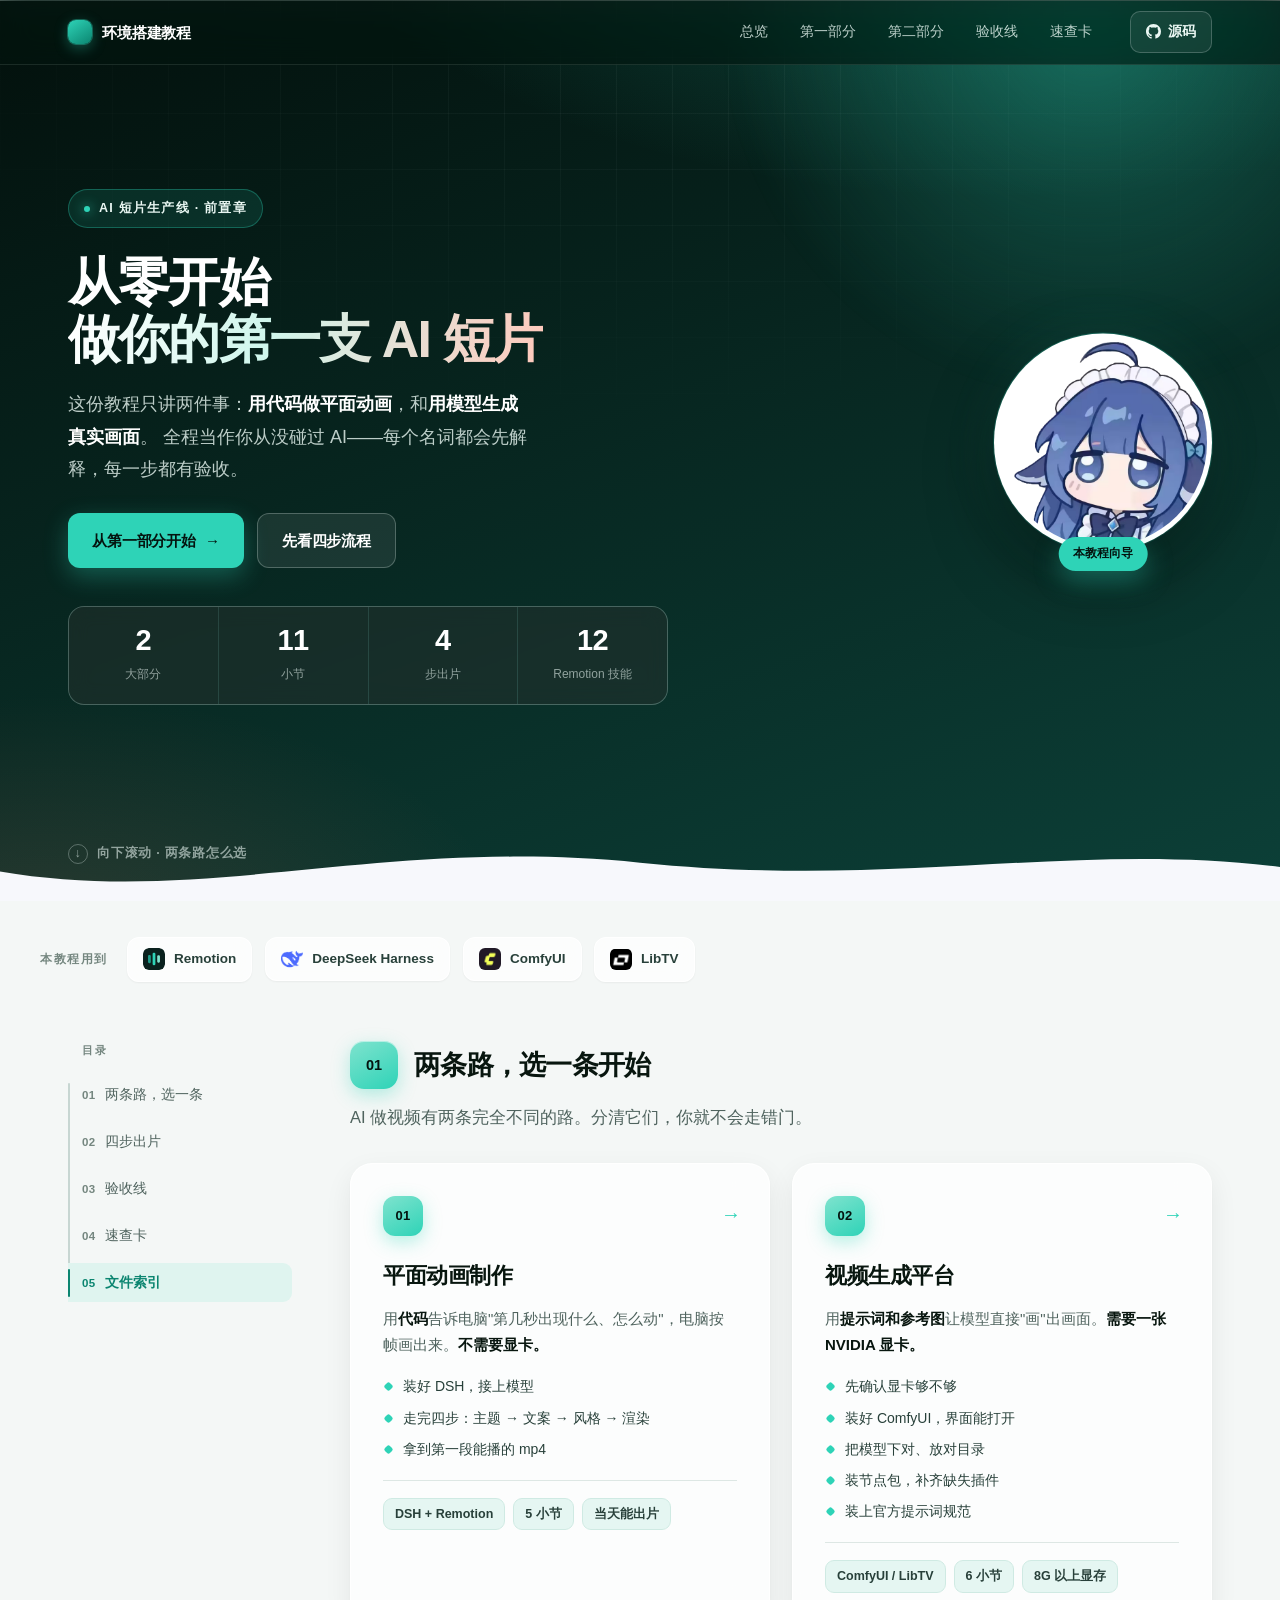
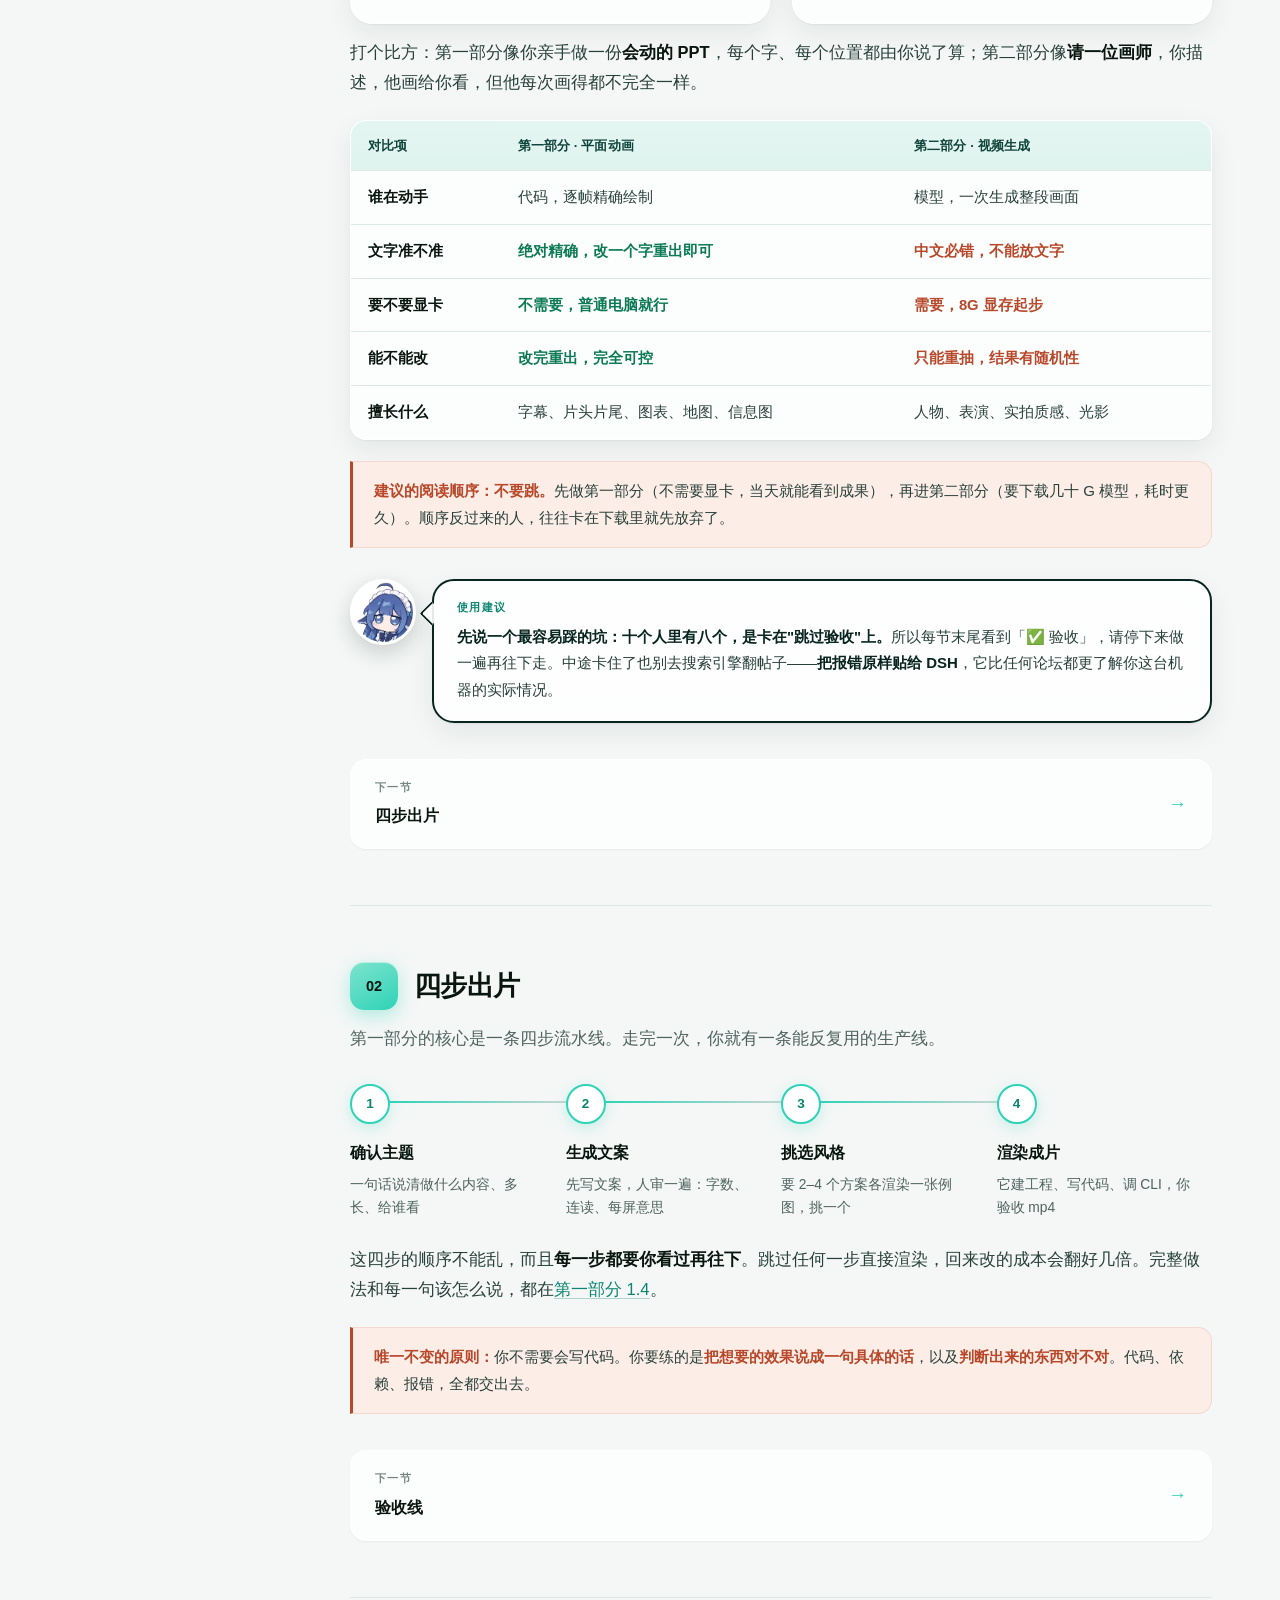
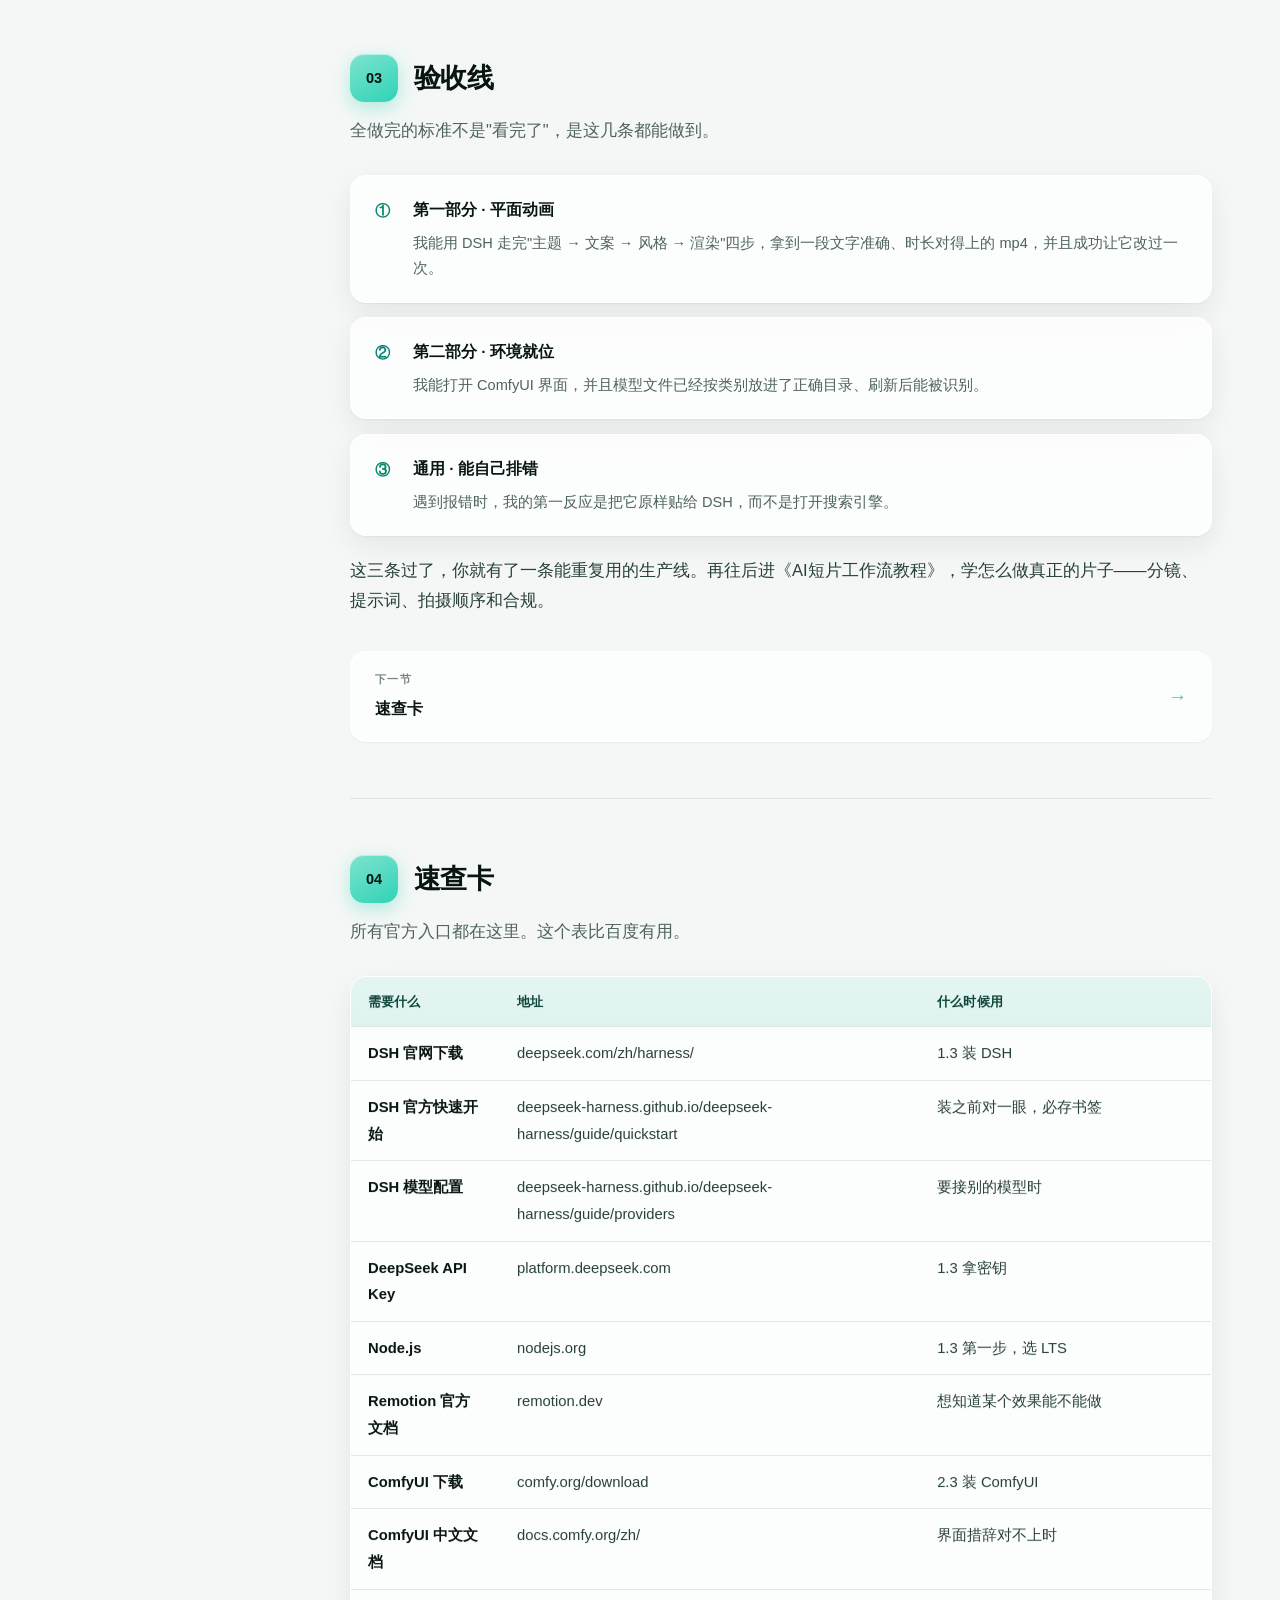
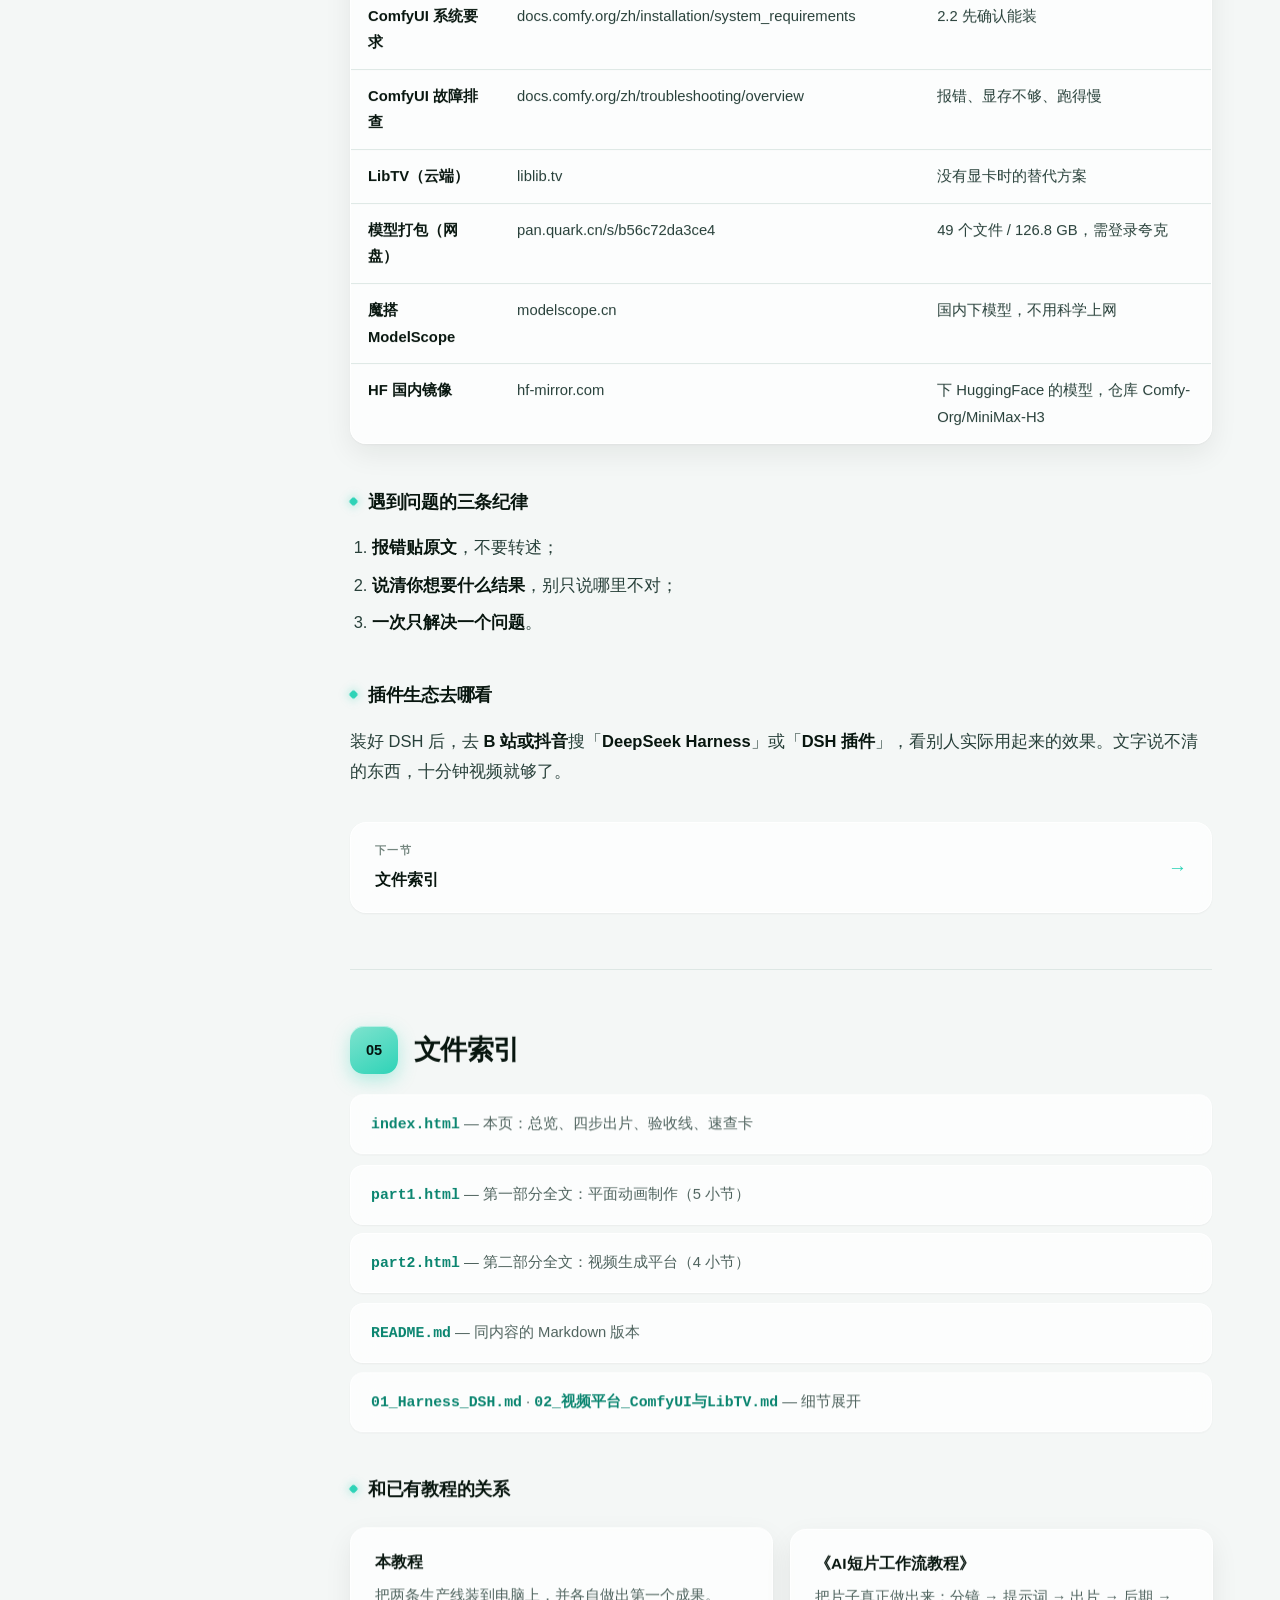
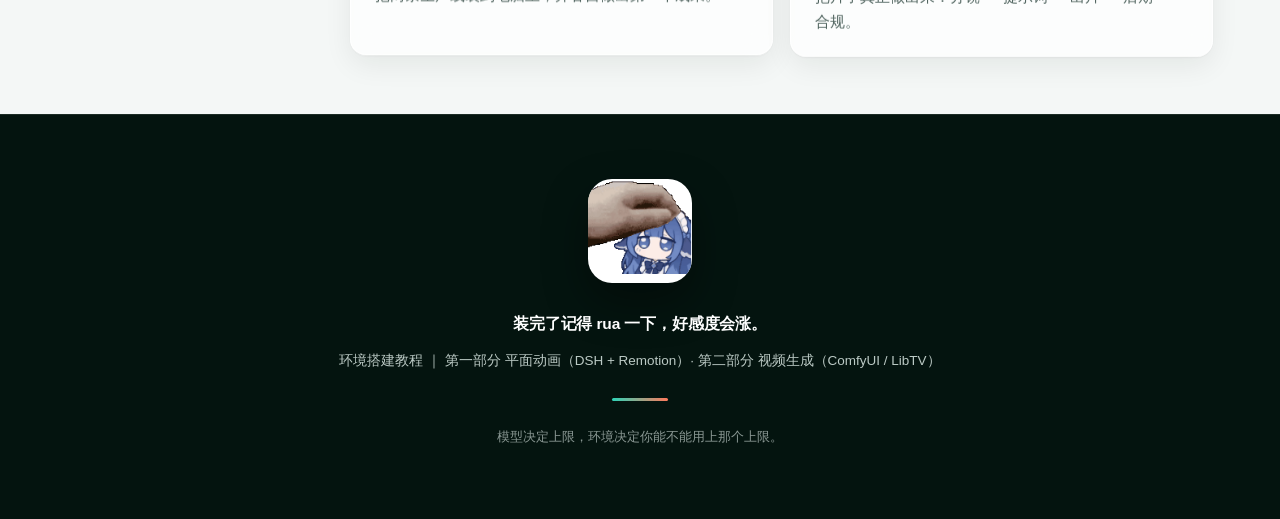
<file: index.html>
<!DOCTYPE html>
<html lang="zh-CN">
<head>
<meta charset="UTF-8">
<meta name="viewport" content="width=device-width, initial-scale=1.0">
<title>环境搭建教程 · 从零做你的第一支 AI 短片</title>
<meta name="description" content="两条 AI 视频生产线：平面动画（DSH + Remotion）与视频生成（ComfyUI / LibTV）。面向从没接触过 AI 的新手。">
<link rel="stylesheet" href="assets/site.css">
</head>
<body>
<a class="skip" href="#main">跳到正文</a>
<div id="progress"></div>

<div class="topbar" id="topbar">
  <div class="bar">
    <a class="brand" href="index.html"><span class="dot"></span>环境搭建教程</a>
    <nav class="topnav" id="topnav">
      <a href="index.html" class="active">总览</a>
      <a href="part1.html">第一部分</a>
      <a href="part2.html">第二部分</a>
      <a href="#accept">验收线</a>
      <a href="#cheat">速查卡</a>
    </nav>
    <a class="gh" href="https://github.com/yukinoNa/env-setup-tutorial" target="_blank" rel="noopener">
      <svg width="15" height="15" viewBox="0 0 16 16" fill="currentColor" aria-hidden="true"><path d="M8 0C3.58 0 0 3.58 0 8c0 3.54 2.29 6.53 5.47 7.59.4.07.55-.17.55-.38 0-.19-.01-.82-.01-1.49-2.01.37-2.53-.49-2.69-.94-.09-.23-.48-.94-.82-1.13-.28-.15-.68-.52-.01-.53.63-.01 1.08.58 1.23.82.72 1.21 1.87.87 2.33.66.07-.52.28-.87.51-1.07-1.78-.2-3.64-.89-3.64-3.95 0-.87.31-1.59.82-2.15-.08-.2-.36-1.02.08-2.12 0 0 .67-.21 2.2.82.64-.18 1.32-.27 2-.27.68 0 1.36.09 2 .27 1.53-1.04 2.2-.82 2.2-.82.44 1.1.16 1.92.08 2.12.51.56.82 1.27.82 2.15 0 3.07-1.87 3.75-3.65 3.95.29.25.54.73.54 1.48 0 1.07-.01 1.93-.01 2.2 0 .21.15.46.55.38A8.013 8.013 0 0016 8c0-4.42-3.58-8-8-8z"/></svg>
      源码
    </a>
  </div>
</div>

<header class="hero">
  <div class="hero-inner">
    <div>
      <span class="eyebrow"><i></i>AI 短片生产线 · 前置章</span>
      <h1>从零开始<br><em>做你的第一支 AI 短片</em></h1>
      <p class="sub">
        这份教程只讲两件事：<b>用代码做平面动画</b>，和<b>用模型生成真实画面</b>。
        全程当作你从没碰过 AI——每个名词都会先解释，每一步都有验收。
      </p>
      <div class="hero-cta">
        <a class="btn btn-primary" href="part1.html">从第一部分开始 <span aria-hidden="true">→</span></a>
        <a class="btn btn-ghost" href="#path">先看四步流程</a>
      </div>
      <div class="kpi">
        <div><b data-count="2">2</b><span>大部分</span></div>
        <div><b data-count="11">11</b><span>小节</span></div>
        <div><b data-count="4">4</b><span>步出片</span></div>
        <div><b data-count="12">12</b><span>Remotion 技能</span></div>
      </div>
    </div>
    <div class="hero-art">
      <span class="halo"></span>
      <img src="assets/whale-girl.png" alt="">
      <span class="tagline">本教程向导</span>
    </div>
  </div>
  <div class="hero-foot">
    <span class="scrollhint"><span class="arrow" aria-hidden="true">↓</span>向下滚动 · 两条路怎么选</span>
  </div>
  <svg class="hero-wave" viewBox="0 0 1440 64" preserveAspectRatio="none" aria-hidden="true">
    <path d="M0,36 C230,68 430,4 720,28 C1010,52 1210,8 1440,32 L1440,64 L0,64 Z" fill="#f7f8fc"/>
  </svg>
</header>

<div class="band">
  <div class="stack">
    <span class="label">本教程用到</span>
    <span class="chip"><img src="assets/brands/remotion.svg" alt="">Remotion</span>
    <span class="chip"><img src="assets/brands/deepseek.png" alt="">DeepSeek Harness</span>
    <span class="chip"><img src="assets/brands/comfyui.png" alt="">ComfyUI</span>
    <span class="chip"><img src="assets/brands/libtv.png" alt="">LibTV</span>
  </div>
</div>

<div class="layout" id="main">
  <aside class="toc" aria-label="页内导航">
    <p class="toc-title">目录</p>
    <ol id="toc">
      <li><a href="#start"><b>01</b>两条路，选一条</a></li>
      <li><a href="#path"><b>02</b>四步出片</a></li>
      <li><a href="#accept"><b>03</b>验收线</a></li>
      <li><a href="#cheat"><b>04</b>速查卡</a></li>
      <li><a href="#files"><b>05</b>文件索引</a></li>
    </ol>
  </aside>

  <main>

<section id="start">
  <div class="sec-head reveal"><span class="sec-num">01</span><h2>两条路，选一条开始</h2></div>
  <p class="lead reveal">AI 做视频有两条完全不同的路。分清它们，你就不会走错门。</p>

  <div class="entries">
    <a class="entry reveal" href="part1.html">
      <span class="go">→</span>
      <span class="no">01</span>
      <h3>平面动画制作</h3>
      <p class="desc">用<b>代码</b>告诉电脑"第几秒出现什么、怎么动"，电脑按帧画出来。<b>不需要显卡。</b></p>
      <ul class="pts">
        <li>装好 DSH，接上模型</li>
        <li>走完四步：主题 → 文案 → 风格 → 渲染</li>
        <li>拿到第一段能播的 mp4</li>
      </ul>
      <div class="meta">
        <span>DSH + Remotion</span>
        <span>5 小节</span>
        <span>当天能出片</span>
      </div>
    </a>

    <a class="entry reveal" href="part2.html">
      <span class="go">→</span>
      <span class="no">02</span>
      <h3>视频生成平台</h3>
      <p class="desc">用<b>提示词和参考图</b>让模型直接"画"出画面。<b>需要一张 NVIDIA 显卡。</b></p>
      <ul class="pts">
        <li>先确认显卡够不够</li>
        <li>装好 ComfyUI，界面能打开</li>
        <li>把模型下对、放对目录</li>
        <li>装节点包，补齐缺失插件</li>
        <li>装上官方提示词规范</li>
      </ul>
      <div class="meta">
        <span>ComfyUI / LibTV</span>
        <span>6 小节</span>
        <span>8G 以上显存</span>
      </div>
    </a>
  </div>

  <p class="reveal">打个比方：第一部分像你亲手做一份<b>会动的 PPT</b>，每个字、每个位置都由你说了算；第二部分像<b>请一位画师</b>，你描述，他画给你看，但他每次画得都不完全一样。</p>

  <div class="tbl-wrap reveal">
    <table>
      <tr><th>对比项</th><th>第一部分 · 平面动画</th><th>第二部分 · 视频生成</th></tr>
      <tr><td>谁在动手</td><td>代码，逐帧精确绘制</td><td>模型，一次生成整段画面</td></tr>
      <tr><td>文字准不准</td><td class="win">绝对精确，改一个字重出即可</td><td class="lose">中文必错，不能放文字</td></tr>
      <tr><td>要不要显卡</td><td class="win">不需要，普通电脑就行</td><td class="lose">需要，8G 显存起步</td></tr>
      <tr><td>能不能改</td><td class="win">改完重出，完全可控</td><td class="lose">只能重抽，结果有随机性</td></tr>
      <tr><td>擅长什么</td><td>字幕、片头片尾、图表、地图、信息图</td><td>人物、表演、实拍质感、光影</td></tr>
    </table>
  </div>

  <div class="warn reveal">
    <b>建议的阅读顺序：不要跳。</b>先做第一部分（不需要显卡，当天就能看到成果），再进第二部分（要下载几十 G 模型，耗时更久）。顺序反过来的人，往往卡在下载里就先放弃了。
  </div>

  <div class="whale reveal">
    <img src="assets/whale-girl.png" alt="">
    <div class="bubble">
      <div class="who">使用建议</div>
      <p><b>先说一个最容易踩的坑：十个人里有八个，是卡在"跳过验收"上。</b>所以每节末尾看到「✅ 验收」，请停下来做一遍再往下走。中途卡住了也别去搜索引擎翻帖子——<b>把报错原样贴给 DSH</b>，它比任何论坛都更了解你这台机器的实际情况。</p>
    </div>
  </div>
</section>

<section id="path">
  <div class="sec-head reveal"><span class="sec-num">02</span><h2>四步出片</h2></div>
  <p class="lead reveal">第一部分的核心是一条四步流水线。走完一次，你就有一条能反复用的生产线。</p>

  <div class="road reveal">
    <div class="step">
      <h4>确认主题</h4>
      <p>一句话说清做什么内容、多长、给谁看</p>
    </div>
    <div class="step">
      <h4>生成文案</h4>
      <p>先写文案，人审一遍：字数、连读、每屏意思</p>
    </div>
    <div class="step">
      <h4>挑选风格</h4>
      <p>要 2–4 个方案各渲染一张例图，挑一个</p>
    </div>
    <div class="step">
      <h4>渲染成片</h4>
      <p>它建工程、写代码、调 CLI，你验收 mp4</p>
    </div>
  </div>

  <p class="reveal">这四步的顺序不能乱，而且<b>每一步都要你看过再往下</b>。跳过任何一步直接渲染，回来改的成本会翻好几倍。完整做法和每一句该怎么说，都在<a href="part1.html#p1-4">第一部分 1.4</a>。</p>

  <div class="warn reveal">
    <b>唯一不变的原则：</b>你不需要会写代码。你要练的是<b>把想要的效果说成一句具体的话</b>，以及<b>判断出来的东西对不对</b>。代码、依赖、报错，全都交出去。
  </div>
</section>

<section id="accept">
  <div class="sec-head reveal"><span class="sec-num">03</span><h2>验收线</h2></div>
  <p class="lead reveal">全做完的标准不是"看完了"，是这几条都能做到。</p>

  <div class="rules">
    <div class="card rule reveal"><b class="n">①</b><div><p>第一部分 · 平面动画
      <span class="why">我能用 DSH 走完"主题 → 文案 → 风格 → 渲染"四步，拿到一段文字准确、时长对得上的 mp4，并且成功让它改过一次。</span></p></div></div>
    <div class="card rule reveal"><b class="n">②</b><div><p>第二部分 · 环境就位
      <span class="why">我能打开 ComfyUI 界面，并且模型文件已经按类别放进了正确目录、刷新后能被识别。</span></p></div></div>
    <div class="card rule reveal"><b class="n">③</b><div><p>通用 · 能自己排错
      <span class="why">遇到报错时，我的第一反应是把它原样贴给 DSH，而不是打开搜索引擎。</span></p></div></div>
  </div>

  <p class="reveal">这三条过了，你就有了一条能重复用的生产线。再往后进《AI短片工作流教程》，学怎么做真正的片子——分镜、提示词、拍摄顺序和合规。</p>
</section>

<section id="cheat">
  <div class="sec-head reveal"><span class="sec-num">04</span><h2>速查卡</h2></div>
  <p class="lead reveal">所有官方入口都在这里。这个表比百度有用。</p>

  <div class="tbl-wrap reveal">
    <table>
      <tr><th>需要什么</th><th>地址</th><th>什么时候用</th></tr>
      <tr><td>DSH 官网下载</td><td>deepseek.com/zh/harness/</td><td>1.3 装 DSH</td></tr>
      <tr><td>DSH 官方快速开始</td><td>deepseek-harness.github.io/deepseek-harness/guide/quickstart</td><td>装之前对一眼，必存书签</td></tr>
      <tr><td>DSH 模型配置</td><td>deepseek-harness.github.io/deepseek-harness/guide/providers</td><td>要接别的模型时</td></tr>
      <tr><td>DeepSeek API Key</td><td>platform.deepseek.com</td><td>1.3 拿密钥</td></tr>
      <tr><td>Node.js</td><td>nodejs.org</td><td>1.3 第一步，选 LTS</td></tr>
      <tr><td>Remotion 官方文档</td><td>remotion.dev</td><td>想知道某个效果能不能做</td></tr>
      <tr><td>ComfyUI 下载</td><td>comfy.org/download</td><td>2.3 装 ComfyUI</td></tr>
      <tr><td>ComfyUI 中文文档</td><td>docs.comfy.org/zh/</td><td>界面措辞对不上时</td></tr>
      <tr><td>ComfyUI 系统要求</td><td>docs.comfy.org/zh/installation/system_requirements</td><td>2.2 先确认能装</td></tr>
      <tr><td>ComfyUI 故障排查</td><td>docs.comfy.org/zh/troubleshooting/overview</td><td>报错、显存不够、跑得慢</td></tr>
      <tr><td>LibTV（云端）</td><td>liblib.tv</td><td>没有显卡时的替代方案</td></tr>
      <tr><td>模型打包（网盘）</td><td>pan.quark.cn/s/b56c72da3ce4</td><td>49 个文件 / 126.8 GB，需登录夸克</td></tr>
      <tr><td>魔搭 ModelScope</td><td>modelscope.cn</td><td>国内下模型，不用科学上网</td></tr>
      <tr><td>HF 国内镜像</td><td>hf-mirror.com</td><td>下 HuggingFace 的模型，仓库 Comfy-Org/MiniMax-H3</td></tr>
    </table>
  </div>

  <h3 class="reveal">遇到问题的三条纪律</h3>
  <ol class="reveal">
    <li><b>报错贴原文</b>，不要转述；</li>
    <li><b>说清你想要什么结果</b>，别只说哪里不对；</li>
    <li><b>一次只解决一个问题</b>。</li>
  </ol>

  <h3 class="reveal">插件生态去哪看</h3>
  <p class="reveal">装好 DSH 后，去 <b>B 站或抖音</b>搜「<b>DeepSeek Harness</b>」或「<b>DSH 插件</b>」，看别人实际用起来的效果。文字说不清的东西，十分钟视频就够了。</p>
</section>

<section id="files">
  <div class="sec-head reveal"><span class="sec-num">05</span><h2>文件索引</h2></div>
  <ul class="files">
    <li class="reveal"><b>index.html</b> — 本页：总览、四步出片、验收线、速查卡</li>
    <li class="reveal"><b>part1.html</b> — 第一部分全文：平面动画制作（5 小节）</li>
    <li class="reveal"><b>part2.html</b> — 第二部分全文：视频生成平台（4 小节）</li>
    <li class="reveal"><b>README.md</b> — 同内容的 Markdown 版本</li>
    <li class="reveal"><b>01_Harness_DSH.md</b> · <b>02_视频平台_ComfyUI与LibTV.md</b> — 细节展开</li>
  </ul>

  <h3 class="reveal">和已有教程的关系</h3>
  <div class="grid2">
    <div class="card rule reveal"><div><p>本教程<span class="why">把两条生产线装到电脑上，并各自做出第一个成果。</span></p></div></div>
    <div class="card rule reveal"><div><p>《AI短片工作流教程》<span class="why">把片子真正做出来：分镜 → 提示词 → 出片 → 后期 → 合规。</span></p></div></div>
  </div>
</section>

  </main>
</div>

<footer>
  <img class="rua" id="rua" src="assets/rua.gif" alt="rua">
  <p class="quote">装完了记得 rua 一下，好感度会涨。</p>
  <div class="meta">环境搭建教程 ｜ 第一部分 平面动画（DSH + Remotion）· 第二部分 视频生成（ComfyUI / LibTV）</div>
  <div class="rule-line"></div>
  <div class="fine">模型决定上限，环境决定你能不能用上那个上限。</div>
</footer>

<script src="assets/gsap.min.js"></script>
<script src="assets/ScrollTrigger.min.js"></script>
<script src="assets/site.js"></script>
</body>
</html>
</file>
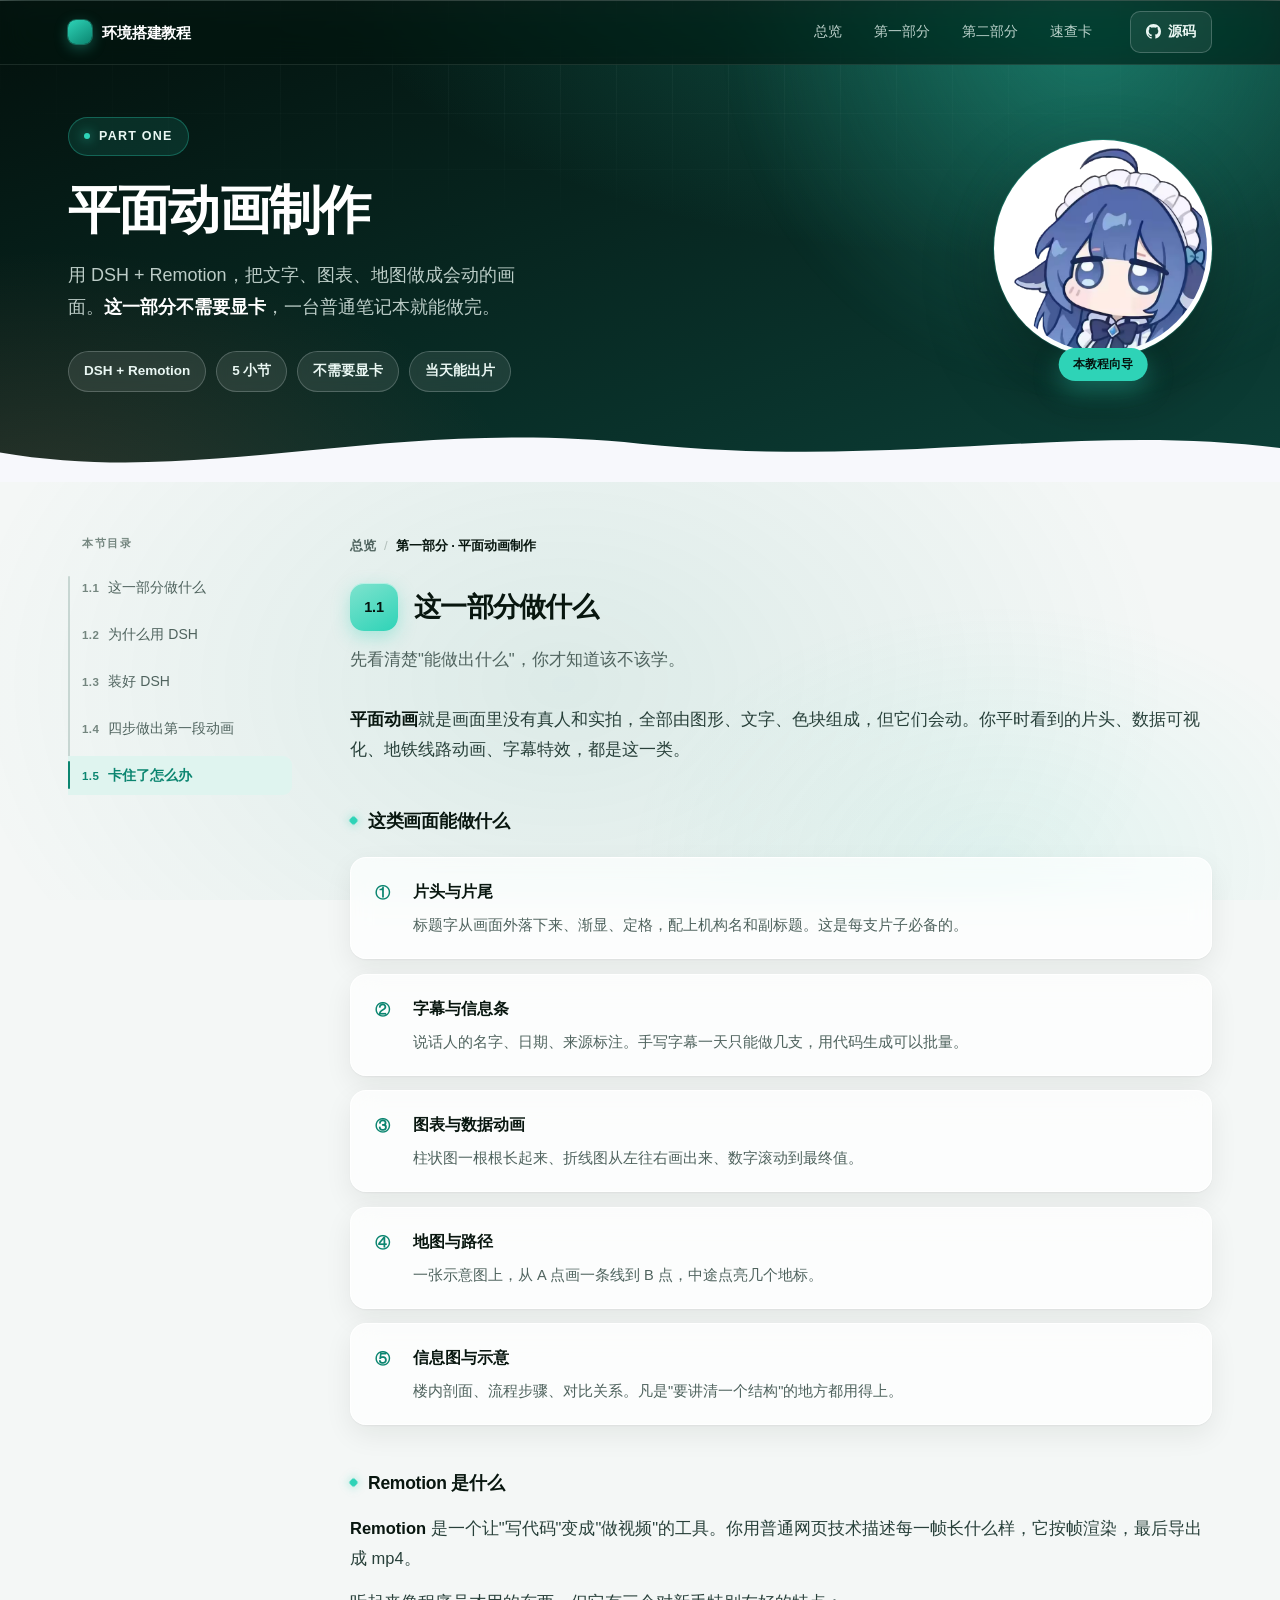
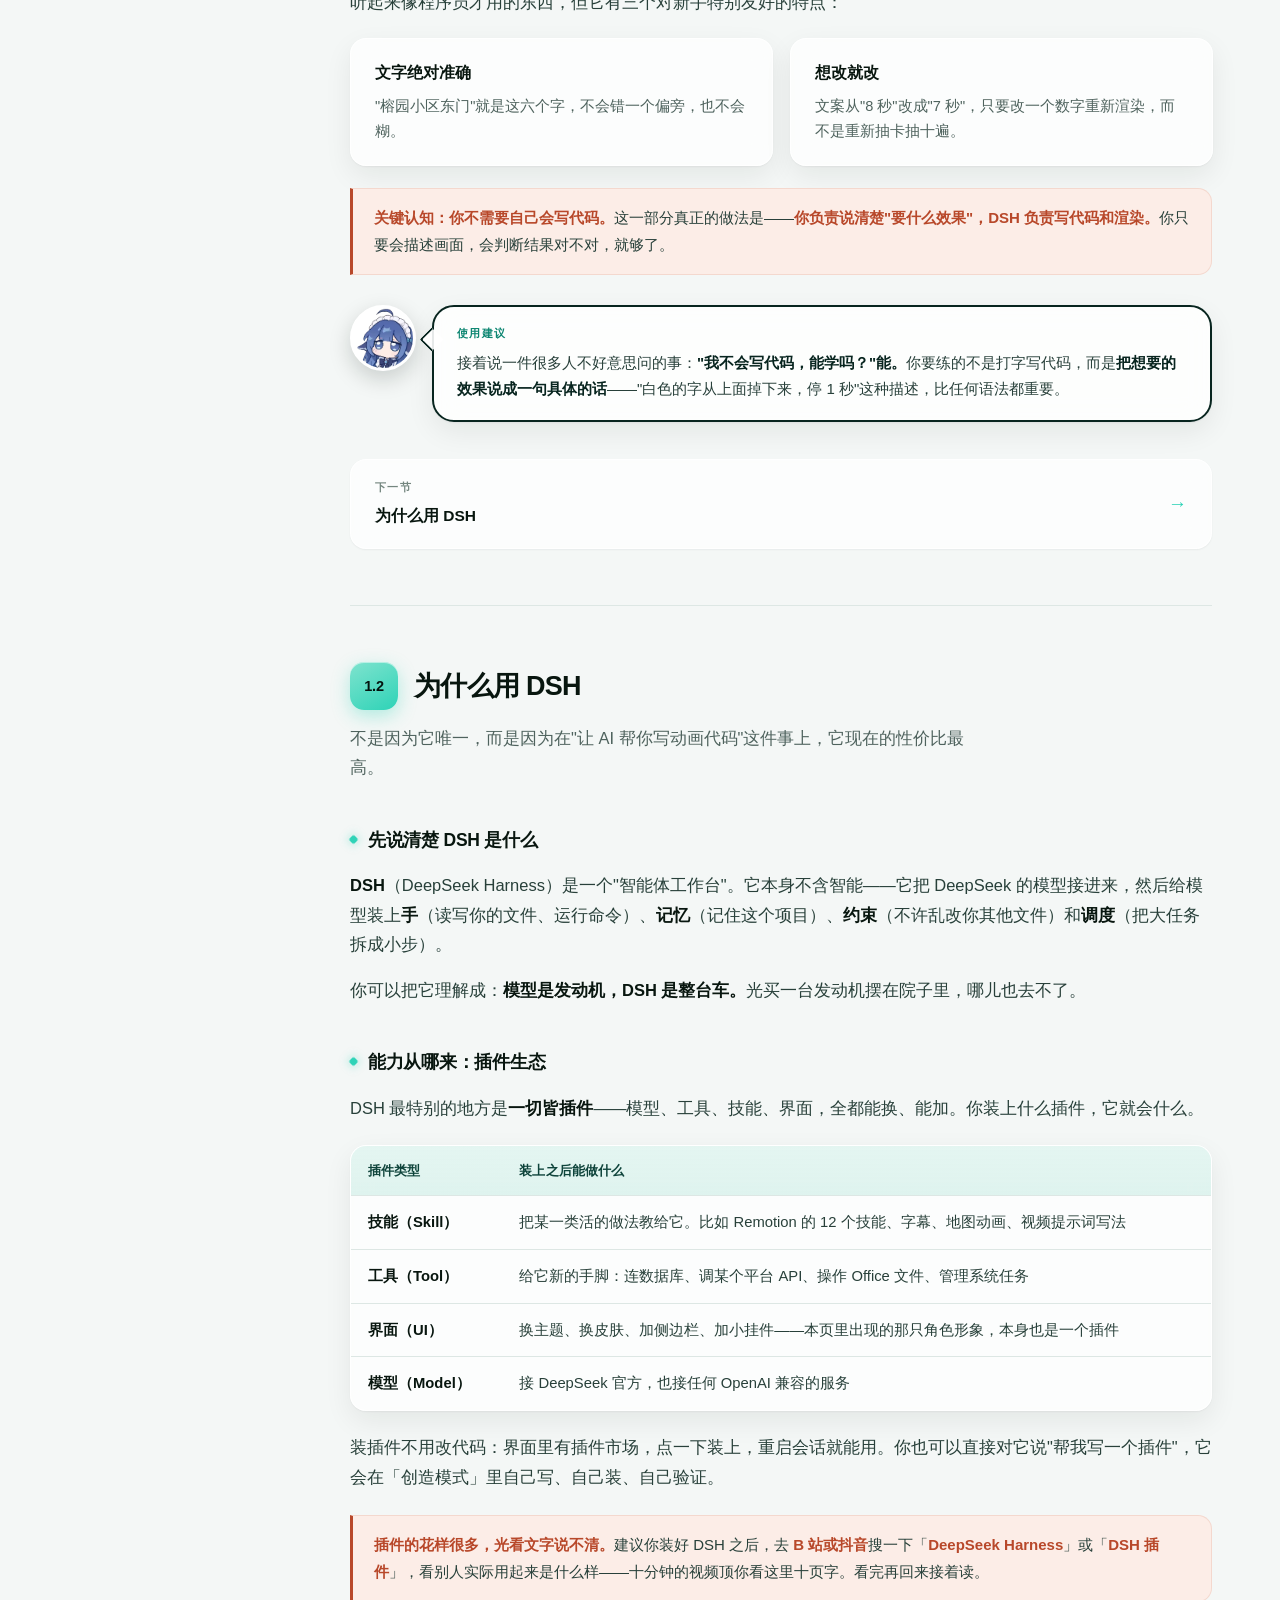
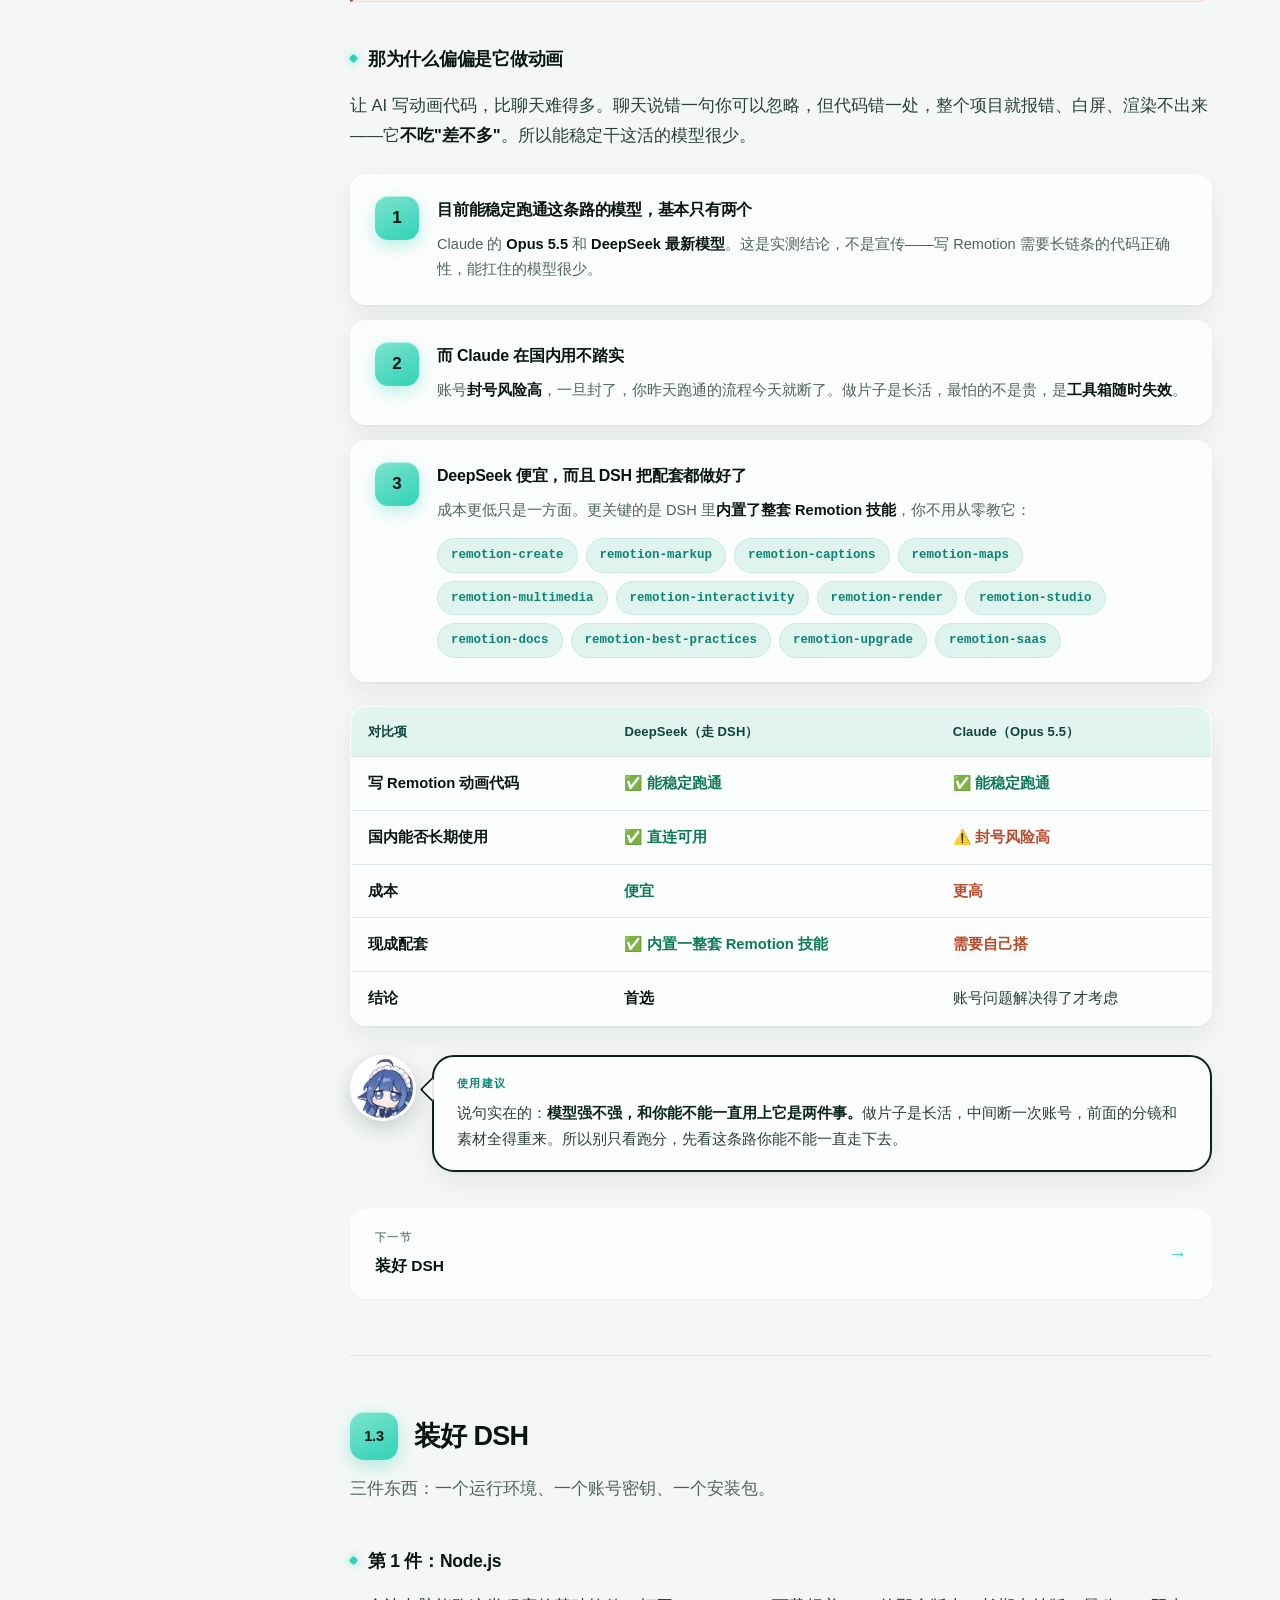
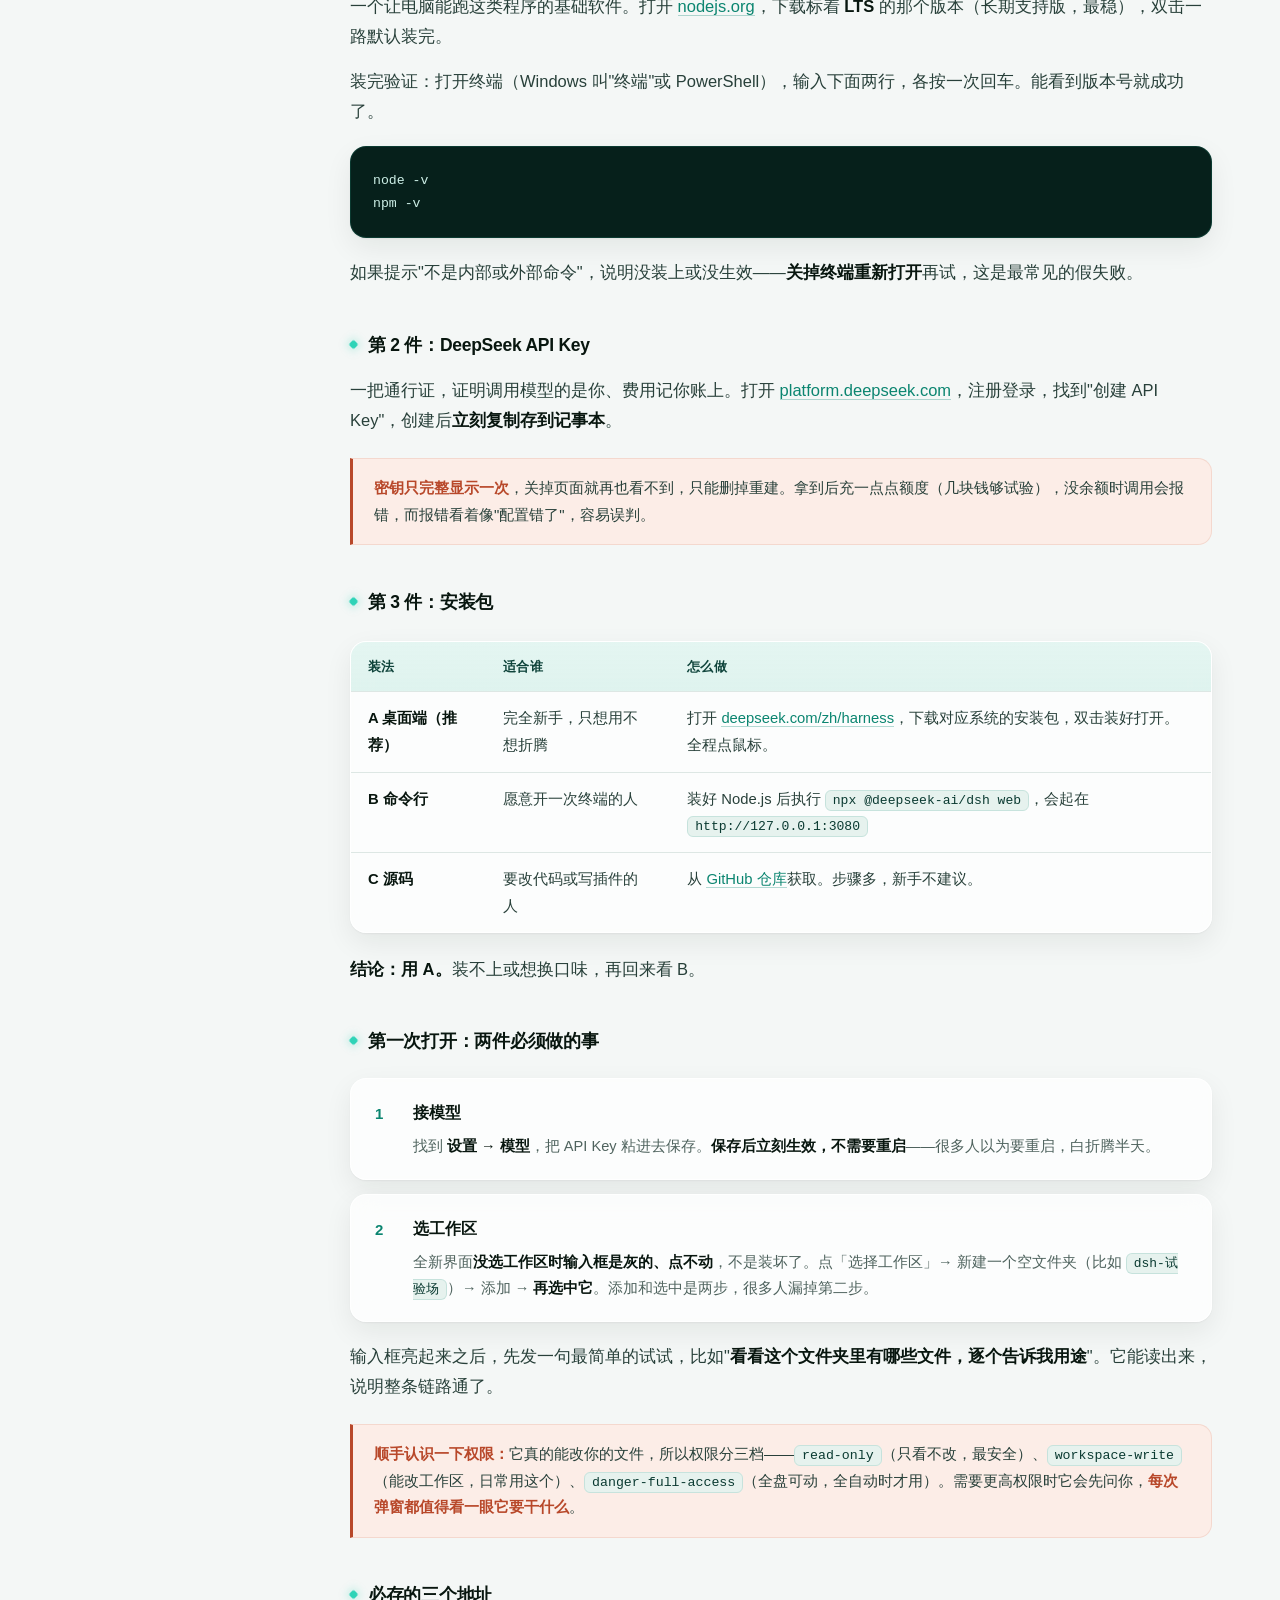
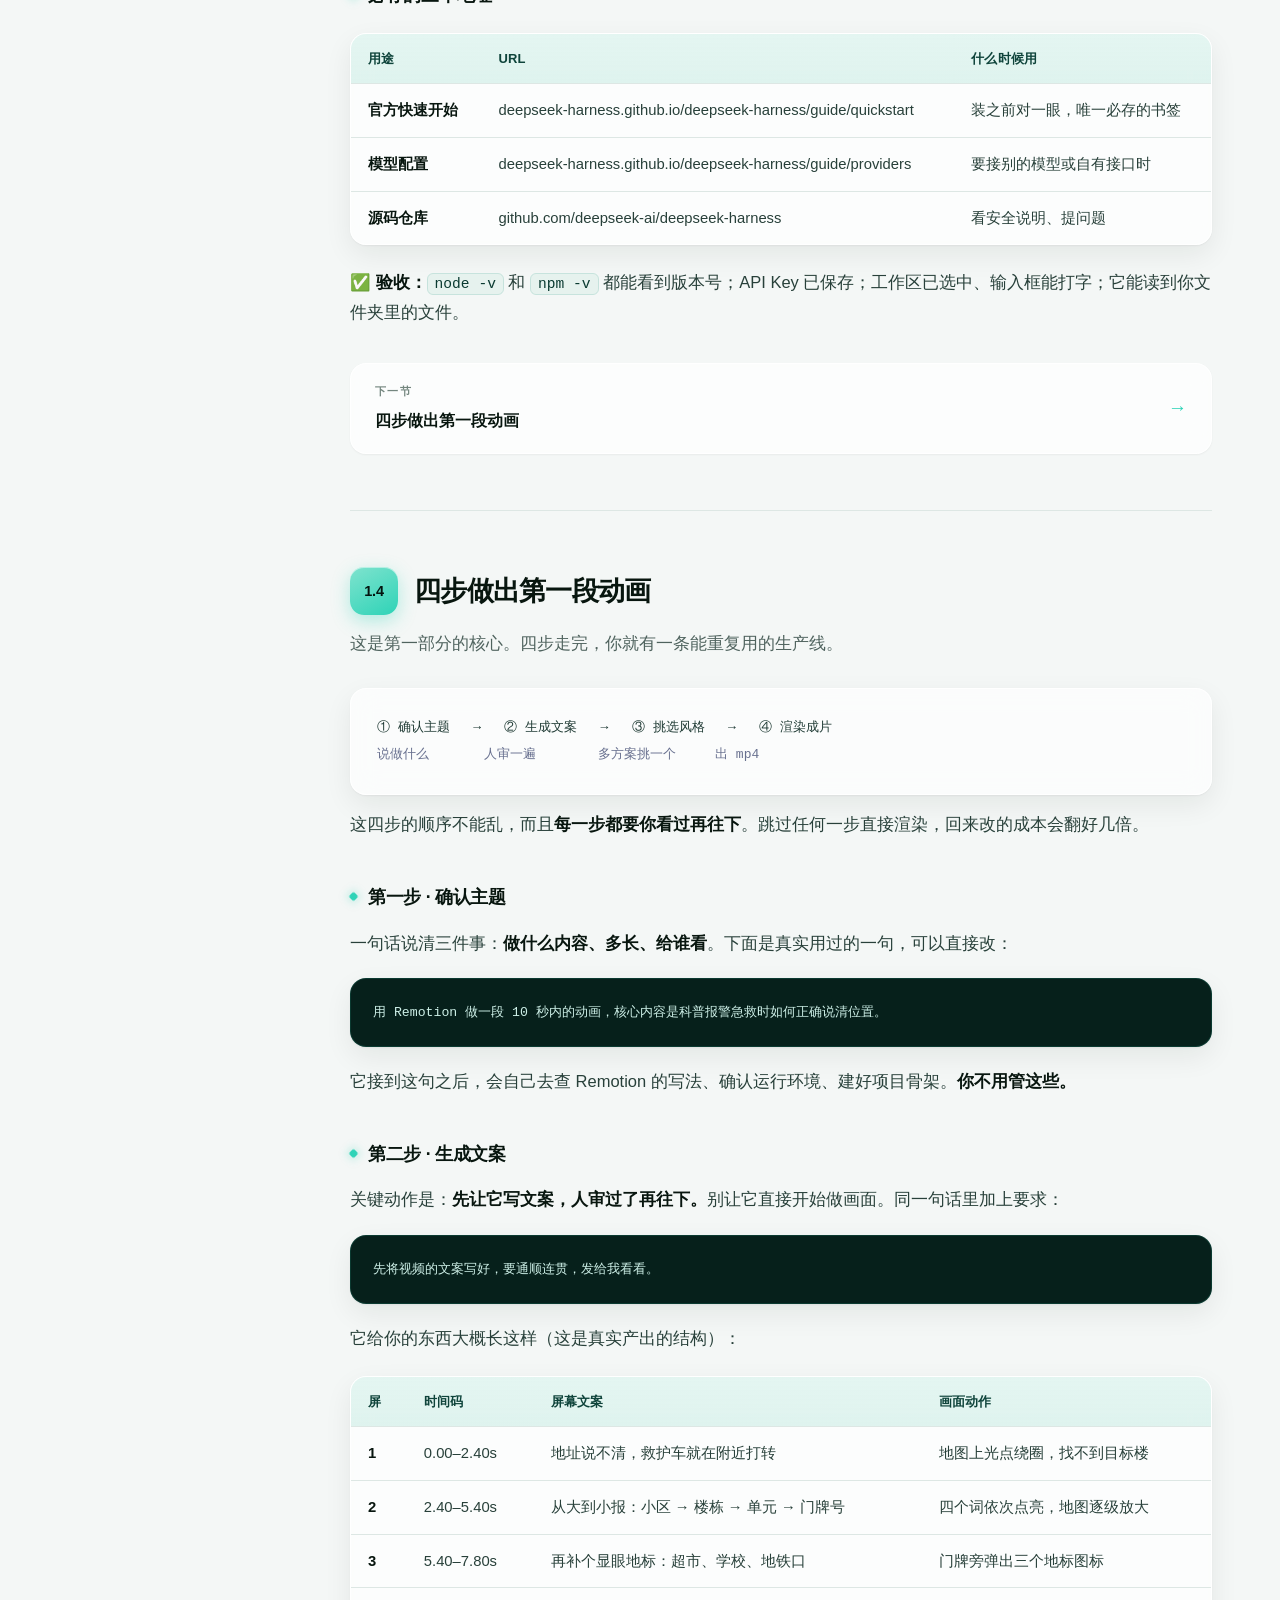
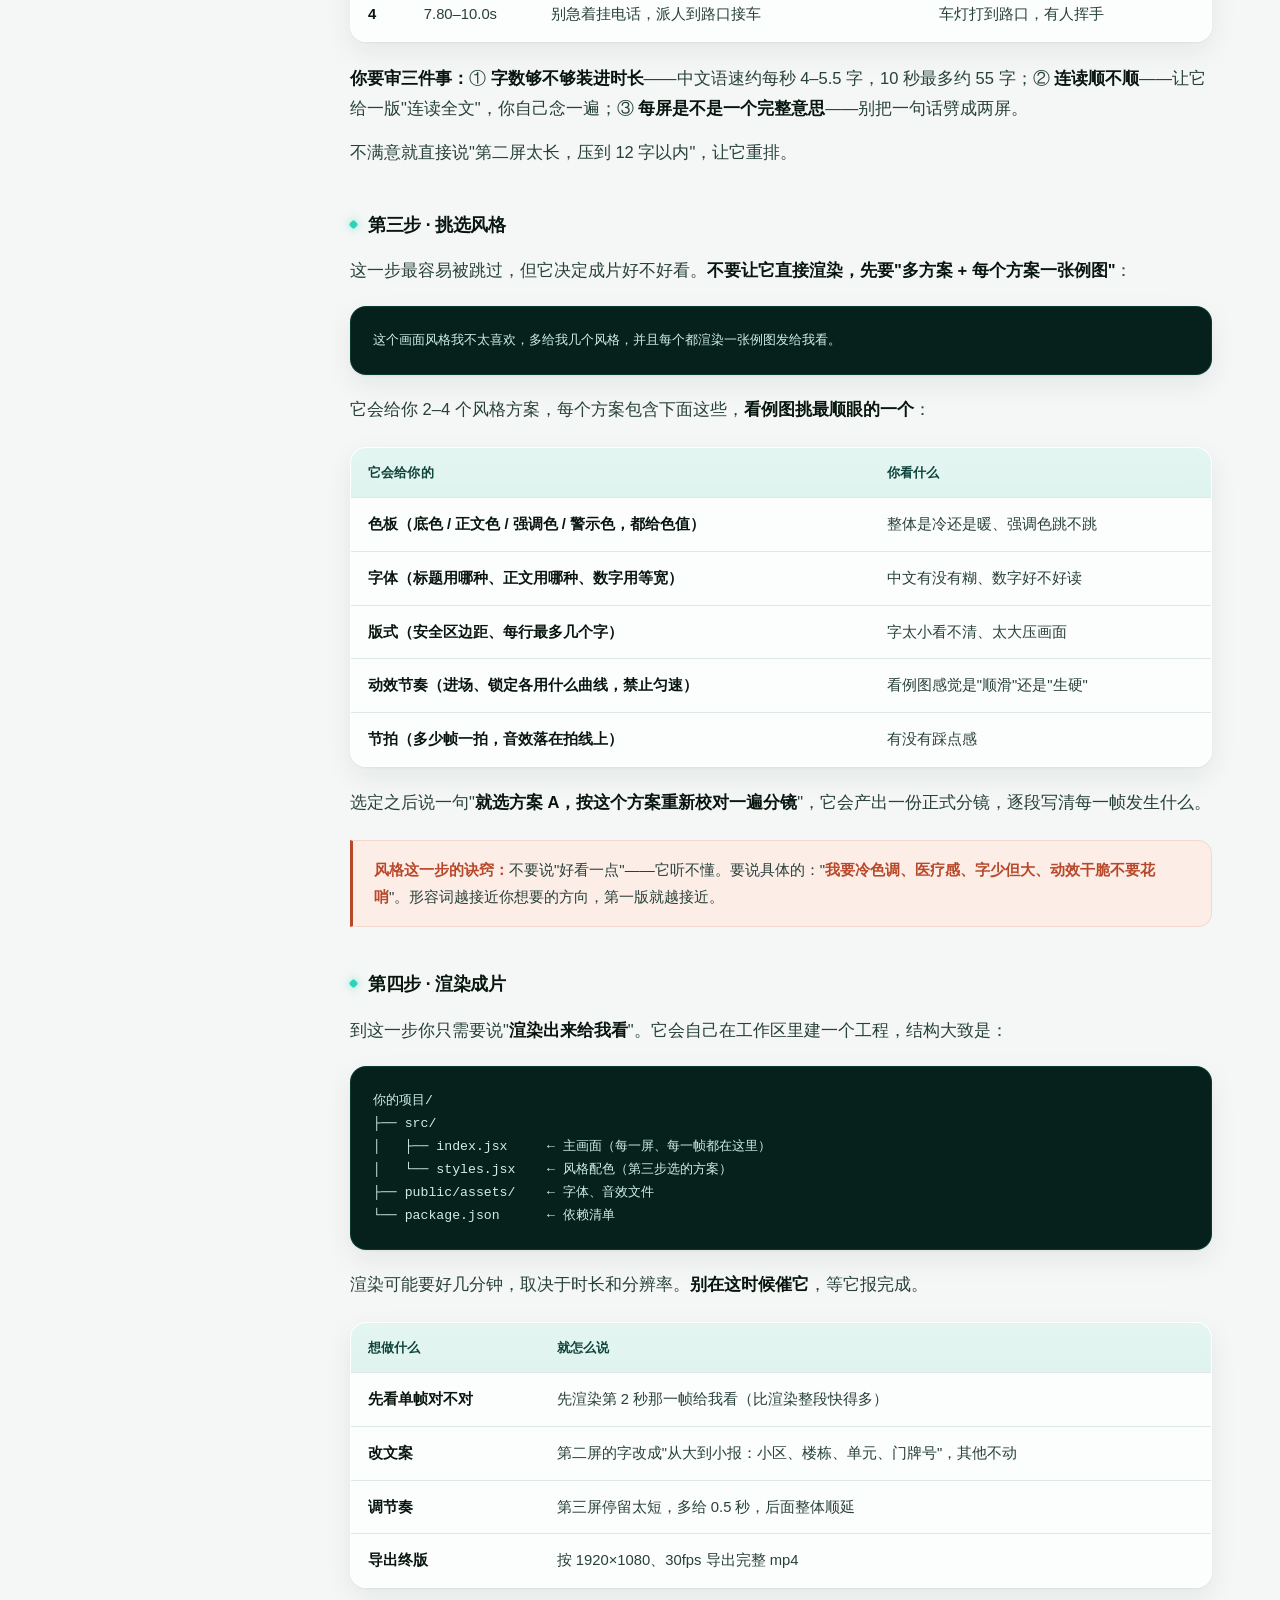
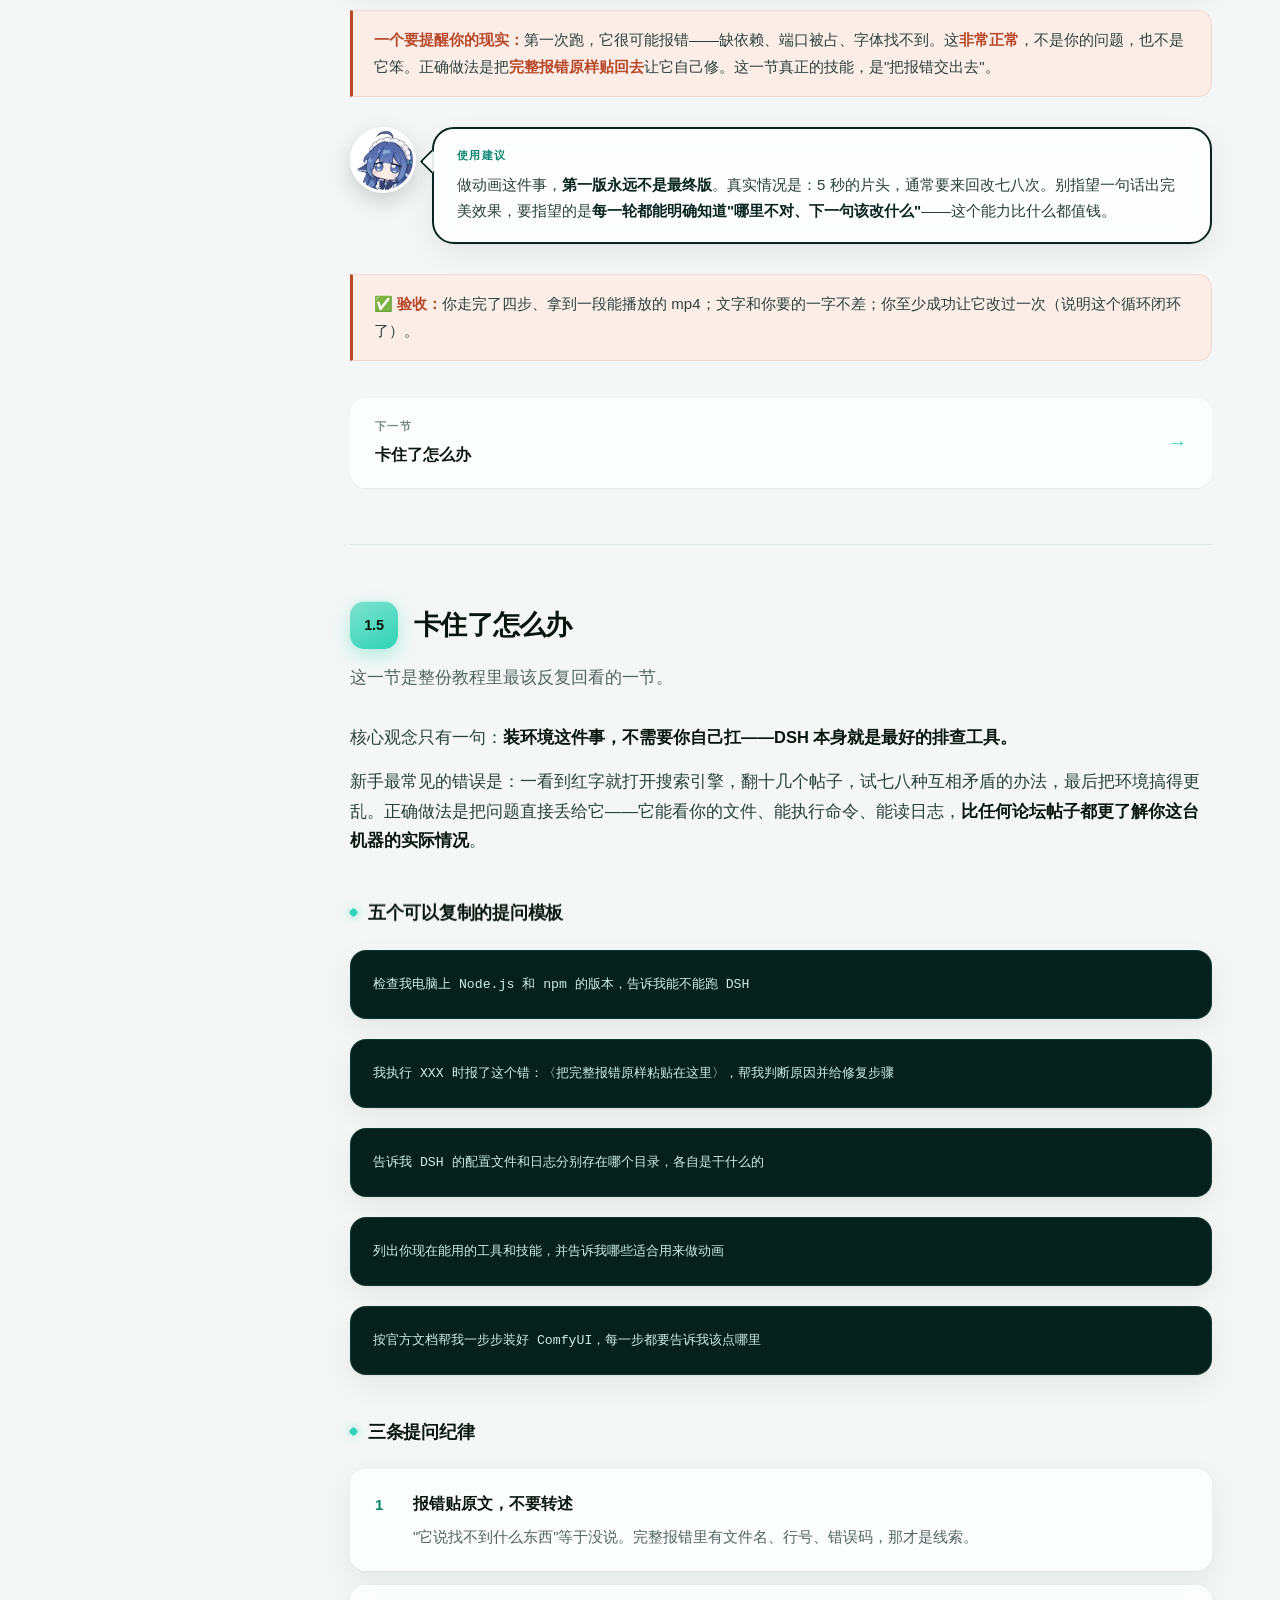
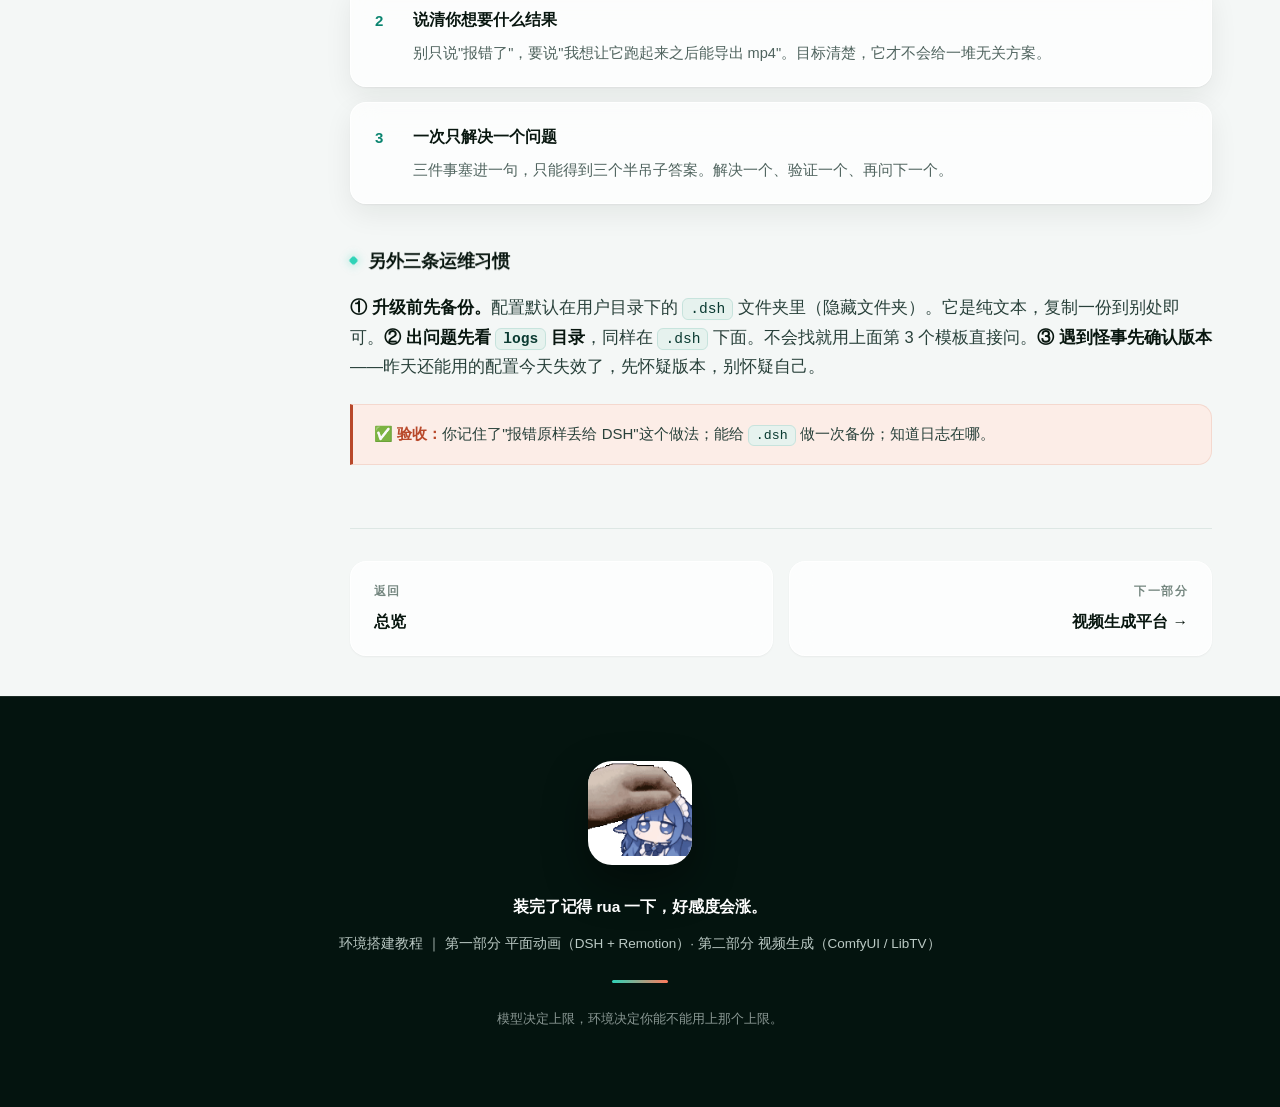
<file: part1.html>
<!DOCTYPE html>
<html lang="zh-CN">
<head>
<meta charset="UTF-8">
<meta name="viewport" content="width=device-width, initial-scale=1.0">
<title>第一部分 · 平面动画制作 · 环境搭建教程</title>
<meta name="description" content="用 DSH + Remotion 做平面动画：确认主题、生成文案、挑选风格、渲染成片。不需要显卡。">
<link rel="stylesheet" href="assets/site.css">
</head>
<body>
<a class="skip" href="#main">跳到正文</a>
<div id="progress"></div>

<div class="topbar" id="topbar">
  <div class="bar">
    <a class="brand" href="index.html"><span class="dot"></span>环境搭建教程</a>
    <nav class="topnav" id="topnav">
      <a href="index.html">总览</a>
      <a href="part1.html" class="active">第一部分</a>
      <a href="part2.html">第二部分</a>
      <a href="index.html#cheat">速查卡</a>
    </nav>
    <a class="gh" href="https://github.com/yukinoNa/env-setup-tutorial" target="_blank" rel="noopener"><svg width="15" height="15" viewBox="0 0 16 16" fill="currentColor" aria-hidden="true"><path d="M8 0C3.58 0 0 3.58 0 8c0 3.54 2.29 6.53 5.47 7.59.4.07.55-.17.55-.38 0-.19-.01-.82-.01-1.49-2.01.37-2.53-.49-2.69-.94-.09-.23-.48-.94-.82-1.13-.28-.15-.68-.52-.01-.53.63-.01 1.08.58 1.23.82.72 1.21 1.87.87 2.33.66.07-.52.28-.87.51-1.07-1.78-.2-3.64-.89-3.64-3.95 0-.87.31-1.59.82-2.15-.08-.2-.36-1.02.08-2.12 0 0 .67-.21 2.2.82.64-.18 1.32-.27 2-.27.68 0 1.36.09 2 .27 1.53-1.04 2.2-.82 2.2-.82.44 1.1.16 1.92.08 2.12.51.56.82 1.27.82 2.15 0 3.07-1.87 3.75-3.65 3.95.29.25.54.73.54 1.48 0 1.07-.01 1.93-.01 2.2 0 .21.15.46.55.38A8.013 8.013 0 0016 8c0-4.42-3.58-8-8-8z"/></svg> 源码</a>
  </div>
</div>

<header class="hero compact">
  <div class="hero-inner">
    <div>
      <span class="eyebrow"><i></i>Part One</span>
      <h1>平面动画制作</h1>
      <p class="sub">用 DSH + Remotion，把文字、图表、地图做成会动的画面。<b>这一部分不需要显卡</b>，一台普通笔记本就能做完。</p>
      <div class="hero-chips"><span>DSH + Remotion</span><span>5 小节</span><span>不需要显卡</span><span>当天能出片</span></div>
    </div>
    <div class="hero-art">
      <span class="halo"></span>
      <img src="assets/whale-girl.png" alt="">
      <span class="tagline">本教程向导</span>
    </div>
  </div>
  <svg class="hero-wave" viewBox="0 0 1440 64" preserveAspectRatio="none" aria-hidden="true">
    <path d="M0,36 C230,68 430,4 720,28 C1010,52 1210,8 1440,32 L1440,64 L0,64 Z" fill="#f7f8fc"/>
  </svg>
</header>

<div class="layout" id="main">
  <aside class="toc" aria-label="本节目录">
    <p class="toc-title">本节目录</p>
    <ol id="toc">
      <li><a href="#p1-1"><b>1.1</b>这一部分做什么</a></li>
      <li><a href="#p1-2"><b>1.2</b>为什么用 DSH</a></li>
      <li><a href="#p1-3"><b>1.3</b>装好 DSH</a></li>
      <li><a href="#p1-4"><b>1.4</b>四步做出第一段动画</a></li>
      <li><a href="#p1-5"><b>1.5</b>卡住了怎么办</a></li>
    </ol>
  </aside>
  <main>
  <nav class="crumbs" aria-label="面包屑">
    <a href="index.html">总览</a>
    <span class="sep">/</span>
    <span class="cur">第一部分 · 平面动画制作</span>
  </nav>
<section id="p1">
  <div class="sec-head reveal" id="p1-1"><span class="sec-num">1.1</span><h2>这一部分做什么</h2></div>
  <p class="lead reveal">先看清楚"能做出什么"，你才知道该不该学。</p>

  <p class="reveal"><b>平面动画</b>就是画面里没有真人和实拍，全部由图形、文字、色块组成，但它们会动。你平时看到的片头、数据可视化、地铁线路动画、字幕特效，都是这一类。</p>

  <h3 class="reveal">这类画面能做什么</h3>
  <div class="rules">
    <div class="card rule reveal"><b class="n">①</b><div><p>片头与片尾
      <span class="why">标题字从画面外落下来、渐显、定格，配上机构名和副标题。这是每支片子必备的。</span></p></div></div>
    <div class="card rule reveal"><b class="n">②</b><div><p>字幕与信息条
      <span class="why">说话人的名字、日期、来源标注。手写字幕一天只能做几支，用代码生成可以批量。</span></p></div></div>
    <div class="card rule reveal"><b class="n">③</b><div><p>图表与数据动画
      <span class="why">柱状图一根根长起来、折线图从左往右画出来、数字滚动到最终值。</span></p></div></div>
    <div class="card rule reveal"><b class="n">④</b><div><p>地图与路径
      <span class="why">一张示意图上，从 A 点画一条线到 B 点，中途点亮几个地标。</span></p></div></div>
    <div class="card rule reveal"><b class="n">⑤</b><div><p>信息图与示意
      <span class="why">楼内剖面、流程步骤、对比关系。凡是"要讲清一个结构"的地方都用得上。</span></p></div></div>
  </div>

  <h3 class="reveal">Remotion 是什么</h3>
  <p class="reveal"><b>Remotion</b> 是一个让"写代码"变成"做视频"的工具。你用普通网页技术描述每一帧长什么样，它按帧渲染，最后导出成 mp4。</p>
  <p class="reveal">听起来像程序员才用的东西，但它有三个对新手特别友好的特点：</p>

  <div class="grid2">
    <div class="card rule reveal"><div><p>文字绝对准确<span class="why">"榕园小区东门"就是这六个字，不会错一个偏旁，也不会糊。</span></p></div></div>
    <div class="card rule reveal"><div><p>想改就改<span class="why">文案从"8 秒"改成"7 秒"，只要改一个数字重新渲染，而不是重新抽卡抽十遍。</span></p></div></div>
  </div>

  <div class="warn reveal">
    <b>关键认知：你不需要自己会写代码。</b>这一部分真正的做法是——<b>你负责说清楚"要什么效果"，DSH 负责写代码和渲染。</b>你只要会描述画面，会判断结果对不对，就够了。
  </div>

  <div class="whale reveal">
    <img src="assets/whale-girl.png" alt="">
    <div class="bubble">
      <div class="who">使用建议</div>
      <p>接着说一件很多人不好意思问的事：<b>"我不会写代码，能学吗？"能。</b>你要练的不是打字写代码，而是<b>把想要的效果说成一句具体的话</b>——"白色的字从上面掉下来，停 1 秒"这种描述，比任何语法都重要。</p>
    </div>
  </div>
</section>

<section id="p1-2">
  <div class="sec-head reveal"><span class="sec-num">1.2</span><h2>为什么用 DSH</h2></div>
  <p class="lead reveal">不是因为它唯一，而是因为在"让 AI 帮你写动画代码"这件事上，它现在的性价比最高。</p>

  <h3 class="reveal">先说清楚 DSH 是什么</h3>
  <p class="reveal"><b>DSH</b>（DeepSeek Harness）是一个"智能体工作台"。它本身不含智能——它把 DeepSeek 的模型接进来，然后给模型装上<b>手</b>（读写你的文件、运行命令）、<b>记忆</b>（记住这个项目）、<b>约束</b>（不许乱改你其他文件）和<b>调度</b>（把大任务拆成小步）。</p>
  <p class="reveal">你可以把它理解成：<b>模型是发动机，DSH 是整台车。</b>光买一台发动机摆在院子里，哪儿也去不了。</p>

  <h3 class="reveal">能力从哪来：插件生态</h3>
  <p class="reveal">DSH 最特别的地方是<b>一切皆插件</b>——模型、工具、技能、界面，全都能换、能加。你装上什么插件，它就会什么。</p>

  <div class="tbl-wrap reveal">
    <table>
      <tr><th>插件类型</th><th>装上之后能做什么</th></tr>
      <tr><td>技能（Skill）</td><td>把某一类活的做法教给它。比如 Remotion 的 12 个技能、字幕、地图动画、视频提示词写法</td></tr>
      <tr><td>工具（Tool）</td><td>给它新的手脚：连数据库、调某个平台 API、操作 Office 文件、管理系统任务</td></tr>
      <tr><td>界面（UI）</td><td>换主题、换皮肤、加侧边栏、加小挂件——本页里出现的那只角色形象，本身也是一个插件</td></tr>
      <tr><td>模型（Model）</td><td>接 DeepSeek 官方，也接任何 OpenAI 兼容的服务</td></tr>
    </table>
  </div>

  <p class="reveal">装插件不用改代码：界面里有插件市场，点一下装上，重启会话就能用。你也可以直接对它说"帮我写一个插件"，它会在「创造模式」里自己写、自己装、自己验证。</p>

  <div class="warn reveal">
    <b>插件的花样很多，光看文字说不清。</b>建议你装好 DSH 之后，去 <b>B 站或抖音</b>搜一下「<b>DeepSeek Harness</b>」或「<b>DSH 插件</b>」，看别人实际用起来是什么样——十分钟的视频顶你看这里十页字。看完再回来接着读。
  </div>

  <h3 class="reveal">那为什么偏偏是它做动画</h3>
  <p class="reveal">让 AI 写动画代码，比聊天难得多。聊天说错一句你可以忽略，但代码错一处，整个项目就报错、白屏、渲染不出来——它<b>不吃"差不多"</b>。所以能稳定干这活的模型很少。</p>

  <div class="reasons">
    <div class="card reason reveal">
      <div class="ico">1</div>
      <div>
        <h4>目前能稳定跑通这条路的模型，基本只有两个</h4>
        <p>Claude 的 <b>Opus 5.5</b> 和 <b>DeepSeek 最新模型</b>。这是实测结论，不是宣传——写 Remotion 需要长链条的代码正确性，能扛住的模型很少。</p>
      </div>
    </div>
    <div class="card reason reveal">
      <div class="ico">2</div>
      <div>
        <h4>而 Claude 在国内用不踏实</h4>
        <p>账号<b>封号风险高</b>，一旦封了，你昨天跑通的流程今天就断了。做片子是长活，最怕的不是贵，是<b>工具箱随时失效</b>。</p>
      </div>
    </div>
    <div class="card reason reveal">
      <div class="ico">3</div>
      <div>
        <h4>DeepSeek 便宜，而且 DSH 把配套都做好了</h4>
        <p>成本更低只是一方面。更关键的是 DSH 里<b>内置了整套 Remotion 技能</b>，你不用从零教它：</p>
        <div class="cloud">
          <span>remotion-create</span><span>remotion-markup</span><span>remotion-captions</span>
          <span>remotion-maps</span><span>remotion-multimedia</span><span>remotion-interactivity</span>
          <span>remotion-render</span><span>remotion-studio</span><span>remotion-docs</span>
          <span>remotion-best-practices</span><span>remotion-upgrade</span><span>remotion-saas</span>
        </div>
      </div>
    </div>
  </div>

  <div class="tbl-wrap reveal">
    <table>
      <tr><th>对比项</th><th>DeepSeek（走 DSH）</th><th>Claude（Opus 5.5）</th></tr>
      <tr><td>写 Remotion 动画代码</td><td class="win">✅ 能稳定跑通</td><td class="win">✅ 能稳定跑通</td></tr>
      <tr><td>国内能否长期使用</td><td class="win">✅ 直连可用</td><td class="lose">⚠️ 封号风险高</td></tr>
      <tr><td>成本</td><td class="win">便宜</td><td class="lose">更高</td></tr>
      <tr><td>现成配套</td><td class="win">✅ 内置一整套 Remotion 技能</td><td class="lose">需要自己搭</td></tr>
      <tr><td>结论</td><td class="win"><b>首选</b></td><td>账号问题解决得了才考虑</td></tr>
    </table>
  </div>

  <div class="whale reveal">
    <img src="assets/whale-girl.png" alt="">
    <div class="bubble">
      <div class="who">使用建议</div>
      <p>说句实在的：<b>模型强不强，和你能不能一直用上它是两件事。</b>做片子是长活，中间断一次账号，前面的分镜和素材全得重来。所以别只看跑分，先看这条路你能不能一直走下去。</p>
    </div>
  </div>
</section>

<section id="p1-3">
  <div class="sec-head reveal"><span class="sec-num">1.3</span><h2>装好 DSH</h2></div>
  <p class="lead reveal">三件东西：一个运行环境、一个账号密钥、一个安装包。</p>

  <h3 class="reveal">第 1 件：Node.js</h3>
  <p class="reveal">一个让电脑能跑这类程序的基础软件。打开 <a href="https://nodejs.org/" target="_blank" rel="noopener">nodejs.org</a>，下载标着 <b>LTS</b> 的那个版本（长期支持版，最稳），双击一路默认装完。</p>
  <p class="reveal">装完验证：打开终端（Windows 叫"终端"或 PowerShell），输入下面两行，各按一次回车。能看到版本号就成功了。</p>
  <pre>node -v
npm -v</pre>
  <p class="reveal">如果提示"不是内部或外部命令"，说明没装上或没生效——<b>关掉终端重新打开</b>再试，这是最常见的假失败。</p>

  <h3 class="reveal">第 2 件：DeepSeek API Key</h3>
  <p class="reveal">一把通行证，证明调用模型的是你、费用记你账上。打开 <a href="https://platform.deepseek.com/" target="_blank" rel="noopener">platform.deepseek.com</a>，注册登录，找到"创建 API Key"，创建后<b>立刻复制存到记事本</b>。</p>
  <div class="warn reveal"><b>密钥只完整显示一次</b>，关掉页面就再也看不到，只能删掉重建。拿到后充一点点额度（几块钱够试验），没余额时调用会报错，而报错看着像"配置错了"，容易误判。</div>

  <h3 class="reveal">第 3 件：安装包</h3>
  <div class="tbl-wrap reveal">
    <table>
      <tr><th>装法</th><th>适合谁</th><th>怎么做</th></tr>
      <tr><td>A 桌面端（推荐）</td><td>完全新手，只想用不想折腾</td><td>打开 <a href="https://www.deepseek.com/zh/harness/" target="_blank" rel="noopener">deepseek.com/zh/harness</a>，下载对应系统的安装包，双击装好打开。全程点鼠标。</td></tr>
      <tr><td>B 命令行</td><td>愿意开一次终端的人</td><td>装好 Node.js 后执行 <code>npx @deepseek-ai/dsh web</code>，会起在 <code>http://127.0.0.1:3080</code></td></tr>
      <tr><td>C 源码</td><td>要改代码或写插件的人</td><td>从 <a href="https://github.com/deepseek-ai/deepseek-harness" target="_blank" rel="noopener">GitHub 仓库</a>获取。步骤多，新手不建议。</td></tr>
    </table>
  </div>
  <p class="reveal"><b>结论：用 A。</b>装不上或想换口味，再回来看 B。</p>

  <h3 class="reveal">第一次打开：两件必须做的事</h3>
  <div class="rules">
    <div class="card rule reveal"><b class="n">1</b><div><p>接模型<span class="why">找到 <b>设置 → 模型</b>，把 API Key 粘进去保存。<b>保存后立刻生效，不需要重启</b>——很多人以为要重启，白折腾半天。</span></p></div></div>
    <div class="card rule reveal"><b class="n">2</b><div><p>选工作区<span class="why">全新界面<b>没选工作区时输入框是灰的、点不动</b>，不是装坏了。点「选择工作区」→ 新建一个空文件夹（比如 <code>dsh-试验场</code>）→ 添加 → <b>再选中它</b>。添加和选中是两步，很多人漏掉第二步。</span></p></div></div>
  </div>
  <p class="reveal">输入框亮起来之后，先发一句最简单的试试，比如"<b>看看这个文件夹里有哪些文件，逐个告诉我用途</b>"。它能读出来，说明整条链路通了。</p>

  <div class="warn reveal">
    <b>顺手认识一下权限：</b>它真的能改你的文件，所以权限分三档——<code>read-only</code>（只看不改，最安全）、<code>workspace-write</code>（能改工作区，日常用这个）、<code>danger-full-access</code>（全盘可动，全自动时才用）。需要更高权限时它会先问你，<b>每次弹窗都值得看一眼它要干什么</b>。
  </div>

  <h3 class="reveal">必存的三个地址</h3>
  <div class="tbl-wrap reveal">
    <table>
      <tr><th>用途</th><th>URL</th><th>什么时候用</th></tr>
      <tr><td>官方快速开始</td><td>deepseek-harness.github.io/deepseek-harness/guide/quickstart</td><td>装之前对一眼，唯一必存的书签</td></tr>
      <tr><td>模型配置</td><td>deepseek-harness.github.io/deepseek-harness/guide/providers</td><td>要接别的模型或自有接口时</td></tr>
      <tr><td>源码仓库</td><td>github.com/deepseek-ai/deepseek-harness</td><td>看安全说明、提问题</td></tr>
    </table>
  </div>

  <p class="reveal"><b>✅ 验收：</b><code>node -v</code> 和 <code>npm -v</code> 都能看到版本号；API Key 已保存；工作区已选中、输入框能打字；它能读到你文件夹里的文件。</p>
</section>

<section id="p1-4">
  <div class="sec-head reveal"><span class="sec-num">1.4</span><h2>四步做出第一段动画</h2></div>
  <p class="lead reveal">这是第一部分的核心。四步走完，你就有一条能重复用的生产线。</p>

  <div class="flow reveal">
① 确认主题 &nbsp;&nbsp;→&nbsp;&nbsp; ② 生成文案 &nbsp;&nbsp;→&nbsp;&nbsp; ③ 挑选风格 &nbsp;&nbsp;→&nbsp;&nbsp; ④ 渲染成片<br>
<span style="color:#68708f">说做什么 &nbsp;&nbsp;&nbsp;&nbsp;&nbsp; 人审一遍 &nbsp;&nbsp;&nbsp;&nbsp;&nbsp;&nbsp; 多方案挑一个 &nbsp;&nbsp;&nbsp; 出 mp4</span>
</div>

  <p class="reveal">这四步的顺序不能乱，而且<b>每一步都要你看过再往下</b>。跳过任何一步直接渲染，回来改的成本会翻好几倍。</p>

  <h3 class="reveal">第一步 · 确认主题</h3>
  <p class="reveal">一句话说清三件事：<b>做什么内容、多长、给谁看</b>。下面是真实用过的一句，可以直接改：</p>
  <pre>用 Remotion 做一段 10 秒内的动画，核心内容是科普报警急救时如何正确说清位置。</pre>
  <p class="reveal">它接到这句之后，会自己去查 Remotion 的写法、确认运行环境、建好项目骨架。<b>你不用管这些。</b></p>

  <h3 class="reveal">第二步 · 生成文案</h3>
  <p class="reveal">关键动作是：<b>先让它写文案，人审过了再往下。</b>别让它直接开始做画面。同一句话里加上要求：</p>
  <pre>先将视频的文案写好，要通顺连贯，发给我看看。</pre>
  <p class="reveal">它给你的东西大概长这样（这是真实产出的结构）：</p>
  <div class="tbl-wrap reveal">
    <table>
      <tr><th>屏</th><th>时间码</th><th>屏幕文案</th><th>画面动作</th></tr>
      <tr><td>1</td><td>0.00–2.40s</td><td>地址说不清，救护车就在附近打转</td><td>地图上光点绕圈，找不到目标楼</td></tr>
      <tr><td>2</td><td>2.40–5.40s</td><td>从大到小报：小区 → 楼栋 → 单元 → 门牌号</td><td>四个词依次点亮，地图逐级放大</td></tr>
      <tr><td>3</td><td>5.40–7.80s</td><td>再补个显眼地标：超市、学校、地铁口</td><td>门牌旁弹出三个地标图标</td></tr>
      <tr><td>4</td><td>7.80–10.0s</td><td>别急着挂电话，派人到路口接车</td><td>车灯打到路口，有人挥手</td></tr>
    </table>
  </div>
  <p class="reveal"><b>你要审三件事：</b>① <b>字数够不够装进时长</b>——中文语速约每秒 4–5.5 字，10 秒最多约 55 字；② <b>连读顺不顺</b>——让它给一版"连读全文"，你自己念一遍；③ <b>每屏是不是一个完整意思</b>——别把一句话劈成两屏。</p>
  <p class="reveal">不满意就直接说"第二屏太长，压到 12 字以内"，让它重排。</p>

  <h3 class="reveal">第三步 · 挑选风格</h3>
  <p class="reveal">这一步最容易被跳过，但它决定成片好不好看。<b>不要让它直接渲染，先要"多方案 + 每个方案一张例图"</b>：</p>
  <pre>这个画面风格我不太喜欢，多给我几个风格，并且每个都渲染一张例图发给我看。</pre>
  <p class="reveal">它会给你 2–4 个风格方案，每个方案包含下面这些，<b>看例图挑最顺眼的一个</b>：</p>
  <div class="tbl-wrap reveal">
    <table>
      <tr><th>它会给你的</th><th>你看什么</th></tr>
      <tr><td>色板（底色 / 正文色 / 强调色 / 警示色，都给色值）</td><td>整体是冷还是暖、强调色跳不跳</td></tr>
      <tr><td>字体（标题用哪种、正文用哪种、数字用等宽）</td><td>中文有没有糊、数字好不好读</td></tr>
      <tr><td>版式（安全区边距、每行最多几个字）</td><td>字太小看不清、太大压画面</td></tr>
      <tr><td>动效节奏（进场、锁定各用什么曲线，禁止匀速）</td><td>看例图感觉是"顺滑"还是"生硬"</td></tr>
      <tr><td>节拍（多少帧一拍，音效落在拍线上）</td><td>有没有踩点感</td></tr>
    </table>
  </div>
  <p class="reveal">选定之后说一句"<b>就选方案 A，按这个方案重新校对一遍分镜</b>"，它会产出一份正式分镜，逐段写清每一帧发生什么。</p>

  <div class="warn reveal">
    <b>风格这一步的诀窍：</b>不要说"好看一点"——它听不懂。要说具体的："<b>我要冷色调、医疗感、字少但大、动效干脆不要花哨</b>"。形容词越接近你想要的方向，第一版就越接近。
  </div>

  <h3 class="reveal">第四步 · 渲染成片</h3>
  <p class="reveal">到这一步你只需要说"<b>渲染出来给我看</b>"。它会自己在工作区里建一个工程，结构大致是：</p>
  <pre>你的项目/
├── src/
│   ├── index.jsx     ← 主画面（每一屏、每一帧都在这里）
│   └── styles.jsx    ← 风格配色（第三步选的方案）
├── public/assets/    ← 字体、音效文件
└── package.json      ← 依赖清单</pre>
  <p class="reveal">渲染可能要好几分钟，取决于时长和分辨率。<b>别在这时候催它</b>，等它报完成。</p>

  <div class="tbl-wrap reveal">
    <table>
      <tr><th>想做什么</th><th>就怎么说</th></tr>
      <tr><td>先看单帧对不对</td><td>先渲染第 2 秒那一帧给我看（比渲染整段快得多）</td></tr>
      <tr><td>改文案</td><td>第二屏的字改成"从大到小报：小区、楼栋、单元、门牌号"，其他不动</td></tr>
      <tr><td>调节奏</td><td>第三屏停留太短，多给 0.5 秒，后面整体顺延</td></tr>
      <tr><td>导出终版</td><td>按 1920×1080、30fps 导出完整 mp4</td></tr>
    </table>
  </div>

  <div class="warn reveal">
    <b>一个要提醒你的现实：</b>第一次跑，它很可能报错——缺依赖、端口被占、字体找不到。这<b>非常正常</b>，不是你的问题，也不是它笨。正确做法是把<b>完整报错原样贴回去</b>让它自己修。这一节真正的技能，是"把报错交出去"。
  </div>

  <div class="whale reveal">
    <img src="assets/whale-girl.png" alt="">
    <div class="bubble">
      <div class="who">使用建议</div>
      <p>做动画这件事，<b>第一版永远不是最终版</b>。真实情况是：5 秒的片头，通常要来回改七八次。别指望一句话出完美效果，要指望的是<b>每一轮都能明确知道"哪里不对、下一句该改什么"</b>——这个能力比什么都值钱。</p>
    </div>
  </div>

  <div class="warn reveal"><b>✅ 验收：</b>你走完了四步、拿到一段能播放的 mp4；文字和你要的一字不差；你至少成功让它改过一次（说明这个循环闭环了）。</div>
</section>

<section id="p1-5">
  <div class="sec-head reveal"><span class="sec-num">1.5</span><h2>卡住了怎么办</h2></div>
  <p class="lead reveal">这一节是整份教程里最该反复回看的一节。</p>

  <p class="reveal">核心观念只有一句：<b>装环境这件事，不需要你自己扛——DSH 本身就是最好的排查工具。</b></p>
  <p class="reveal">新手最常见的错误是：一看到红字就打开搜索引擎，翻十几个帖子，试七八种互相矛盾的办法，最后把环境搞得更乱。正确做法是把问题直接丢给它——它能看你的文件、能执行命令、能读日志，<b>比任何论坛帖子都更了解你这台机器的实际情况</b>。</p>

  <h3 class="reveal">五个可以复制的提问模板</h3>
  <pre>检查我电脑上 Node.js 和 npm 的版本，告诉我能不能跑 DSH</pre>
  <pre>我执行 XXX 时报了这个错：〈把完整报错原样粘贴在这里〉，帮我判断原因并给修复步骤</pre>
  <pre>告诉我 DSH 的配置文件和日志分别存在哪个目录，各自是干什么的</pre>
  <pre>列出你现在能用的工具和技能，并告诉我哪些适合用来做动画</pre>
  <pre>按官方文档帮我一步步装好 ComfyUI，每一步都要告诉我该点哪里</pre>

  <h3 class="reveal">三条提问纪律</h3>
  <div class="rules">
    <div class="card rule reveal"><b class="n">1</b><div><p>报错贴原文，不要转述<span class="why">"它说找不到什么东西"等于没说。完整报错里有文件名、行号、错误码，那才是线索。</span></p></div></div>
    <div class="card rule reveal"><b class="n">2</b><div><p>说清你想要什么结果<span class="why">别只说"报错了"，要说"我想让它跑起来之后能导出 mp4"。目标清楚，它才不会给一堆无关方案。</span></p></div></div>
    <div class="card rule reveal"><b class="n">3</b><div><p>一次只解决一个问题<span class="why">三件事塞进一句，只能得到三个半吊子答案。解决一个、验证一个、再问下一个。</span></p></div></div>
  </div>

  <h3 class="reveal">另外三条运维习惯</h3>
  <p class="reveal"><b>① 升级前先备份。</b>配置默认在用户目录下的 <code>.dsh</code> 文件夹里（隐藏文件夹）。它是纯文本，复制一份到别处即可。<b>② 出问题先看 <code>logs</code> 目录</b>，同样在 <code>.dsh</code> 下面。不会找就用上面第 3 个模板直接问。<b>③ 遇到怪事先确认版本</b>——昨天还能用的配置今天失效了，先怀疑版本，别怀疑自己。</p>

  <div class="warn reveal"><b>✅ 验收：</b>你记住了"报错原样丢给 DSH"这个做法；能给 <code>.dsh</code> 做一次备份；知道日志在哪。</div>
</section>

    <nav class="pager">
      <a class="prev" href="index.html"><span class="lab">返回</span><span class="ttl">总览</span></a>
      <a class="next" href="part2.html"><span class="lab">下一部分</span><span class="ttl">视频生成平台 →</span></a>
    </nav>
  </main>
</div>

<footer>
  <img class="rua" id="rua" src="assets/rua.gif" alt="rua">
  <p class="quote">装完了记得 rua 一下，好感度会涨。</p>
  <div class="meta">环境搭建教程 ｜ 第一部分 平面动画（DSH + Remotion）· 第二部分 视频生成（ComfyUI / LibTV）</div>
  <div class="rule-line"></div>
  <div class="fine">模型决定上限，环境决定你能不能用上那个上限。</div>
</footer>

<script src="assets/gsap.min.js"></script>
<script src="assets/ScrollTrigger.min.js"></script>
<script src="assets/site.js"></script>
</body>
</html>
</file>
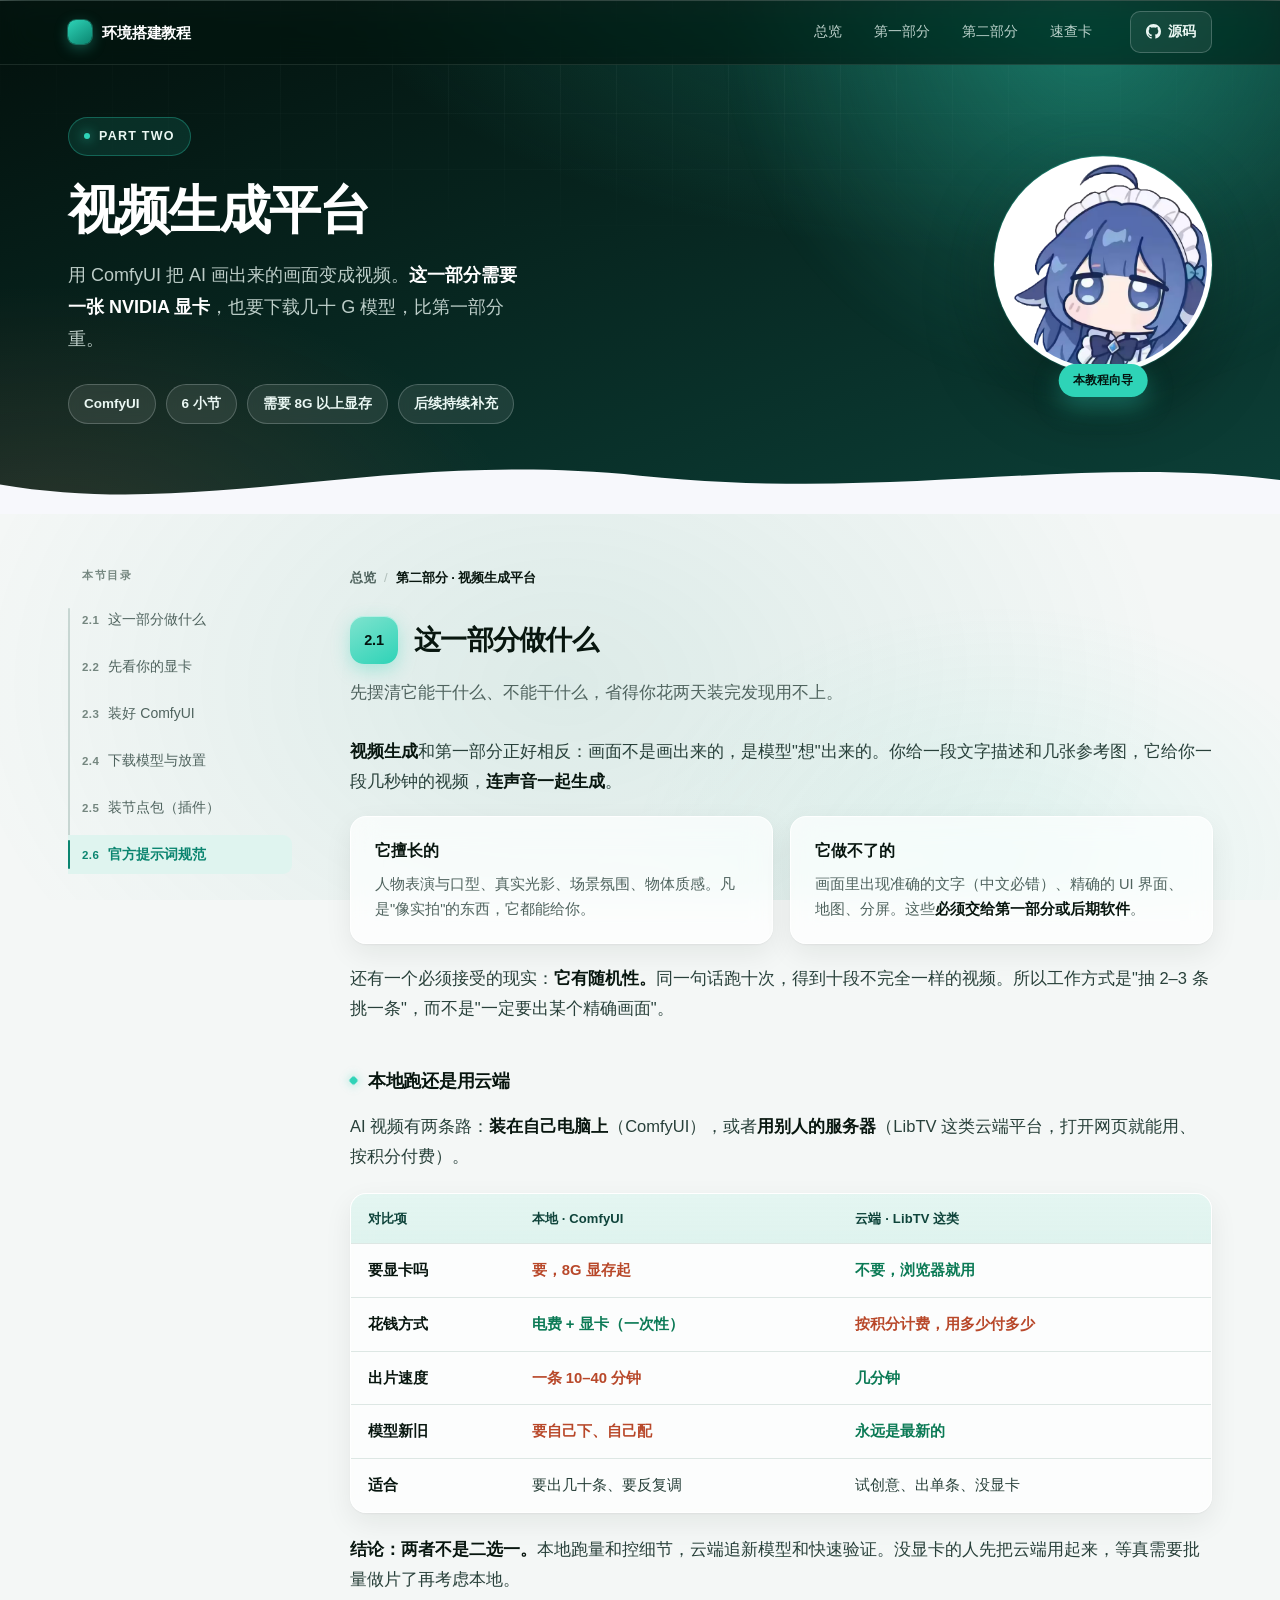
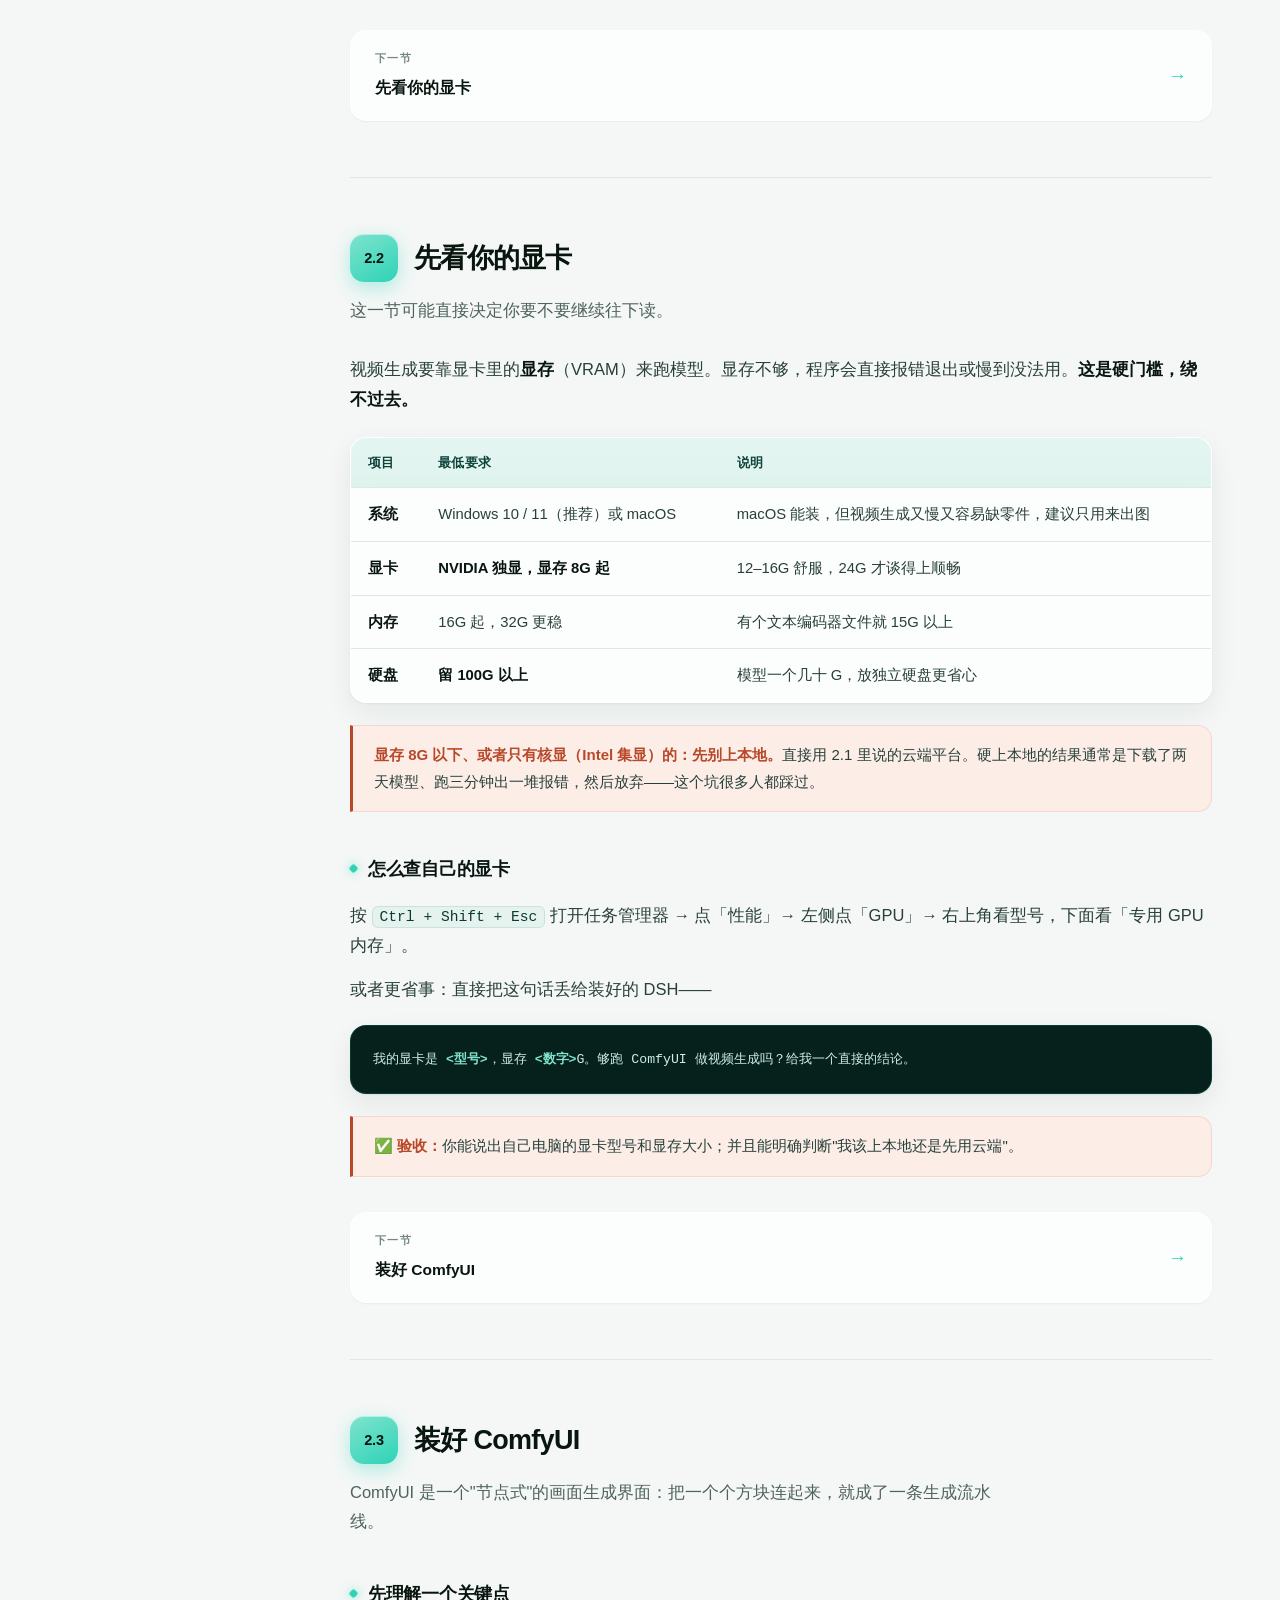
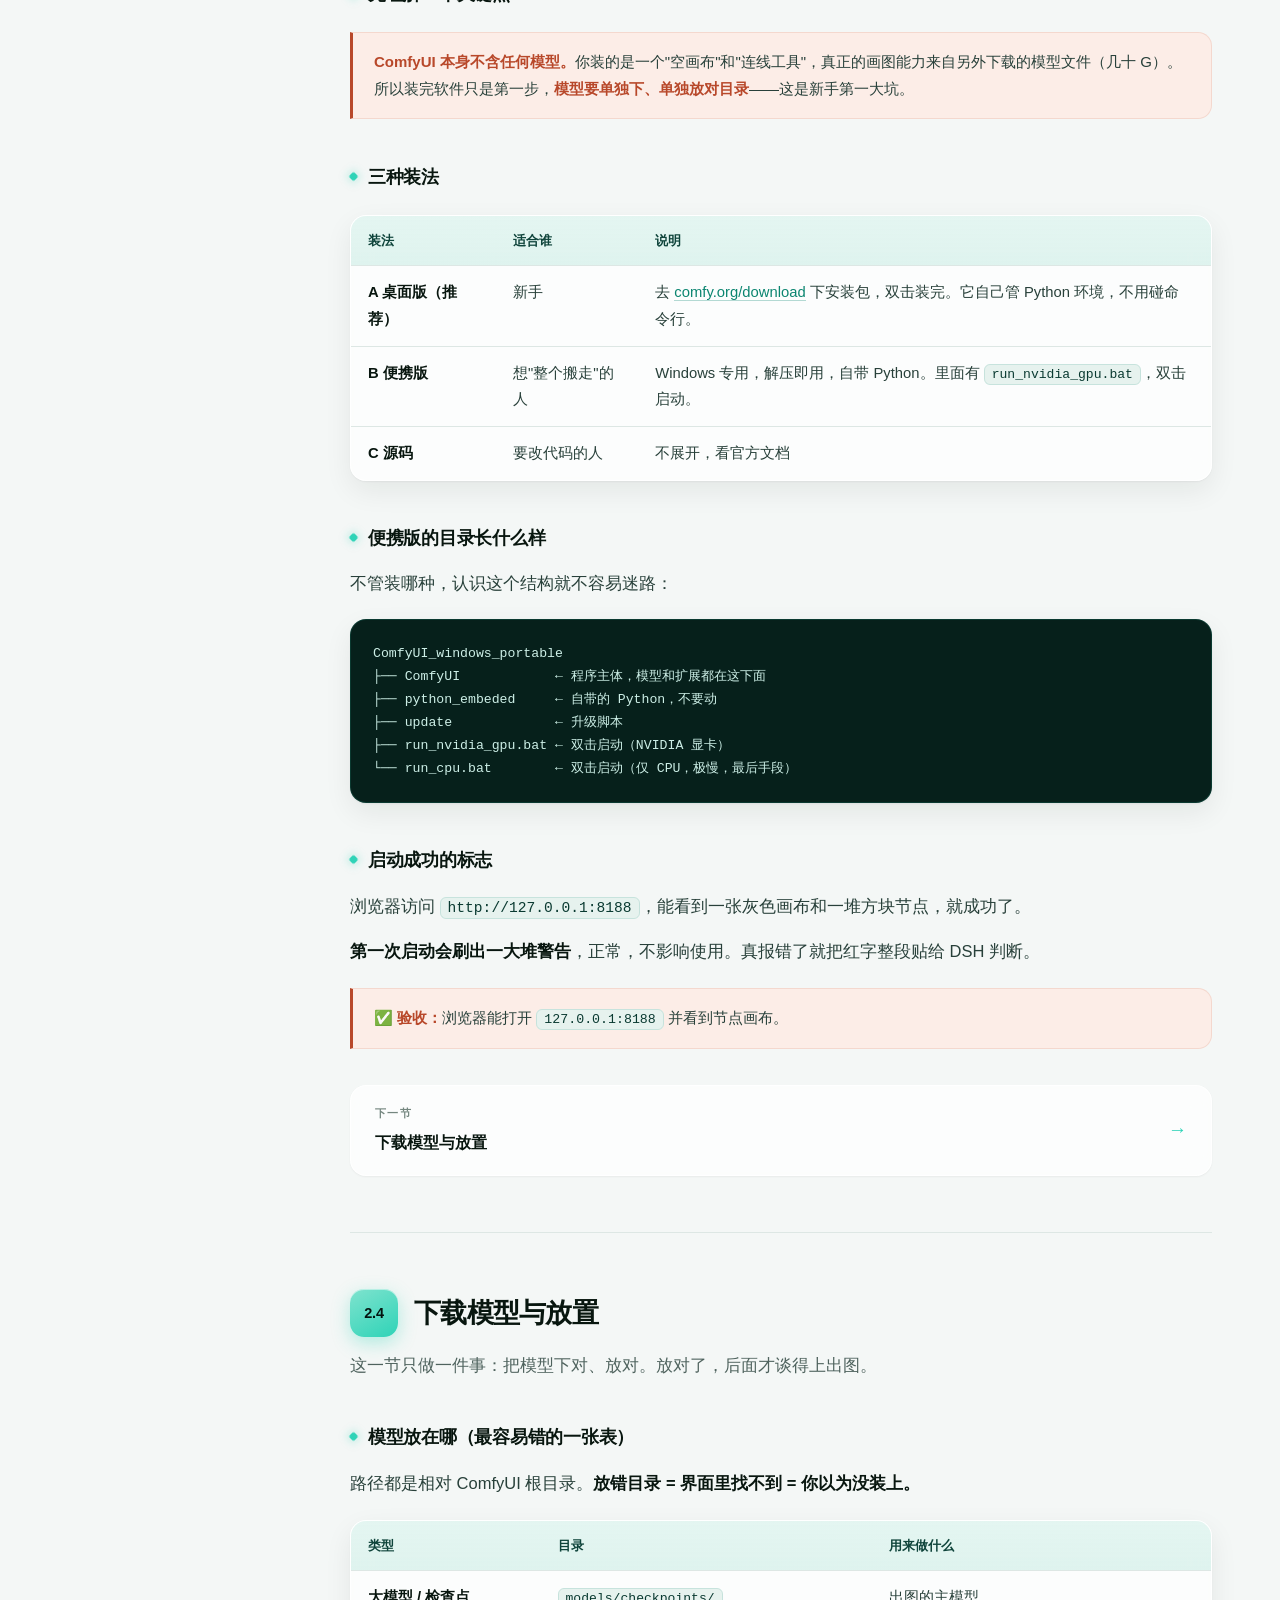
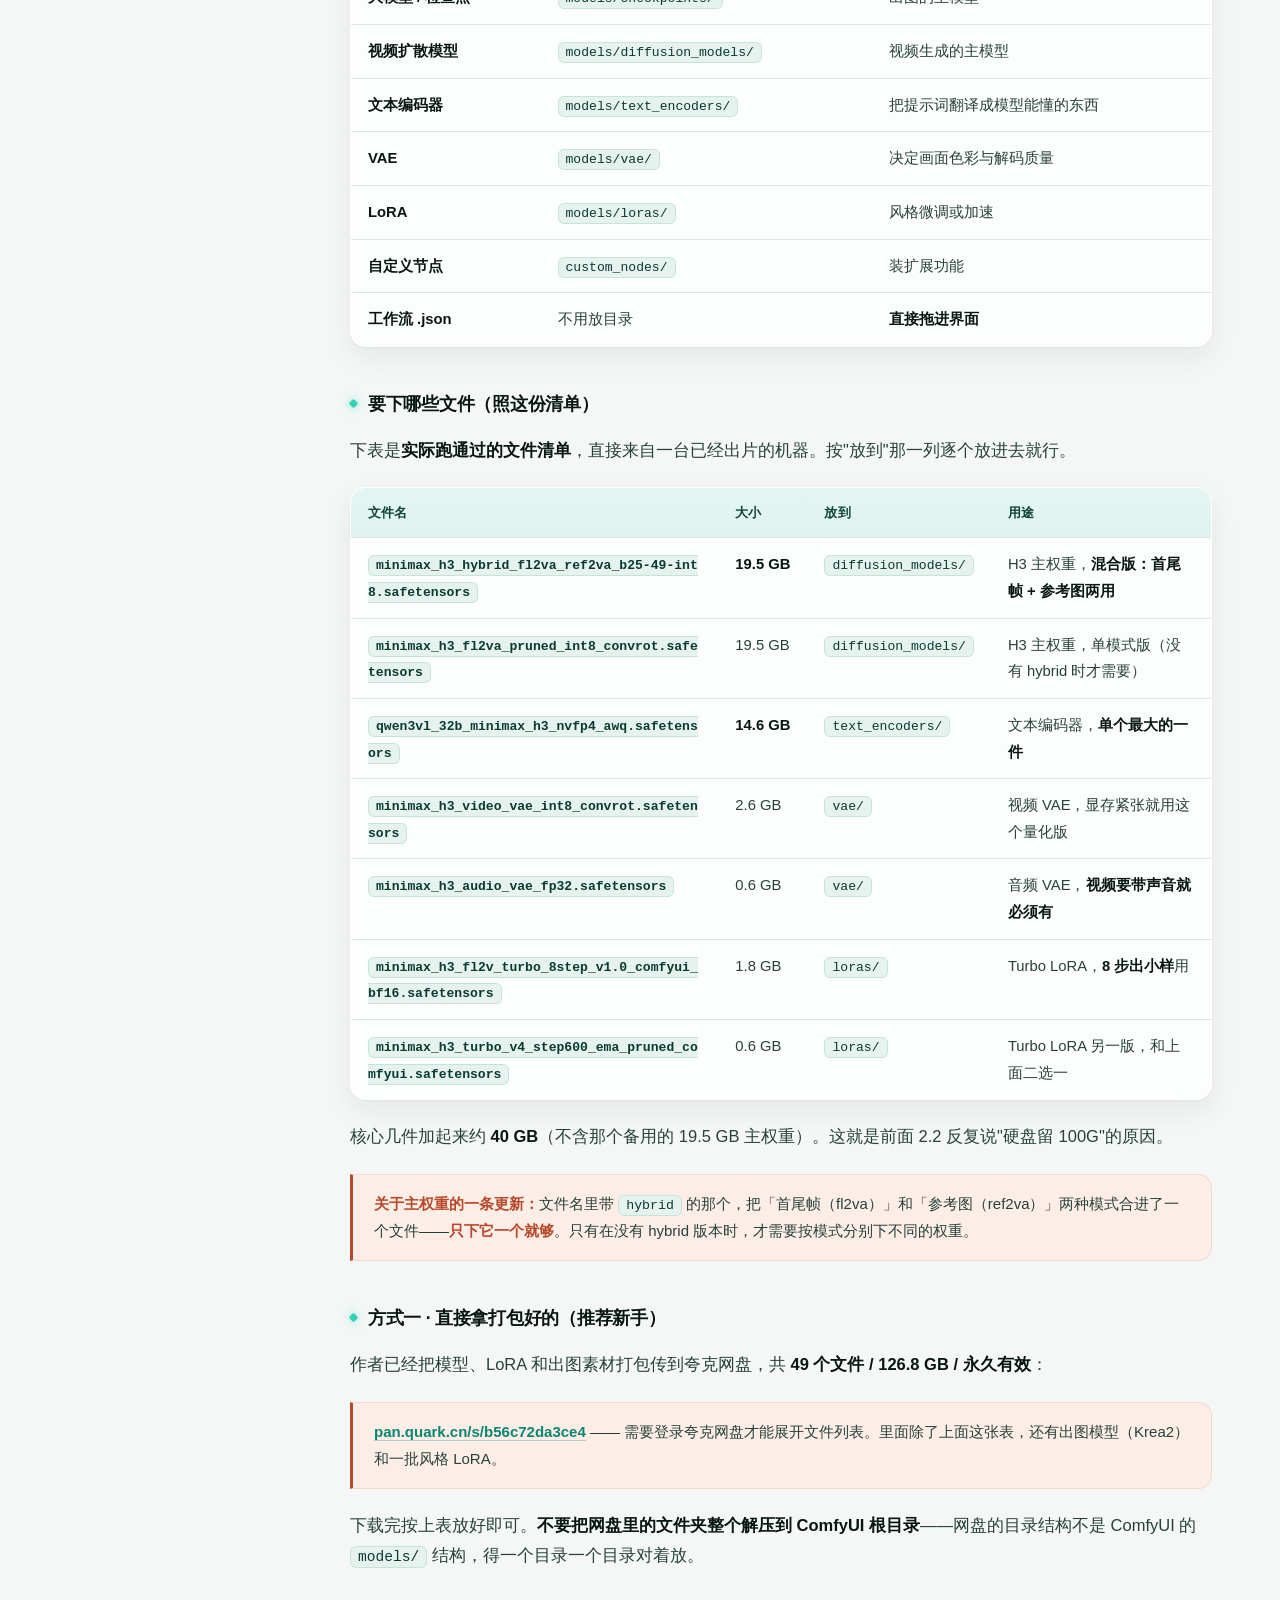
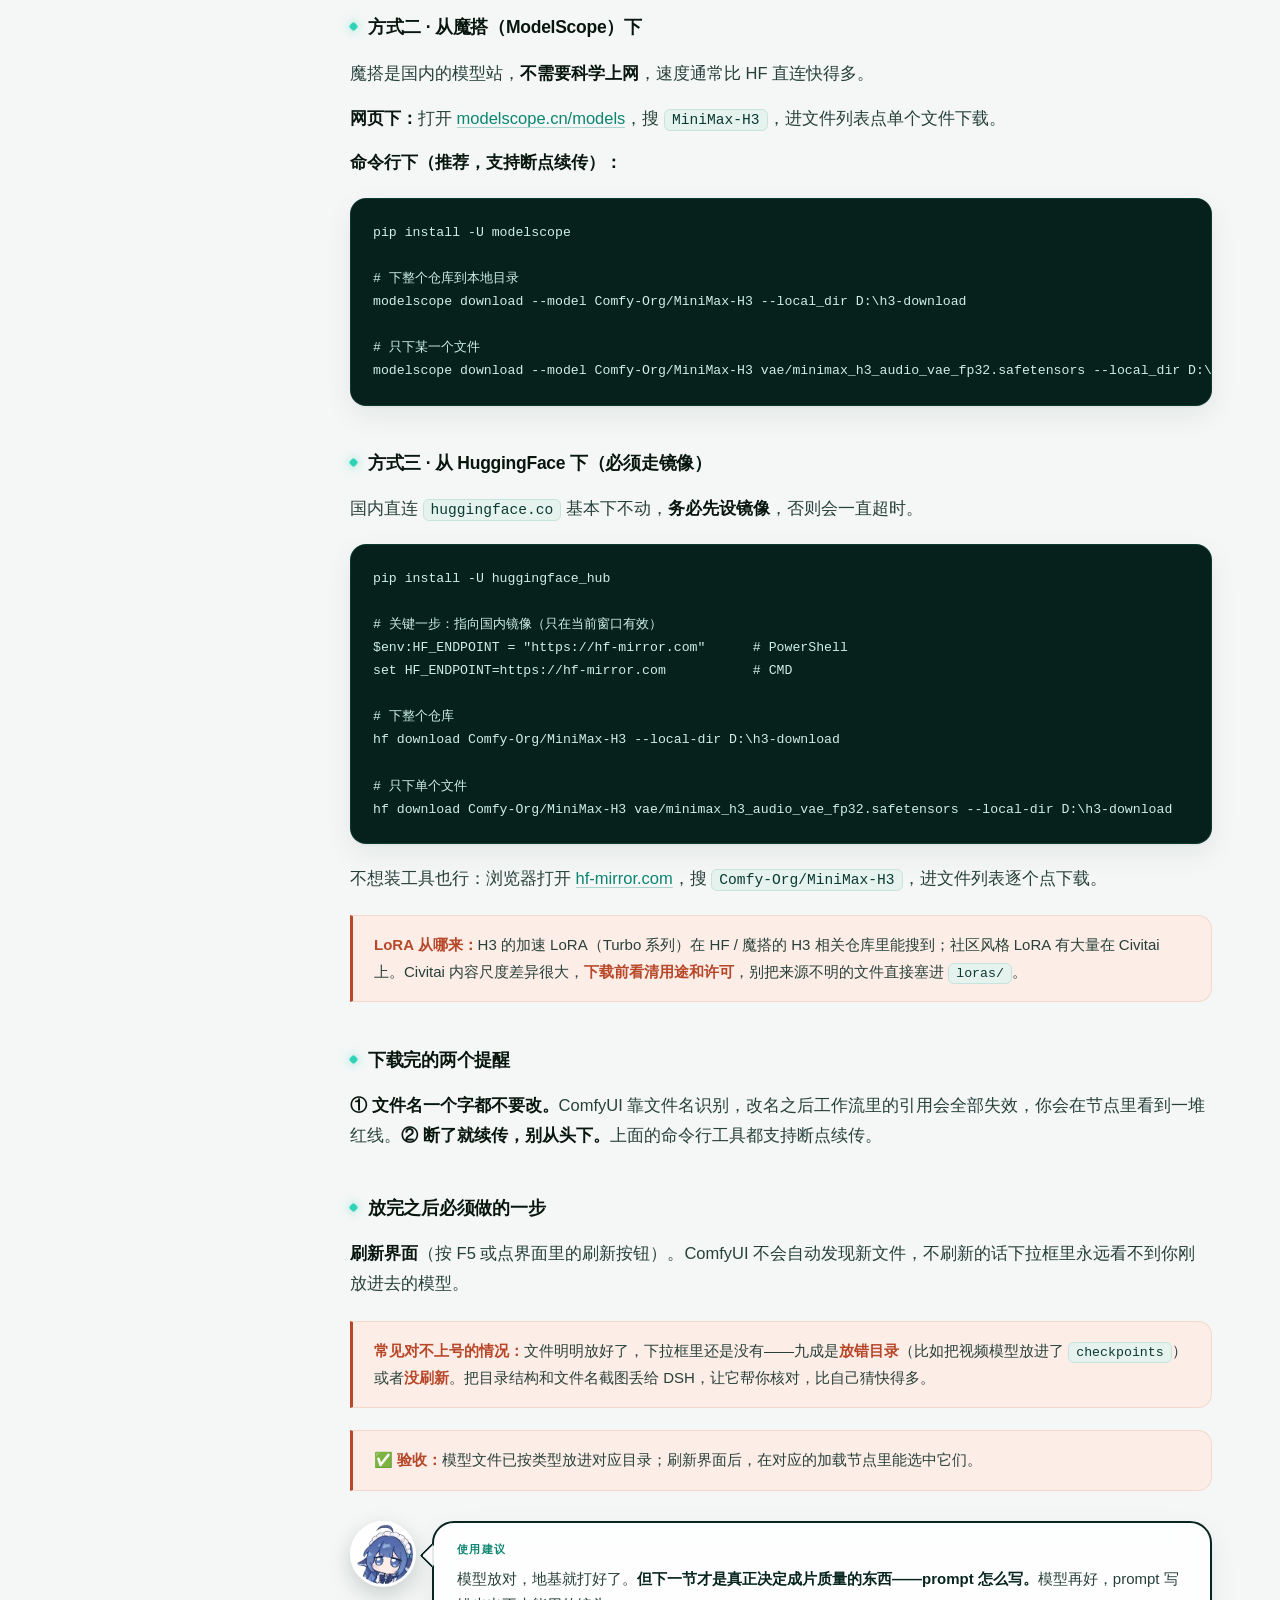
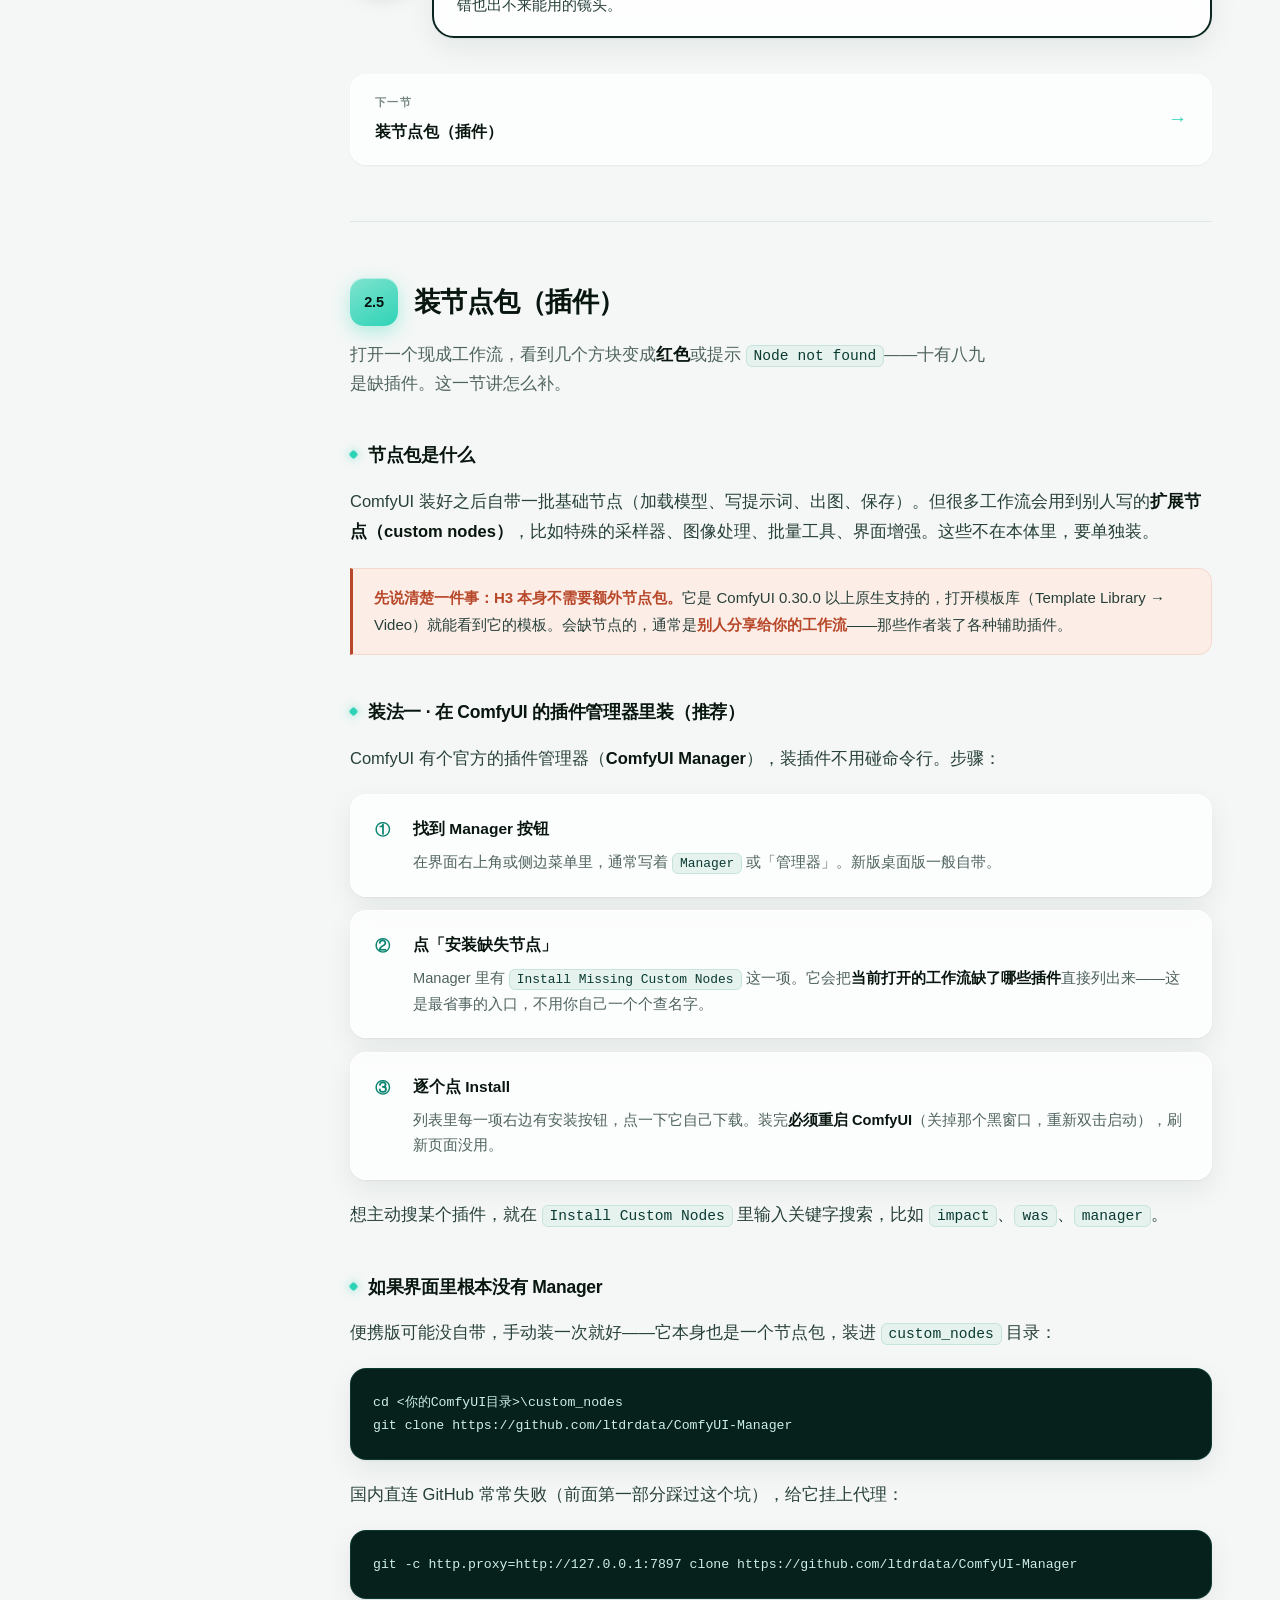
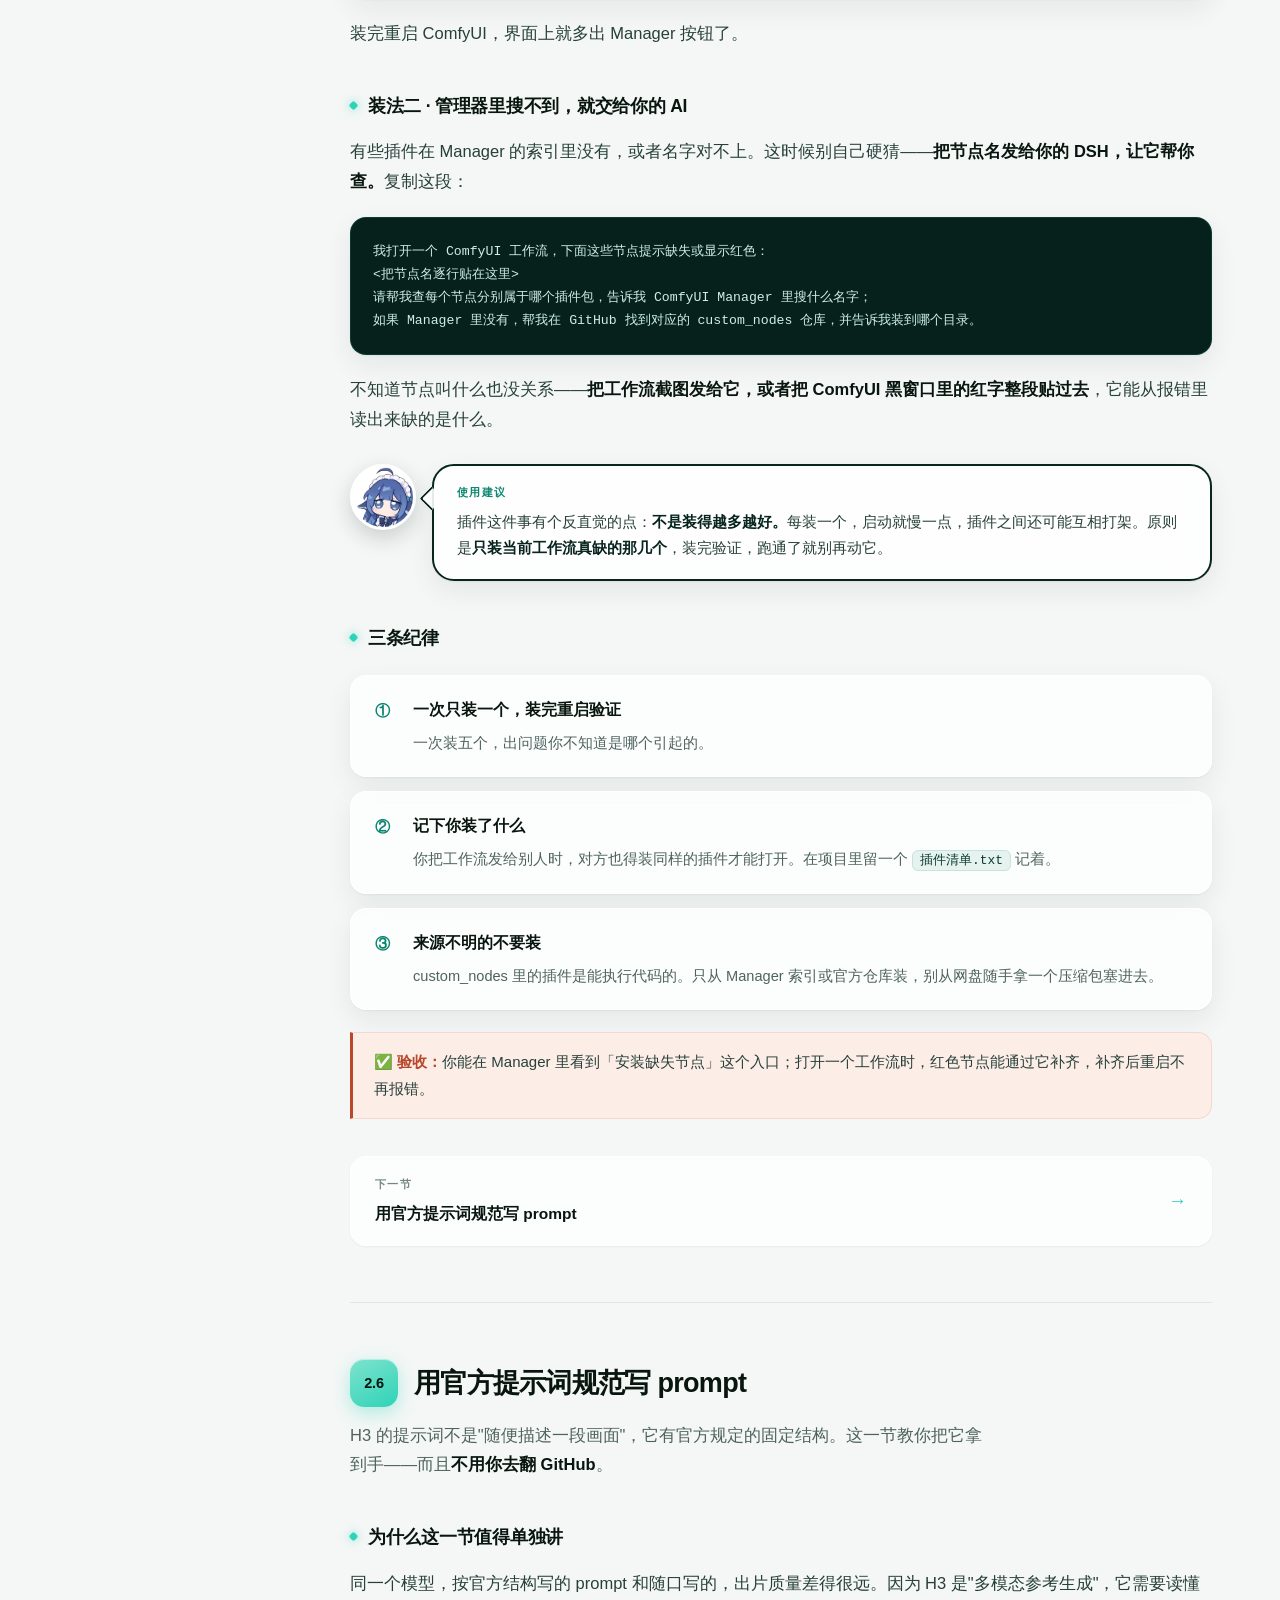
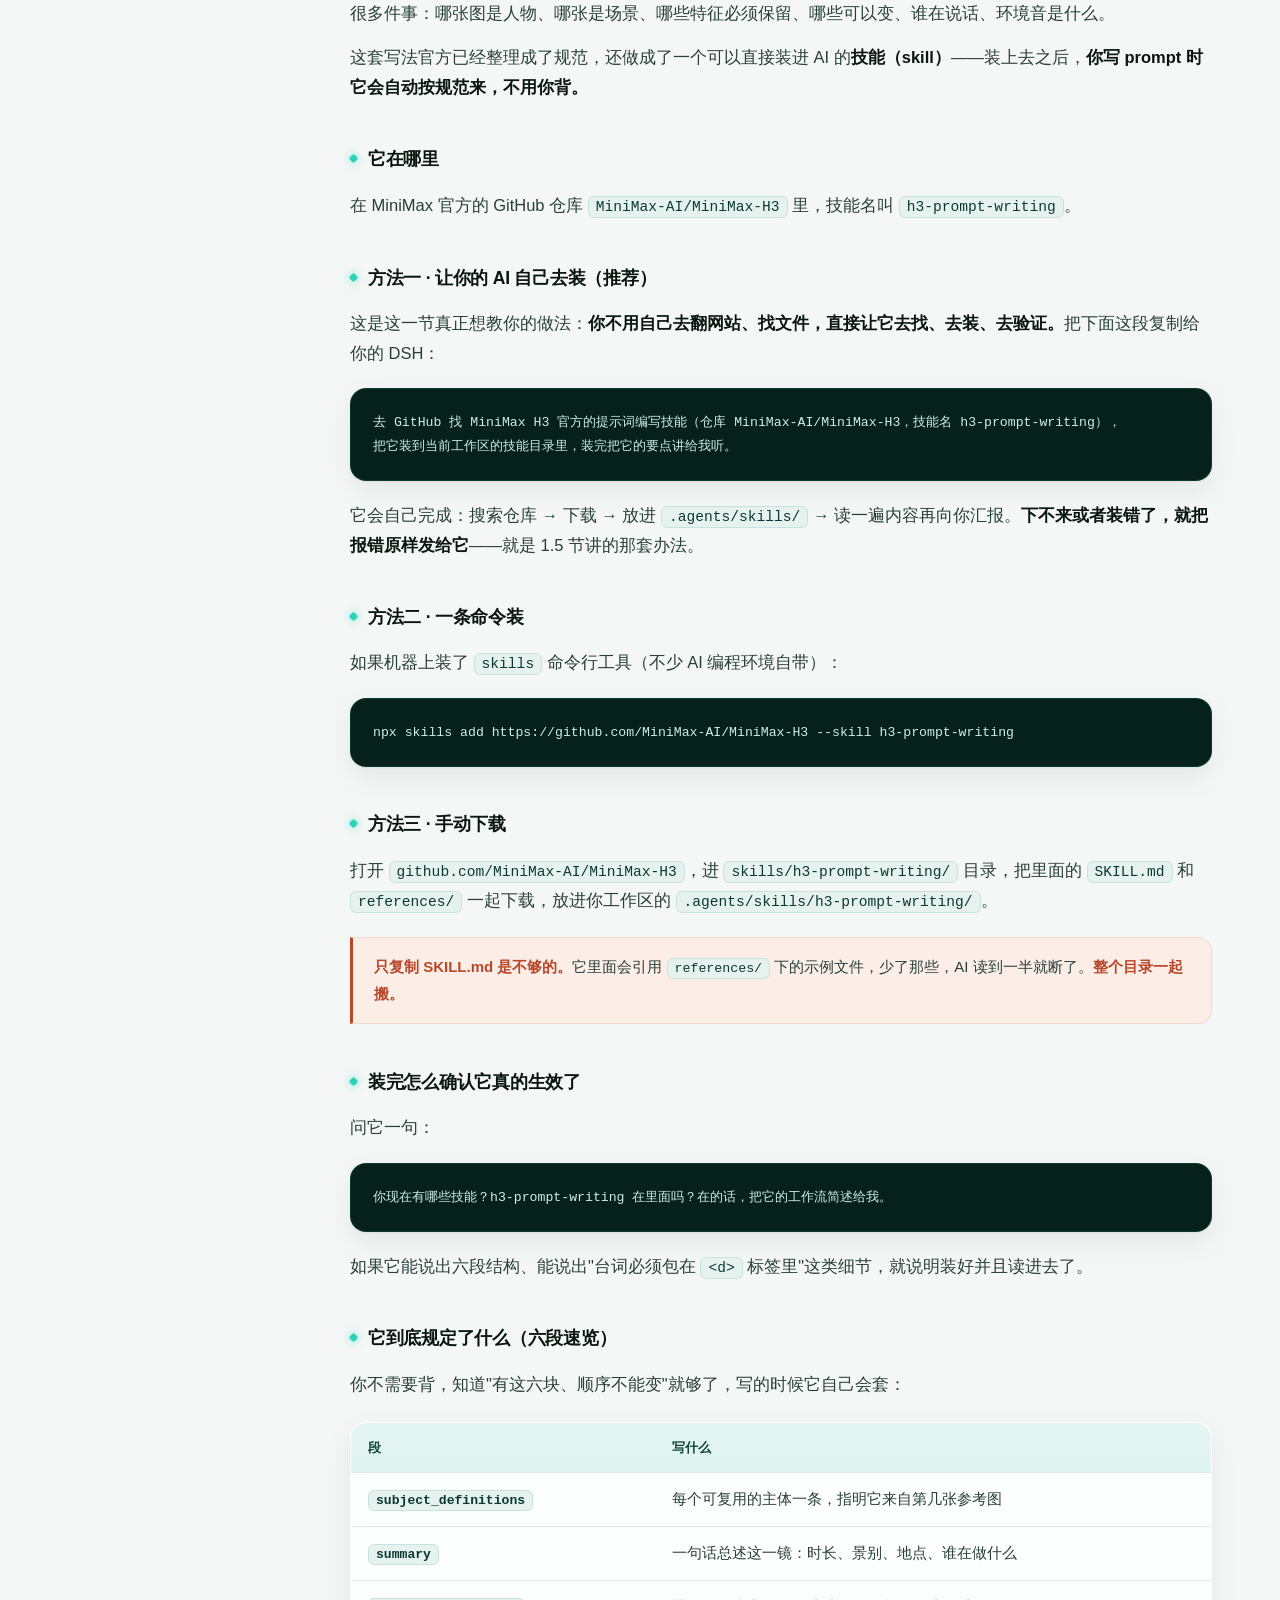
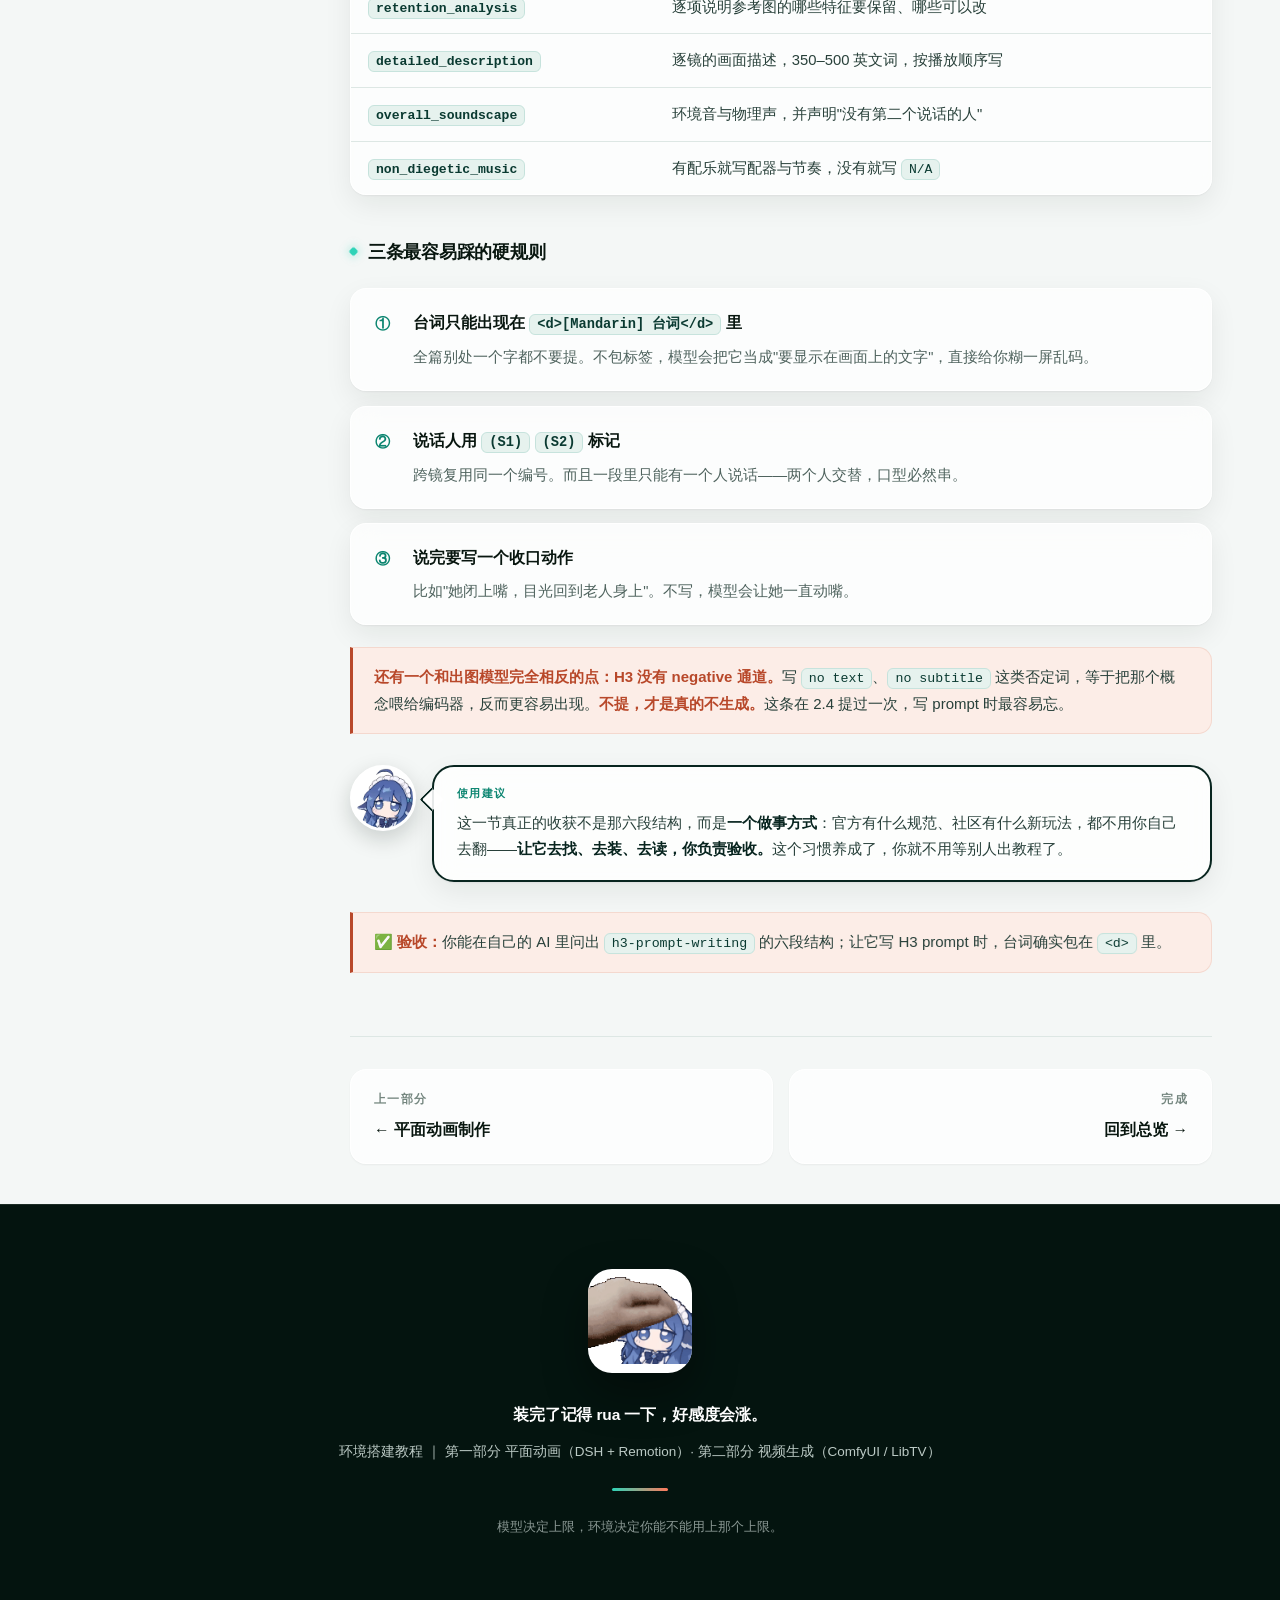
<file: part2.html>
<!DOCTYPE html>
<html lang="zh-CN">
<head>
<meta charset="UTF-8">
<meta name="viewport" content="width=device-width, initial-scale=1.0">
<title>第二部分 · 视频生成平台 · 环境搭建教程</title>
<meta name="description" content="用 ComfyUI 做视频生成：显卡门槛、装 ComfyUI、模型下载与目录放置。">
<link rel="stylesheet" href="assets/site.css">
</head>
<body>
<a class="skip" href="#main">跳到正文</a>
<div id="progress"></div>

<div class="topbar" id="topbar">
  <div class="bar">
    <a class="brand" href="index.html"><span class="dot"></span>环境搭建教程</a>
    <nav class="topnav" id="topnav">
      <a href="index.html">总览</a>
      <a href="part1.html">第一部分</a>
      <a href="part2.html" class="active">第二部分</a>
      <a href="index.html#cheat">速查卡</a>
    </nav>
    <a class="gh" href="https://github.com/yukinoNa/env-setup-tutorial" target="_blank" rel="noopener"><svg width="15" height="15" viewBox="0 0 16 16" fill="currentColor" aria-hidden="true"><path d="M8 0C3.58 0 0 3.58 0 8c0 3.54 2.29 6.53 5.47 7.59.4.07.55-.17.55-.38 0-.19-.01-.82-.01-1.49-2.01.37-2.53-.49-2.69-.94-.09-.23-.48-.94-.82-1.13-.28-.15-.68-.52-.01-.53.63-.01 1.08.58 1.23.82.72 1.21 1.87.87 2.33.66.07-.52.28-.87.51-1.07-1.78-.2-3.64-.89-3.64-3.95 0-.87.31-1.59.82-2.15-.08-.2-.36-1.02.08-2.12 0 0 .67-.21 2.2.82.64-.18 1.32-.27 2-.27.68 0 1.36.09 2 .27 1.53-1.04 2.2-.82 2.2-.82.44 1.1.16 1.92.08 2.12.51.56.82 1.27.82 2.15 0 3.07-1.87 3.75-3.65 3.95.29.25.54.73.54 1.48 0 1.07-.01 1.93-.01 2.2 0 .21.15.46.55.38A8.013 8.013 0 0016 8c0-4.42-3.58-8-8-8z"/></svg> 源码</a>
  </div>
</div>

<header class="hero compact">
  <div class="hero-inner">
    <div>
      <span class="eyebrow"><i></i>Part Two</span>
      <h1>视频生成平台</h1>
      <p class="sub">用 ComfyUI 把 AI 画出来的画面变成视频。<b>这一部分需要一张 NVIDIA 显卡</b>，也要下载几十 G 模型，比第一部分重。</p>
      <div class="hero-chips"><span>ComfyUI</span><span>6 小节</span><span>需要 8G 以上显存</span><span>后续持续补充</span></div>
    </div>
    <div class="hero-art">
      <span class="halo"></span>
      <img src="assets/whale-girl.png" alt="">
      <span class="tagline">本教程向导</span>
    </div>
  </div>
  <svg class="hero-wave" viewBox="0 0 1440 64" preserveAspectRatio="none" aria-hidden="true">
    <path d="M0,36 C230,68 430,4 720,28 C1010,52 1210,8 1440,32 L1440,64 L0,64 Z" fill="#f7f8fc"/>
  </svg>
</header>

<div class="layout" id="main">
  <aside class="toc" aria-label="本节目录">
    <p class="toc-title">本节目录</p>
    <ol id="toc">
      <li><a href="#p2-1"><b>2.1</b>这一部分做什么</a></li>
      <li><a href="#p2-2"><b>2.2</b>先看你的显卡</a></li>
      <li><a href="#p2-3"><b>2.3</b>装好 ComfyUI</a></li>
      <li><a href="#p2-4"><b>2.4</b>下载模型与放置</a></li>
      <li><a href="#p2-5"><b>2.5</b>装节点包（插件）</a></li>
      <li><a href="#p2-6"><b>2.6</b>官方提示词规范</a></li>
    </ol>
  </aside>
  <main>
  <nav class="crumbs" aria-label="面包屑">
    <a href="index.html">总览</a>
    <span class="sep">/</span>
    <span class="cur">第二部分 · 视频生成平台</span>
  </nav>
<section id="p2">
  <div class="sec-head reveal" id="p2-1"><span class="sec-num">2.1</span><h2>这一部分做什么</h2></div>
  <p class="lead reveal">先摆清它能干什么、不能干什么，省得你花两天装完发现用不上。</p>

  <p class="reveal"><b>视频生成</b>和第一部分正好相反：画面不是画出来的，是模型"想"出来的。你给一段文字描述和几张参考图，它给你一段几秒钟的视频，<b>连声音一起生成</b>。</p>

  <div class="grid2">
    <div class="card rule reveal"><div><p>它擅长的<span class="why">人物表演与口型、真实光影、场景氛围、物体质感。凡是"像实拍"的东西，它都能给你。</span></p></div></div>
    <div class="card rule reveal"><div><p>它做不了的<span class="why">画面里出现准确的文字（中文必错）、精确的 UI 界面、地图、分屏。这些<b>必须交给第一部分或后期软件</b>。</span></p></div></div>
  </div>

  <p class="reveal">还有一个必须接受的现实：<b>它有随机性。</b>同一句话跑十次，得到十段不完全一样的视频。所以工作方式是"抽 2–3 条挑一条"，而不是"一定要出某个精确画面"。</p>

  <h3 class="reveal">本地跑还是用云端</h3>
  <p class="reveal">AI 视频有两条路：<b>装在自己电脑上</b>（ComfyUI），或者<b>用别人的服务器</b>（LibTV 这类云端平台，打开网页就能用、按积分付费）。</p>
  <div class="tbl-wrap reveal">
    <table>
      <tr><th>对比项</th><th>本地 · ComfyUI</th><th>云端 · LibTV 这类</th></tr>
      <tr><td>要显卡吗</td><td class="lose">要，8G 显存起</td><td class="win">不要，浏览器就用</td></tr>
      <tr><td>花钱方式</td><td class="win">电费 + 显卡（一次性）</td><td class="lose">按积分计费，用多少付多少</td></tr>
      <tr><td>出片速度</td><td class="lose">一条 10–40 分钟</td><td class="win">几分钟</td></tr>
      <tr><td>模型新旧</td><td class="lose">要自己下、自己配</td><td class="win">永远是最新的</td></tr>
      <tr><td>适合</td><td>要出几十条、要反复调</td><td>试创意、出单条、没显卡</td></tr>
    </table>
  </div>
  <p class="reveal"><b>结论：两者不是二选一。</b>本地跑量和控细节，云端追新模型和快速验证。没显卡的人先把云端用起来，等真需要批量做片了再考虑本地。</p>
</section>

<section id="p2-2">
  <div class="sec-head reveal"><span class="sec-num">2.2</span><h2>先看你的显卡</h2></div>
  <p class="lead reveal">这一节可能直接决定你要不要继续往下读。</p>

  <p class="reveal">视频生成要靠显卡里的<b>显存</b>（VRAM）来跑模型。显存不够，程序会直接报错退出或慢到没法用。<b>这是硬门槛，绕不过去。</b></p>

  <div class="tbl-wrap reveal">
    <table>
      <tr><th>项目</th><th>最低要求</th><th>说明</th></tr>
      <tr><td>系统</td><td>Windows 10 / 11（推荐）或 macOS</td><td>macOS 能装，但视频生成又慢又容易缺零件，建议只用来出图</td></tr>
      <tr><td>显卡</td><td><b>NVIDIA 独显，显存 8G 起</b></td><td>12–16G 舒服，24G 才谈得上顺畅</td></tr>
      <tr><td>内存</td><td>16G 起，32G 更稳</td><td>有个文本编码器文件就 15G 以上</td></tr>
      <tr><td>硬盘</td><td><b>留 100G 以上</b></td><td>模型一个几十 G，放独立硬盘更省心</td></tr>
    </table>
  </div>

  <div class="warn reveal">
    <b>显存 8G 以下、或者只有核显（Intel 集显）的：先别上本地。</b>直接用 2.1 里说的云端平台。硬上本地的结果通常是下载了两天模型、跑三分钟出一堆报错，然后放弃——这个坑很多人都踩过。
  </div>

  <h3 class="reveal">怎么查自己的显卡</h3>
  <p class="reveal">按 <code>Ctrl + Shift + Esc</code> 打开任务管理器 → 点「性能」→ 左侧点「GPU」→ 右上角看型号，下面看「专用 GPU 内存」。</p>
  <p class="reveal">或者更省事：直接把这句话丢给装好的 DSH——</p>
  <pre>我的显卡是 <b>&lt;型号&gt;</b>，显存 <b>&lt;数字&gt;</b>G。够跑 ComfyUI 做视频生成吗？给我一个直接的结论。</pre>

  <div class="warn reveal"><b>✅ 验收：</b>你能说出自己电脑的显卡型号和显存大小；并且能明确判断"我该上本地还是先用云端"。</div>
</section>

<section id="p2-3">
  <div class="sec-head reveal"><span class="sec-num">2.3</span><h2>装好 ComfyUI</h2></div>
  <p class="lead reveal">ComfyUI 是一个"节点式"的画面生成界面：把一个个方块连起来，就成了一条生成流水线。</p>

  <h3 class="reveal">先理解一个关键点</h3>
  <div class="warn reveal">
    <b>ComfyUI 本身不含任何模型。</b>你装的是一个"空画布"和"连线工具"，真正的画图能力来自另外下载的模型文件（几十 G）。所以装完软件只是第一步，<b>模型要单独下、单独放对目录</b>——这是新手第一大坑。
  </div>

  <h3 class="reveal">三种装法</h3>
  <div class="tbl-wrap reveal">
    <table>
      <tr><th>装法</th><th>适合谁</th><th>说明</th></tr>
      <tr><td><b>A 桌面版</b>（推荐）</td><td>新手</td><td>去 <a href="https://comfy.org/download/" target="_blank" rel="noopener">comfy.org/download</a> 下安装包，双击装完。它自己管 Python 环境，不用碰命令行。</td></tr>
      <tr><td><b>B 便携版</b></td><td>想"整个搬走"的人</td><td>Windows 专用，解压即用，自带 Python。里面有 <code>run_nvidia_gpu.bat</code>，双击启动。</td></tr>
      <tr><td><b>C 源码</b></td><td>要改代码的人</td><td>不展开，看官方文档</td></tr>
    </table>
  </div>

  <h3 class="reveal">便携版的目录长什么样</h3>
  <p class="reveal">不管装哪种，认识这个结构就不容易迷路：</p>
  <pre>ComfyUI_windows_portable
├── ComfyUI            ← 程序主体，模型和扩展都在这下面
├── python_embeded     ← 自带的 Python，不要动
├── update             ← 升级脚本
├── run_nvidia_gpu.bat ← 双击启动（NVIDIA 显卡）
└── run_cpu.bat        ← 双击启动（仅 CPU，极慢，最后手段）</pre>

  <h3 class="reveal">启动成功的标志</h3>
  <p class="reveal">浏览器访问 <code>http://127.0.0.1:8188</code>，能看到一张灰色画布和一堆方块节点，就成功了。</p>
  <p class="reveal"><b>第一次启动会刷出一大堆警告</b>，正常，不影响使用。真报错了就把红字整段贴给 DSH 判断。</p>

  <div class="warn reveal"><b>✅ 验收：</b>浏览器能打开 <code>127.0.0.1:8188</code> 并看到节点画布。</div>
</section>

<section id="p2-4">
  <div class="sec-head reveal"><span class="sec-num">2.4</span><h2>下载模型与放置</h2></div>
  <p class="lead reveal">这一节只做一件事：把模型下对、放对。放对了，后面才谈得上出图。</p>

  <h3 class="reveal">模型放在哪（最容易错的一张表）</h3>
  <p class="reveal">路径都是相对 ComfyUI 根目录。<b>放错目录 = 界面里找不到 = 你以为没装上。</b></p>
  <div class="tbl-wrap reveal">
    <table>
      <tr><th>类型</th><th>目录</th><th>用来做什么</th></tr>
      <tr><td>大模型 / 检查点</td><td><code>models/checkpoints/</code></td><td>出图的主模型</td></tr>
      <tr><td>视频扩散模型</td><td><code>models/diffusion_models/</code></td><td>视频生成的主模型</td></tr>
      <tr><td>文本编码器</td><td><code>models/text_encoders/</code></td><td>把提示词翻译成模型能懂的东西</td></tr>
      <tr><td>VAE</td><td><code>models/vae/</code></td><td>决定画面色彩与解码质量</td></tr>
      <tr><td>LoRA</td><td><code>models/loras/</code></td><td>风格微调或加速</td></tr>
      <tr><td>自定义节点</td><td><code>custom_nodes/</code></td><td>装扩展功能</td></tr>
      <tr><td>工作流 .json</td><td>不用放目录</td><td><b>直接拖进界面</b></td></tr>
    </table>
  </div>

    <h3 class="reveal">要下哪些文件（照这份清单）</h3>
  <p class="reveal">下表是<b>实际跑通过的文件清单</b>，直接来自一台已经出片的机器。按"放到"那一列逐个放进去就行。</p>

  <div class="tbl-wrap reveal">
    <table class="tbl-files">
      <tr><th>文件名</th><th>大小</th><th>放到</th><th>用途</th></tr>
      <tr><td><code>minimax_h3_hybrid_fl2va_ref2va_b25-49-int8.safetensors</code></td><td><b>19.5 GB</b></td><td><code>diffusion_models/</code></td><td>H3 主权重，<b>混合版：首尾帧 + 参考图两用</b></td></tr>
      <tr><td><code>minimax_h3_fl2va_pruned_int8_convrot.safetensors</code></td><td>19.5 GB</td><td><code>diffusion_models/</code></td><td>H3 主权重，单模式版（没有 hybrid 时才需要）</td></tr>
      <tr><td><code>qwen3vl_32b_minimax_h3_nvfp4_awq.safetensors</code></td><td><b>14.6 GB</b></td><td><code>text_encoders/</code></td><td>文本编码器，<b>单个最大的一件</b></td></tr>
      <tr><td><code>minimax_h3_video_vae_int8_convrot.safetensors</code></td><td>2.6 GB</td><td><code>vae/</code></td><td>视频 VAE，显存紧张就用这个量化版</td></tr>
      <tr><td><code>minimax_h3_audio_vae_fp32.safetensors</code></td><td>0.6 GB</td><td><code>vae/</code></td><td>音频 VAE，<b>视频要带声音就必须有</b></td></tr>
      <tr><td><code>minimax_h3_fl2v_turbo_8step_v1.0_comfyui_bf16.safetensors</code></td><td>1.8 GB</td><td><code>loras/</code></td><td>Turbo LoRA，<b>8 步出小样</b>用</td></tr>
      <tr><td><code>minimax_h3_turbo_v4_step600_ema_pruned_comfyui.safetensors</code></td><td>0.6 GB</td><td><code>loras/</code></td><td>Turbo LoRA 另一版，和上面二选一</td></tr>
    </table>
  </div>
  <p class="reveal">核心几件加起来约 <b>40 GB</b>（不含那个备用的 19.5 GB 主权重）。这就是前面 2.2 反复说"硬盘留 100G"的原因。</p>

  <div class="warn reveal">
    <b>关于主权重的一条更新：</b>文件名里带 <code>hybrid</code> 的那个，把「首尾帧（fl2va）」和「参考图（ref2va）」两种模式合进了一个文件——<b>只下它一个就够</b>。只有在没有 hybrid 版本时，才需要按模式分别下不同的权重。
  </div>

  <h3 class="reveal">方式一 · 直接拿打包好的（推荐新手）</h3>
  <p class="reveal">作者已经把模型、LoRA 和出图素材打包传到夸克网盘，共 <b>49 个文件 / 126.8 GB / 永久有效</b>：</p>
  <div class="warn reveal">
    <b><a href="https://pan.quark.cn/s/b56c72da3ce4" target="_blank" rel="noopener">pan.quark.cn/s/b56c72da3ce4</a></b> —— 需要登录夸克网盘才能展开文件列表。里面除了上面这张表，还有出图模型（Krea2）和一批风格 LoRA。
  </div>
  <p class="reveal">下载完按上表放好即可。<b>不要把网盘里的文件夹整个解压到 ComfyUI 根目录</b>——网盘的目录结构不是 ComfyUI 的 <code>models/</code> 结构，得一个目录一个目录对着放。</p>

  <h3 class="reveal">方式二 · 从魔搭（ModelScope）下</h3>
  <p class="reveal">魔搭是国内的模型站，<b>不需要科学上网</b>，速度通常比 HF 直连快得多。</p>
  <p class="reveal"><b>网页下：</b>打开 <a href="https://modelscope.cn/models" target="_blank" rel="noopener">modelscope.cn/models</a>，搜 <code>MiniMax-H3</code>，进文件列表点单个文件下载。</p>
  <p class="reveal"><b>命令行下（推荐，支持断点续传）：</b></p>
  <pre>pip install -U modelscope

# 下整个仓库到本地目录
modelscope download --model Comfy-Org/MiniMax-H3 --local_dir D:\h3-download

# 只下某一个文件
modelscope download --model Comfy-Org/MiniMax-H3 vae/minimax_h3_audio_vae_fp32.safetensors --local_dir D:\h3-download</pre>

  <h3 class="reveal">方式三 · 从 HuggingFace 下（必须走镜像）</h3>
  <p class="reveal">国内直连 <code>huggingface.co</code> 基本下不动，<b>务必先设镜像</b>，否则会一直超时。</p>
  <pre>pip install -U huggingface_hub

# 关键一步：指向国内镜像（只在当前窗口有效）
$env:HF_ENDPOINT = "https://hf-mirror.com"      # PowerShell
set HF_ENDPOINT=https://hf-mirror.com           # CMD

# 下整个仓库
hf download Comfy-Org/MiniMax-H3 --local-dir D:\h3-download

# 只下单个文件
hf download Comfy-Org/MiniMax-H3 vae/minimax_h3_audio_vae_fp32.safetensors --local-dir D:\h3-download</pre>
  <p class="reveal">不想装工具也行：浏览器打开 <a href="https://hf-mirror.com/" target="_blank" rel="noopener">hf-mirror.com</a>，搜 <code>Comfy-Org/MiniMax-H3</code>，进文件列表逐个点下载。</p>

  <div class="warn reveal">
    <b>LoRA 从哪来：</b>H3 的加速 LoRA（Turbo 系列）在 HF / 魔搭的 H3 相关仓库里能搜到；社区风格 LoRA 有大量在 Civitai 上。Civitai 内容尺度差异很大，<b>下载前看清用途和许可</b>，别把来源不明的文件直接塞进 <code>loras/</code>。
  </div>

  <h3 class="reveal">下载完的两个提醒</h3>
  <p class="reveal"><b>① 文件名一个字都不要改。</b>ComfyUI 靠文件名识别，改名之后工作流里的引用会全部失效，你会在节点里看到一堆红线。<b>② 断了就续传，别从头下。</b>上面的命令行工具都支持断点续传。</p>

  <h3 class="reveal">放完之后必须做的一步</h3>
  <p class="reveal"><b>刷新界面</b>（按 F5 或点界面里的刷新按钮）。ComfyUI 不会自动发现新文件，不刷新的话下拉框里永远看不到你刚放进去的模型。</p>

  <div class="warn reveal">
    <b>常见对不上号的情况：</b>文件明明放好了，下拉框里还是没有——九成是<b>放错目录</b>（比如把视频模型放进了 <code>checkpoints</code>）或者<b>没刷新</b>。把目录结构和文件名截图丢给 DSH，让它帮你核对，比自己猜快得多。
  </div>

  <div class="warn reveal"><b>✅ 验收：</b>模型文件已按类型放进对应目录；刷新界面后，在对应的加载节点里能选中它们。</div>

  <div class="whale reveal">
    <img src="assets/whale-girl.png" alt="">
    <div class="bubble">
      <div class="who">使用建议</div>
      <p>模型放对，地基就打好了。<b>但下一节才是真正决定成片质量的东西——prompt 怎么写。</b>模型再好，prompt 写错也出不来能用的镜头。</p>
    </div>
  </div>
</section>
<section id="p2-5">
  <div class="sec-head reveal"><span class="sec-num">2.5</span><h2>装节点包（插件）</h2></div>
  <p class="lead reveal">打开一个现成工作流，看到几个方块变成<b>红色</b>或提示 <code>Node not found</code>——十有八九是缺插件。这一节讲怎么补。</p>

  <h3 class="reveal">节点包是什么</h3>
  <p class="reveal">ComfyUI 装好之后自带一批基础节点（加载模型、写提示词、出图、保存）。但很多工作流会用到别人写的<b>扩展节点（custom nodes）</b>，比如特殊的采样器、图像处理、批量工具、界面增强。这些不在本体里，要单独装。</p>
  <div class="warn reveal">
    <b>先说清楚一件事：H3 本身不需要额外节点包。</b>它是 ComfyUI 0.30.0 以上原生支持的，打开模板库（Template Library → Video）就能看到它的模板。会缺节点的，通常是<b>别人分享给你的工作流</b>——那些作者装了各种辅助插件。
  </div>

  <h3 class="reveal">装法一 · 在 ComfyUI 的插件管理器里装（推荐）</h3>
  <p class="reveal">ComfyUI 有个官方的插件管理器（<b>ComfyUI Manager</b>），装插件不用碰命令行。步骤：</p>
  <div class="rules">
    <div class="card rule reveal"><b class="n">①</b><div><p>找到 Manager 按钮
      <span class="why">在界面右上角或侧边菜单里，通常写着 <code>Manager</code> 或「管理器」。新版桌面版一般自带。</span></p></div></div>
    <div class="card rule reveal"><b class="n">②</b><div><p>点「安装缺失节点」
      <span class="why">Manager 里有 <code>Install Missing Custom Nodes</code> 这一项。它会把<b>当前打开的工作流缺了哪些插件</b>直接列出来——这是最省事的入口，不用你自己一个个查名字。</span></p></div></div>
    <div class="card rule reveal"><b class="n">③</b><div><p>逐个点 Install
      <span class="why">列表里每一项右边有安装按钮，点一下它自己下载。装完<b>必须重启 ComfyUI</b>（关掉那个黑窗口，重新双击启动），刷新页面没用。</span></p></div></div>
  </div>
  <p class="reveal">想主动搜某个插件，就在 <code>Install Custom Nodes</code> 里输入关键字搜索，比如 <code>impact</code>、<code>was</code>、<code>manager</code>。</p>

  <h3 class="reveal">如果界面里根本没有 Manager</h3>
  <p class="reveal">便携版可能没自带，手动装一次就好——它本身也是一个节点包，装进 <code>custom_nodes</code> 目录：</p>
  <pre>cd &lt;你的ComfyUI目录&gt;\custom_nodes
git clone https://github.com/ltdrdata/ComfyUI-Manager</pre>
  <p class="reveal">国内直连 GitHub 常常失败（前面第一部分踩过这个坑），给它挂上代理：</p>
  <pre>git -c http.proxy=http://127.0.0.1:7897 clone https://github.com/ltdrdata/ComfyUI-Manager</pre>
  <p class="reveal">装完重启 ComfyUI，界面上就多出 Manager 按钮了。</p>

  <h3 class="reveal">装法二 · 管理器里搜不到，就交给你的 AI</h3>
  <p class="reveal">有些插件在 Manager 的索引里没有，或者名字对不上。这时候别自己硬猜——<b>把节点名发给你的 DSH，让它帮你查。</b>复制这段：</p>
  <pre>我打开一个 ComfyUI 工作流，下面这些节点提示缺失或显示红色：
&lt;把节点名逐行贴在这里&gt;
请帮我查每个节点分别属于哪个插件包，告诉我 ComfyUI Manager 里搜什么名字；
如果 Manager 里没有，帮我在 GitHub 找到对应的 custom_nodes 仓库，并告诉我装到哪个目录。</pre>
  <p class="reveal">不知道节点叫什么也没关系——<b>把工作流截图发给它，或者把 ComfyUI 黑窗口里的红字整段贴过去</b>，它能从报错里读出来缺的是什么。</p>

  <div class="whale reveal">
    <img src="assets/whale-girl.png" alt="">
    <div class="bubble">
      <div class="who">使用建议</div>
      <p>插件这件事有个反直觉的点：<b>不是装得越多越好。</b>每装一个，启动就慢一点，插件之间还可能互相打架。原则是<b>只装当前工作流真缺的那几个</b>，装完验证，跑通了就别再动它。</p>
    </div>
  </div>

  <h3 class="reveal">三条纪律</h3>
  <div class="rules">
    <div class="card rule reveal"><b class="n">①</b><div><p>一次只装一个，装完重启验证
      <span class="why">一次装五个，出问题你不知道是哪个引起的。</span></p></div></div>
    <div class="card rule reveal"><b class="n">②</b><div><p>记下你装了什么
      <span class="why">你把工作流发给别人时，对方也得装同样的插件才能打开。在项目里留一个 <code>插件清单.txt</code> 记着。</span></p></div></div>
    <div class="card rule reveal"><b class="n">③</b><div><p>来源不明的不要装
      <span class="why">custom_nodes 里的插件是能执行代码的。只从 Manager 索引或官方仓库装，别从网盘随手拿一个压缩包塞进去。</span></p></div></div>
  </div>

  <div class="warn reveal"><b>✅ 验收：</b>你能在 Manager 里看到「安装缺失节点」这个入口；打开一个工作流时，红色节点能通过它补齐，补齐后重启不再报错。</div>
</section>

<section id="p2-6">
  <div class="sec-head reveal"><span class="sec-num">2.6</span><h2>用官方提示词规范写 prompt</h2></div>
  <p class="lead reveal">H3 的提示词不是"随便描述一段画面"，它有官方规定的固定结构。这一节教你把它拿到手——而且<b>不用你去翻 GitHub</b>。</p>

  <h3 class="reveal">为什么这一节值得单独讲</h3>
  <p class="reveal">同一个模型，按官方结构写的 prompt 和随口写的，出片质量差得很远。因为 H3 是"多模态参考生成"，它需要读懂很多件事：哪张图是人物、哪张是场景、哪些特征必须保留、哪些可以变、谁在说话、环境音是什么。</p>
  <p class="reveal">这套写法官方已经整理成了规范，还做成了一个可以直接装进 AI 的<b>技能（skill）</b>——装上去之后，<b>你写 prompt 时它会自动按规范来，不用你背。</b></p>

  <h3 class="reveal">它在哪里</h3>
  <p class="reveal">在 MiniMax 官方的 GitHub 仓库 <code>MiniMax-AI/MiniMax-H3</code> 里，技能名叫 <code>h3-prompt-writing</code>。</p>

  <h3 class="reveal">方法一 · 让你的 AI 自己去装（推荐）</h3>
  <p class="reveal">这是这一节真正想教你的做法：<b>你不用自己去翻网站、找文件，直接让它去找、去装、去验证。</b>把下面这段复制给你的 DSH：</p>
  <pre>去 GitHub 找 MiniMax H3 官方的提示词编写技能（仓库 MiniMax-AI/MiniMax-H3，技能名 h3-prompt-writing），
把它装到当前工作区的技能目录里，装完把它的要点讲给我听。</pre>
  <p class="reveal">它会自己完成：搜索仓库 → 下载 → 放进 <code>.agents/skills/</code> → 读一遍内容再向你汇报。<b>下不来或者装错了，就把报错原样发给它</b>——就是 1.5 节讲的那套办法。</p>

  <h3 class="reveal">方法二 · 一条命令装</h3>
  <p class="reveal">如果机器上装了 <code>skills</code> 命令行工具（不少 AI 编程环境自带）：</p>
  <pre>npx skills add https://github.com/MiniMax-AI/MiniMax-H3 --skill h3-prompt-writing</pre>

  <h3 class="reveal">方法三 · 手动下载</h3>
  <p class="reveal">打开 <code>github.com/MiniMax-AI/MiniMax-H3</code>，进 <code>skills/h3-prompt-writing/</code> 目录，把里面的 <code>SKILL.md</code> 和 <code>references/</code> 一起下载，放进你工作区的 <code>.agents/skills/h3-prompt-writing/</code>。</p>
  <div class="warn reveal">
    <b>只复制 SKILL.md 是不够的。</b>它里面会引用 <code>references/</code> 下的示例文件，少了那些，AI 读到一半就断了。<b>整个目录一起搬。</b>
  </div>

  <h3 class="reveal">装完怎么确认它真的生效了</h3>
  <p class="reveal">问它一句：</p>
  <pre>你现在有哪些技能？h3-prompt-writing 在里面吗？在的话，把它的工作流简述给我。</pre>
  <p class="reveal">如果它能说出六段结构、能说出"台词必须包在 <code>&lt;d&gt;</code> 标签里"这类细节，就说明装好并且读进去了。</p>

  <h3 class="reveal">它到底规定了什么（六段速览）</h3>
  <p class="reveal">你不需要背，知道"有这六块、顺序不能变"就够了，写的时候它自己会套：</p>
  <div class="tbl-wrap reveal">
    <table>
      <tr><th>段</th><th>写什么</th></tr>
      <tr><td><code>subject_definitions</code></td><td>每个可复用的主体一条，指明它来自第几张参考图</td></tr>
      <tr><td><code>summary</code></td><td>一句话总述这一镜：时长、景别、地点、谁在做什么</td></tr>
      <tr><td><code>retention_analysis</code></td><td>逐项说明参考图的哪些特征要保留、哪些可以改</td></tr>
      <tr><td><code>detailed_description</code></td><td>逐镜的画面描述，350–500 英文词，按播放顺序写</td></tr>
      <tr><td><code>overall_soundscape</code></td><td>环境音与物理声，并声明"没有第二个说话的人"</td></tr>
      <tr><td><code>non_diegetic_music</code></td><td>有配乐就写配器与节奏，没有就写 <code>N/A</code></td></tr>
    </table>
  </div>

  <h3 class="reveal">三条最容易踩的硬规则</h3>
  <div class="rules">
    <div class="card rule reveal"><b class="n">①</b><div><p>台词只能出现在 <code>&lt;d&gt;[Mandarin] 台词&lt;/d&gt;</code> 里
      <span class="why">全篇别处一个字都不要提。不包标签，模型会把它当成"要显示在画面上的文字"，直接给你糊一屏乱码。</span></p></div></div>
    <div class="card rule reveal"><b class="n">②</b><div><p>说话人用 <code>(S1)</code> <code>(S2)</code> 标记
      <span class="why">跨镜复用同一个编号。而且一段里只能有一个人说话——两个人交替，口型必然串。</span></p></div></div>
    <div class="card rule reveal"><b class="n">③</b><div><p>说完要写一个收口动作
      <span class="why">比如"她闭上嘴，目光回到老人身上"。不写，模型会让她一直动嘴。</span></p></div></div>
  </div>

  <div class="warn reveal">
    <b>还有一个和出图模型完全相反的点：H3 没有 negative 通道。</b>写 <code>no text</code>、<code>no subtitle</code> 这类否定词，等于把那个概念喂给编码器，反而更容易出现。<b>不提，才是真的不生成。</b>这条在 2.4 提过一次，写 prompt 时最容易忘。
  </div>

  <div class="whale reveal">
    <img src="assets/whale-girl.png" alt="">
    <div class="bubble">
      <div class="who">使用建议</div>
      <p>这一节真正的收获不是那六段结构，而是<b>一个做事方式</b>：官方有什么规范、社区有什么新玩法，都不用你自己去翻——<b>让它去找、去装、去读，你负责验收。</b>这个习惯养成了，你就不用等别人出教程了。</p>
    </div>
  </div>

  <div class="warn reveal"><b>✅ 验收：</b>你能在自己的 AI 里问出 <code>h3-prompt-writing</code> 的六段结构；让它写 H3 prompt 时，台词确实包在 <code>&lt;d&gt;</code> 里。</div>
</section>

    <nav class="pager">
      <a class="prev" href="part1.html"><span class="lab">上一部分</span><span class="ttl">← 平面动画制作</span></a>
      <a class="next" href="index.html"><span class="lab">完成</span><span class="ttl">回到总览 →</span></a>
    </nav>
  </main>
</div>

<footer>
  <img class="rua" id="rua" src="assets/rua.gif" alt="rua">
  <p class="quote">装完了记得 rua 一下，好感度会涨。</p>
  <div class="meta">环境搭建教程 ｜ 第一部分 平面动画（DSH + Remotion）· 第二部分 视频生成（ComfyUI / LibTV）</div>
  <div class="rule-line"></div>
  <div class="fine">模型决定上限，环境决定你能不能用上那个上限。</div>
</footer>

<script src="assets/gsap.min.js"></script>
<script src="assets/ScrollTrigger.min.js"></script>
<script src="assets/site.js"></script>
</body>
</html>
</file>
<file: assets/site.css>
/* ==========================================================================
   环境搭建教程 · 共用样式 v3
   配色：深墨青（顶栏/首屏）+ 米白内容区 + 亮青强调 + 珊瑚点缀
   关键决策：顶栏永远是深色，不再随滚动变白 —— 彻底解决对比度问题
   ========================================================================== */

:root{
  /* 深色系统（顶栏 / 首屏） */
  --deep:#04140F;
  --deep-2:#08251F;
  --deep-3:#0F443B;
  --deep-4:#17695C;
  --on-deep:#EAF7F3;
  --on-deep-2:rgba(234,247,243,.80);
  --on-deep-3:rgba(234,247,243,.58);

  /* 内容区 */
  --bg:#F4F7F6;
  --card:rgba(255,255,255,.72);
  --card-solid:#FFFFFF;

  /* 文字（内容区，全部高对比） */
  --ink:#08160F;
  --ink-2:#28403A;
  --muted:#4F635E;
  --faint:#74867F;

  /* 描边 */
  --line:#DDE7E4;
  --line-2:#C7D6D2;

  /* 强调色 */
  --accent:#0B8570;
  --accent-2:#2ED3B7;
  --accent-3:#7FE3CE;
  --accent-soft:#DFF4EF;
  --coral:#FF7A5C;
  --coral-soft:#FDEEE9;

  /* 语义 */
  --ok:#0B7A55;
  --warn:#B8482A;
  --warn-soft:#FCEDE7;
  --code-bg:#06201B;
  --code-ink:#CDEFE7;

  /* 尺寸 */
  --bar-h:64px;
  --r-sm:11px;
  --r:16px;
  --r-lg:22px;

  /* 阴影（浅色区） */
  --sh-1:0 1px 2px rgba(8,22,15,.05);
  --sh-2:0 1px 2px rgba(8,22,15,.05),0 10px 28px rgba(8,22,15,.07);
  --sh-3:0 2px 6px rgba(8,22,15,.07),0 20px 48px rgba(8,22,15,.12);
}

*{box-sizing:border-box}
html{scroll-behavior:smooth;scroll-padding-top:calc(var(--bar-h) + 16px)}
body{
  margin:0;background:var(--bg);color:var(--ink);
  font:16.5px/1.8 -apple-system,BlinkMacSystemFont,"Segoe UI","Microsoft YaHei","PingFang SC","Hiragino Sans GB",sans-serif;
  -webkit-font-smoothing:antialiased;-moz-osx-font-smoothing:grayscale;
  overflow-x:hidden;
}
/* 固定色斑：毛玻璃卡片滑过它时产生真实的模糊层次 */
body::before{
  content:"";position:fixed;inset:0;z-index:0;pointer-events:none;
  background:
    radial-gradient(640px 440px at 8% 4%, rgba(46,211,183,.16), transparent 62%),
    radial-gradient(720px 540px at 94% 12%, rgba(255,122,92,.10), transparent 64%),
    radial-gradient(920px 660px at 44% 76%, rgba(11,133,112,.10), transparent 66%),
    radial-gradient(600px 420px at 78% 96%, rgba(46,211,183,.09), transparent 62%);
}
.hero,.topbar,.layout,footer,.band{position:relative;z-index:1}

::selection{background:var(--accent);color:#fff}
:focus-visible{outline:2px solid var(--accent-2);outline-offset:3px;border-radius:7px}
::-webkit-scrollbar{width:11px;height:11px}
::-webkit-scrollbar-track{background:transparent}
::-webkit-scrollbar-thumb{background:#BFCFCB;border-radius:99px;border:3px solid var(--bg)}
::-webkit-scrollbar-thumb:hover{background:#9FB2AD}

.skip{position:absolute;left:-9999px;top:8px;z-index:200;background:var(--deep);color:#fff;padding:10px 16px;border-radius:10px;font-size:14px}
.skip:focus{left:16px}

/* 入场只做位移，不碰 opacity */
.js-anim .reveal{will-change:transform}

#progress{
  position:fixed;top:0;left:0;height:2px;width:100%;z-index:90;
  background:linear-gradient(90deg,var(--accent-3),var(--accent-2) 50%,var(--coral));
  transform:scaleX(0);transform-origin:0 50%;
}

/* ============================ 顶栏（永远深色） ============================ */
.topbar{
  position:sticky;top:0;z-index:50;
  background:rgba(4,20,15,.62);
  backdrop-filter:saturate(180%) blur(16px);
  -webkit-backdrop-filter:saturate(180%) blur(16px);
  border-bottom:1px solid rgba(234,247,243,.10);
  transition:background .3s,box-shadow .3s,border-color .3s;
}
.topbar.stuck{
  background:rgba(4,20,15,.90);
  box-shadow:0 1px 0 rgba(255,255,255,.05),0 10px 30px rgba(4,20,15,.28);
}
.topbar .bar{
  max-width:1200px;margin:0 auto;padding:0 28px;height:var(--bar-h);
  display:flex;align-items:center;justify-content:space-between;gap:24px;
}
.brand{
  display:flex;align-items:center;gap:10px;font-weight:800;font-size:15px;
  letter-spacing:-.01em;color:#fff;text-decoration:none;border-bottom:none;flex:0 0 auto;
}
.brand .dot{
  width:24px;height:24px;border-radius:8px;flex:0 0 auto;
  background:linear-gradient(145deg,var(--accent-2),var(--accent));
  box-shadow:0 0 0 1px rgba(46,211,183,.35),0 4px 14px rgba(46,211,183,.35);
}
.topnav{display:flex;gap:4px;overflow-x:auto;font-size:14px;scrollbar-width:none;margin-left:auto}
.topnav::-webkit-scrollbar{display:none}
.topnav a{
  color:var(--on-deep-2);text-decoration:none;white-space:nowrap;border-bottom:none;
  padding:8px 14px;border-radius:10px;font-weight:550;transition:color .16s,background .16s;
}
.topnav a:hover{color:#fff;background:rgba(255,255,255,.10)}
.topnav a.active{color:#04140F;background:var(--accent-2);font-weight:750}
.gh{
  display:inline-flex;align-items:center;gap:7px;text-decoration:none;border-bottom:none;
  font-size:13.5px;font-weight:650;color:var(--on-deep);
  padding:8px 15px;border-radius:10px;border:1px solid rgba(234,247,243,.22);
  background:rgba(255,255,255,.07);transition:.18s;white-space:nowrap;flex:0 0 auto;
}
.gh:hover{background:rgba(255,255,255,.16);border-color:rgba(234,247,243,.4);color:#fff}
@media(max-width:900px){.topnav{display:none}}

/* ============================ 首屏（独立一屏） ============================ */
.hero{
  position:relative;overflow:hidden;color:var(--on-deep);
  background:
    radial-gradient(1100px 520px at 78% -14%, rgba(46,211,183,.30), transparent 62%),
    radial-gradient(760px 420px at 4% 106%, rgba(255,122,92,.14), transparent 62%),
    linear-gradient(160deg,#03100C 0%,#07251F 44%,#0C4038 100%);
  margin-top:calc(var(--bar-h) * -1);
  display:grid;grid-template-rows:1fr auto;
  min-height:100vh;min-height:100svh;
}
.hero::before{
  content:"";position:absolute;inset:0;pointer-events:none;
  background-image:
    linear-gradient(rgba(234,247,243,.045) 1px,transparent 1px),
    linear-gradient(90deg,rgba(234,247,243,.045) 1px,transparent 1px);
  background-size:56px 56px;
  -webkit-mask-image:radial-gradient(ellipse 80% 64% at 50% 0%,#000 16%,transparent 78%);
  mask-image:radial-gradient(ellipse 80% 64% at 50% 0%,#000 16%,transparent 78%);
}
.hero::after{
  content:"";position:absolute;width:820px;height:820px;border-radius:50%;
  right:-220px;top:-380px;pointer-events:none;
  background:radial-gradient(circle,rgba(46,211,183,.34),transparent 62%);
  filter:blur(14px);animation:drift 26s ease-in-out infinite;
}
@keyframes drift{0%,100%{transform:translate3d(0,0,0) scale(1)}50%{transform:translate3d(-70px,52px,0) scale(1.08)}}

.hero-inner{
  position:relative;z-index:2;max-width:1200px;width:100%;margin:0 auto;
  padding:calc(var(--bar-h) + 56px) 28px 64px;
  display:grid;grid-template-columns:minmax(0,1fr) auto;gap:64px;align-items:center;
}
.eyebrow{
  display:inline-flex;align-items:center;gap:9px;font-size:12.5px;letter-spacing:.1em;
  text-transform:uppercase;color:var(--on-deep);font-weight:700;
  background:rgba(46,211,183,.12);border:1px solid rgba(46,211,183,.32);
  padding:7px 15px;border-radius:99px;margin-bottom:26px;
}
.eyebrow i{width:6px;height:6px;border-radius:50%;background:var(--accent-2);box-shadow:0 0 12px var(--accent-2);font-style:normal}
.hero h1{
  margin:0 0 20px;font-size:clamp(32px,4.6vw,52px);line-height:1.1;
  letter-spacing:-.035em;font-weight:850;color:#fff;
}
.hero h1 em{
  font-style:normal;
  background:linear-gradient(100deg,#ffffff 0%,#CFF6EC 42%,#FFC9BC 100%);
  -webkit-background-clip:text;background-clip:text;color:transparent;
}
.hero .sub{
  margin:0 0 28px;font-size:clamp(15.5px,1.5vw,18px);line-height:1.8;
  color:var(--on-deep-2);max-width:46ch;
}
.hero .sub b{color:#fff;font-weight:700}
.hero-chips{display:flex;flex-wrap:wrap;gap:10px;margin:0 0 6px}
.hero-chips span{
  font-size:13.5px;padding:7px 15px;border-radius:99px;color:var(--on-deep);font-weight:600;
  background:rgba(255,255,255,.09);border:1px solid rgba(234,247,243,.22);
  -webkit-backdrop-filter:blur(6px);backdrop-filter:blur(6px);
}
.hero-cta{display:flex;flex-wrap:wrap;gap:13px;margin:0 0 38px}
.btn{
  display:inline-flex;align-items:center;gap:9px;text-decoration:none;border-bottom:none;
  padding:13px 24px;border-radius:12px;font-size:15px;font-weight:750;letter-spacing:-.01em;
  transition:transform .18s ease,box-shadow .18s ease,background .18s;
}
.btn-primary{background:var(--accent-2);color:#04140F;box-shadow:0 8px 24px rgba(46,211,183,.32)}
.btn-primary:hover{transform:translateY(-2px);box-shadow:0 14px 34px rgba(46,211,183,.42)}
.btn-ghost{background:rgba(255,255,255,.08);color:#fff;border:1px solid rgba(234,247,243,.26)}
.btn-ghost:hover{background:rgba(255,255,255,.16);transform:translateY(-2px)}
.kpi{
  display:grid;grid-template-columns:repeat(4,minmax(0,1fr));gap:1px;
  background:rgba(234,247,243,.14);border:1px solid rgba(234,247,243,.16);
  border-radius:16px;overflow:hidden;max-width:600px;
  backdrop-filter:blur(10px);
}
.kpi div{background:rgba(3,16,12,.46);padding:18px 14px;text-align:center}
.kpi b{display:block;font-size:clamp(21px,2.4vw,29px);font-weight:850;line-height:1.1;letter-spacing:-.02em;font-variant-numeric:tabular-nums;color:#fff}
.kpi span{display:block;font-size:12px;color:var(--on-deep-3);margin-top:7px}

.hero-art{position:relative;flex:0 0 auto;align-self:center}
.hero-art .halo{
  position:absolute;inset:-32px;border-radius:50%;
  background:radial-gradient(circle,rgba(46,211,183,.34),transparent 68%);filter:blur(16px);
}
.hero-art img{
  position:relative;display:block;width:clamp(160px,17vw,220px);aspect-ratio:1;
  border-radius:50%;border:5px solid rgba(255,255,255,.94);background:#fff;
  box-shadow:0 26px 62px rgba(0,8,5,.55),0 0 0 1px rgba(46,211,183,.28);
}
.hero-art .tagline{
  position:absolute;left:50%;bottom:-15px;transform:translateX(-50%);
  white-space:nowrap;font-size:12px;font-weight:750;letter-spacing:.01em;
  padding:6px 14px;border-radius:99px;background:var(--accent-2);color:#04140F;
  box-shadow:0 10px 26px rgba(46,211,183,.36);
}
.hero-foot{position:relative;z-index:2;width:100%;max-width:1200px;margin:0 auto;padding:0 28px 34px}
.scrollhint{
  display:inline-flex;align-items:center;gap:9px;font-size:12.5px;color:var(--on-deep-3);
  letter-spacing:.06em;text-transform:uppercase;font-weight:650;
}
.scrollhint .arrow{
  width:20px;height:20px;border-radius:50%;border:1px solid rgba(234,247,243,.3);
  display:inline-flex;align-items:center;justify-content:center;animation:bounce 2s ease-in-out infinite;
}
@keyframes bounce{0%,100%{transform:translateY(0)}50%{transform:translateY(4px)}}
.hero-wave{position:absolute;left:0;bottom:-1px;width:100%;height:70px;display:block;z-index:3}

/* 子页用的紧凑首屏 */
.hero.compact{min-height:auto}
.hero.compact .hero-inner{padding:calc(var(--bar-h) + 52px) 28px 84px}

/* ============================ 工具栈 ============================ */
.band{background:transparent;padding:0 28px}
.stack{
  max-width:1200px;margin:0 auto;padding:36px 0 8px;
  display:flex;flex-wrap:wrap;align-items:center;gap:13px;
}
.stack .label{
  font-size:11.5px;letter-spacing:.14em;text-transform:uppercase;
  color:var(--faint);font-weight:800;margin-right:6px;
}
.chip{
  display:inline-flex;align-items:center;gap:9px;text-decoration:none;border-bottom:none;
  background:var(--card);backdrop-filter:blur(12px) saturate(150%);
  -webkit-backdrop-filter:blur(12px) saturate(150%);
  border:1px solid rgba(255,255,255,.9);border-radius:12px;
  padding:9px 15px;font-size:13.5px;font-weight:700;color:var(--ink-2);
  box-shadow:var(--sh-1);transition:transform .18s,box-shadow .18s;
}
.chip:hover{transform:translateY(-2px);box-shadow:var(--sh-2);color:var(--ink)}
.chip img,.chip svg{width:22px;height:22px;border-radius:6px;display:block;object-fit:contain}
.chip .fallback{
  width:22px;height:22px;border-radius:6px;display:grid;place-items:center;
  background:var(--accent-soft);color:var(--accent);font-size:11px;font-weight:800;
}

/* ============================ 页内布局 ============================ */
.layout{
  max-width:1200px;margin:0 auto;padding:52px 28px 40px;
  display:grid;grid-template-columns:224px minmax(0,1fr);gap:58px;align-items:start;
}
.toc{position:sticky;top:calc(var(--bar-h) + 24px);font-size:14px}
.toc-title{
  font-size:11px;letter-spacing:.15em;text-transform:uppercase;color:var(--faint);
  font-weight:800;margin:0 0 14px;padding-left:14px;
}
.toc ol{list-style:none;margin:0;padding:0;position:relative}
.toc ol::before{content:"";position:absolute;left:0;top:8px;bottom:8px;width:2px;background:var(--line-2);border-radius:2px}
.toc a{
  display:block;position:relative;padding:9px 14px;color:var(--muted);
  text-decoration:none;border-radius:0 9px 9px 0;line-height:1.5;border-bottom:none;
  transition:color .16s,background .16s;
}
.toc a::before{
  content:"";position:absolute;left:0;top:50%;transform:translateY(-50%);
  width:2px;height:0;background:var(--accent);border-radius:2px;transition:height .22s;
}
.toc a:hover{color:var(--ink);background:rgba(11,133,112,.07)}
.toc a.active{color:var(--accent);font-weight:750;background:var(--accent-soft)}
.toc a.active::before{height:72%}
.toc a b{display:inline;font-size:11.5px;color:var(--faint);font-weight:800;letter-spacing:.04em;margin-right:9px}
.toc a.active b{color:var(--accent)}
.toc-group{margin:18px 0 4px;font-size:10.5px;letter-spacing:.14em;text-transform:uppercase;color:var(--faint);font-weight:800;padding-left:14px}
.toc a.done::after{content:"✓";position:absolute;right:10px;top:50%;transform:translateY(-50%);font-size:11px;color:var(--accent-2);font-weight:800}
@media(max-width:1040px){.layout{grid-template-columns:minmax(0,1fr);gap:0;padding:38px 24px}.toc{display:none}}

main{min-width:0}

/* ============================ 面包屑 ============================ */
.crumbs{
  display:flex;flex-wrap:wrap;align-items:center;gap:8px;
  font-size:13px;color:var(--faint);margin:0 0 26px;
}
.crumbs a{color:var(--muted);text-decoration:none;border-bottom:none;font-weight:600}
.crumbs a:hover{color:var(--accent)}
.crumbs .sep{opacity:.45}
.crumbs .cur{color:var(--ink);font-weight:700}

/* ============================ 章节 ============================ */
section{padding:0 0 56px;margin-bottom:56px;border-bottom:1px solid var(--line)}
section:last-of-type{border-bottom:none;margin-bottom:0;padding-bottom:0}
.sec-head{display:flex;align-items:center;gap:16px;margin:0 0 14px}
.sec-num{
  flex:0 0 auto;min-width:48px;height:48px;padding:0 11px;border-radius:14px;
  display:inline-flex;align-items:center;justify-content:center;
  font-size:14.5px;font-weight:850;color:#04140F;letter-spacing:-.01em;
  font-variant-numeric:tabular-nums;
  background:linear-gradient(150deg,var(--accent-3),var(--accent-2));
  box-shadow:0 6px 18px rgba(46,211,183,.34),inset 0 1px 0 rgba(255,255,255,.5);
}
h2{margin:0;font-size:clamp(21px,2.3vw,27px);letter-spacing:-.026em;font-weight:850;line-height:1.26;color:var(--ink)}
.lead{color:var(--muted);margin:0 0 30px;font-size:16.5px;max-width:70ch;line-height:1.78}
h3{font-size:17.5px;margin:42px 0 12px;letter-spacing:-.015em;font-weight:820;color:var(--ink)}
h3::before{
  content:"";display:inline-block;width:7px;height:7px;border-radius:2px;
  background:var(--accent-2);margin-right:11px;vertical-align:3px;transform:rotate(45deg);
  box-shadow:0 0 10px rgba(46,211,183,.6);
}
p{margin:15px 0;color:var(--ink-2)}
p b,li b,td b{color:var(--ink);font-weight:760}
ul,ol{margin:15px 0;padding-left:22px}
li{margin:8px 0;color:var(--ink-2)}
a{color:var(--accent);text-decoration:none;border-bottom:1px solid rgba(11,133,112,.3);transition:border-color .15s}
a:hover{border-bottom-color:var(--accent)}
code{
  background:#E6F2EE;color:#0A3A31;padding:2px 7px;border-radius:6px;
  font-size:.885em;font-family:ui-monospace,SFMono-Regular,Consolas,"Liberation Mono",monospace;
  border:1px solid rgba(11,133,112,.14);
}

/* ============================ 毛玻璃卡片 ============================ */
.rules{display:grid;gap:14px;margin:20px 0}
.card{
  position:relative;overflow:hidden;background:var(--card);
  -webkit-backdrop-filter:blur(14px) saturate(160%);
  backdrop-filter:blur(14px) saturate(160%);
  border:1px solid rgba(255,255,255,.9);border-radius:var(--r);
  box-shadow:var(--sh-2);
  transition:transform .22s ease,box-shadow .22s ease,border-color .22s ease;
}
.card::after{
  content:"";position:absolute;inset:0;pointer-events:none;opacity:0;transition:opacity .3s ease;
  background:radial-gradient(360px circle at var(--mx,50%) var(--my,50%),rgba(46,211,183,.16),transparent 62%);
}
.card:hover{transform:translateY(-3px);box-shadow:var(--sh-3);border-color:rgba(255,255,255,1)}
.card:hover::after{opacity:1}

.rule{display:flex;gap:16px;padding:20px 24px}
.rule b.n{color:var(--accent);font-size:15px;font-weight:850;flex:0 0 22px;font-variant-numeric:tabular-nums;padding-top:1px}
.rule p{margin:0;font-size:15.5px;font-weight:720;color:var(--ink)}
.rule .why{display:block;color:var(--muted);font-size:14.6px;font-weight:400;margin-top:7px;line-height:1.75}

/* ============================ 鲸鱼娘气泡 ============================ */
.whale{display:flex;gap:16px;align-items:flex-start;margin:30px 0}
.whale img{
  flex:0 0 auto;width:66px;height:66px;border-radius:50%;
  border:3px solid #fff;box-shadow:0 8px 22px rgba(8,22,15,.18);background:#fff;
}
.bubble{
  position:relative;flex:1 1 auto;
  background:rgba(255,255,255,.8);
  -webkit-backdrop-filter:blur(14px) saturate(160%);
  backdrop-filter:blur(14px) saturate(160%);
  border:2.5px solid var(--deep-2);border-radius:22px;
  padding:17px 23px;box-shadow:var(--sh-2);
}
.bubble::before{
  content:"";position:absolute;left:-11px;top:24px;width:15px;height:15px;
  background:rgba(255,255,255,.9);border-left:2.5px solid var(--deep-2);border-bottom:2.5px solid var(--deep-2);
  transform:rotate(45deg);border-radius:0 0 0 3px;
}
.bubble .who{font-size:11px;font-weight:850;color:var(--accent);letter-spacing:.13em;margin-bottom:6px;text-transform:uppercase}
.bubble p{margin:0;font-size:15px;color:var(--ink-2);line-height:1.78}
.bubble p b{color:var(--deep-2)}

/* ============================ 代码 ============================ */
pre{
  position:relative;background:var(--code-bg);color:var(--code-ink);
  padding:22px;border-radius:var(--r);overflow-x:auto;font-size:13.2px;line-height:1.75;
  font-family:ui-monospace,SFMono-Regular,Consolas,monospace;margin:20px 0;
  box-shadow:var(--sh-2);border:1px solid rgba(46,211,183,.14);
}
pre b{color:var(--accent-3)}

/* ============================ 表格 ============================ */
.tbl-wrap{
  margin:22px 0;border-radius:var(--r);overflow:hidden;box-shadow:var(--sh-2);
  background:var(--card);
  -webkit-backdrop-filter:blur(14px) saturate(160%);
  backdrop-filter:blur(14px) saturate(160%);
  border:1px solid rgba(255,255,255,.9);
}
table{width:100%;border-collapse:collapse;font-size:14.8px}
th,td{text-align:left;padding:13px 17px;border-bottom:1px solid var(--line);vertical-align:top;color:var(--ink-2)}
tr:last-child td{border-bottom:none}
th{
  background:linear-gradient(180deg,rgba(223,244,239,.85),rgba(210,238,231,.7));
  font-weight:800;font-size:13px;letter-spacing:.01em;color:var(--deep-3);
}
td:first-child{color:var(--ink);font-weight:650}
tr:hover td{background:rgba(223,244,239,.42)}
.win{color:var(--ok);font-weight:800}

/* 文件清单表：文件名很长，允许断行，其他列保持单行 */
.tbl-files td:first-child{white-space:normal;min-width:220px}
.tbl-files td:first-child code{white-space:normal;word-break:break-all;line-height:1.6}
.tbl-files td:nth-child(2){white-space:nowrap;font-variant-numeric:tabular-nums}
.tbl-files td:nth-child(3){white-space:nowrap}
.tbl-files th:nth-child(2),.tbl-files th:nth-child(3){width:1%}
.lose{color:var(--warn);font-weight:650}

/* ============================ 流程图 ============================ */
.flow{
  background:rgba(255,255,255,.66);
  -webkit-backdrop-filter:blur(14px) saturate(160%);
  backdrop-filter:blur(14px) saturate(160%);
  border:1px solid rgba(255,255,255,.9);border-radius:var(--r);
  padding:26px;font-family:ui-monospace,Consolas,monospace;font-size:13px;
  line-height:2.05;overflow-x:auto;color:#1F3A34;box-shadow:var(--sh-2);
}
.flow b{color:var(--accent)}

/* ============================ 警示 ============================ */
.warn{
  position:relative;background:var(--warn-soft);border:1px solid #F4D8CE;
  border-left:3px solid var(--warn);padding:16px 21px;border-radius:0 14px 14px 0;
  margin:22px 0;font-size:15px;color:var(--ink-2);line-height:1.78;
}
.warn b{color:var(--warn)}

/* ============================ 理由卡 ============================ */
.reasons{display:grid;gap:15px;margin:24px 0}
.reason{display:flex;gap:18px;align-items:flex-start;padding:21px 24px}
.reason .ico{
  flex:0 0 44px;width:44px;height:44px;border-radius:13px;
  display:flex;align-items:center;justify-content:center;
  font-size:17px;font-weight:850;color:#04140F;font-variant-numeric:tabular-nums;
  background:linear-gradient(150deg,var(--accent-3),var(--accent-2));
  box-shadow:0 6px 16px rgba(46,211,183,.32),inset 0 1px 0 rgba(255,255,255,.5);
}
.reason h4{margin:0 0 7px;font-size:16px;letter-spacing:-.015em;font-weight:820;color:var(--ink)}
.reason p{margin:0;font-size:14.6px;color:var(--muted);line-height:1.75}
.reason p b{color:var(--ink)}
.cloud{display:flex;flex-wrap:wrap;gap:8px;margin:15px 0 2px}
.cloud span{
  background:var(--accent-soft);color:var(--accent);border:1px solid #C8E9E1;
  border-radius:99px;padding:5px 13px;font-size:12.5px;font-weight:700;
  font-family:ui-monospace,Consolas,monospace;
}

.grid2{display:grid;grid-template-columns:1fr 1fr;gap:17px;margin:20px 0}
.pill{
  display:inline-block;background:var(--accent-soft);color:var(--accent);
  border:1px solid #C8E9E1;border-radius:99px;padding:2px 12px;
  font-size:13px;margin-right:6px;font-weight:780;white-space:nowrap;
}
.divider{height:1px;margin:58px 0;background:linear-gradient(90deg,transparent,var(--line-2) 18%,var(--line-2) 82%,transparent)}
.part{margin:0 0 38px;padding-top:4px}
.part .kick{
  display:inline-flex;align-items:center;gap:10px;font-size:11.5px;letter-spacing:.16em;
  text-transform:uppercase;font-weight:850;color:var(--accent);margin-bottom:13px;
}
.part .kick::before{content:"";width:26px;height:2px;background:var(--accent-2);border-radius:2px}
.part h2{font-size:clamp(26px,3.2vw,36px);letter-spacing:-.034em;line-height:1.18}
.part > p{color:var(--muted);margin:13px 0 0;font-size:16px;max-width:66ch;line-height:1.78}

/* ============================ 入口卡 ============================ */
.entries{display:grid;grid-template-columns:1fr 1fr;gap:22px;margin:26px 0 10px}
.entry{
  position:relative;overflow:hidden;display:block;text-decoration:none;border-bottom:none;
  background:rgba(255,255,255,.74);
  -webkit-backdrop-filter:blur(16px) saturate(170%);
  backdrop-filter:blur(16px) saturate(170%);
  border:1px solid rgba(255,255,255,.92);border-radius:var(--r-lg);
  padding:32px 32px 30px;box-shadow:var(--sh-2);
  transition:transform .24s ease,box-shadow .24s ease,border-color .24s ease;
}
.entry{will-change:transform;transform-style:preserve-3d}
.entry::after{
  content:"";position:absolute;inset:0;pointer-events:none;opacity:0;
  transition:opacity .35s ease;border-radius:inherit;
  background:radial-gradient(440px circle at var(--mx,50%) var(--my,50%),rgba(46,211,183,.22),transparent 58%);
}
.entry:hover{
  transform:translateY(-5px);
  box-shadow:0 26px 64px rgba(8,22,15,.18),0 0 0 1px rgba(46,211,183,.38),0 0 40px rgba(46,211,183,.14);
}
.entry:hover::after{opacity:1}
.entry:hover h3{color:var(--accent)}
.entry:hover .no{transform:rotate(-7deg) scale(1.12)}
.entry:hover .go{transform:translateX(8px) scale(1.15);color:var(--accent)}
.entry:hover .meta span{border-color:#BFEDE2;background:rgba(223,244,239,.95)}
.entry .no{
  display:inline-flex;align-items:center;justify-content:center;
  width:40px;height:40px;border-radius:12px;margin-bottom:20px;
  font-size:13px;font-weight:850;color:#04140F;letter-spacing:.02em;
  background:linear-gradient(150deg,var(--accent-3),var(--accent-2));
  box-shadow:0 6px 18px rgba(46,211,183,.34);
  transition:transform .3s cubic-bezier(.34,1.56,.64,1);
}
.entry h3{margin:0 0 10px;font-size:22px;letter-spacing:-.022em;color:var(--ink);font-weight:850;transition:color .25s ease}
.entry h3::before{display:none}
.entry .desc{margin:0 0 16px;font-size:15px;color:var(--muted);line-height:1.76}
.entry .desc b{color:var(--ink)}
.entry ul.pts{list-style:none;margin:0 0 18px;padding:0}
.entry ul.pts li{position:relative;padding-left:20px;margin:6px 0;font-size:14px;color:var(--ink-2)}
.entry ul.pts li::before{
  content:"";position:absolute;left:2px;top:9px;width:7px;height:7px;border-radius:2px;
  background:var(--accent-2);transform:rotate(45deg);
}
.entry .meta{display:flex;flex-wrap:wrap;gap:8px;padding-top:17px;border-top:1px solid var(--line)}
.entry .meta span{
  font-size:12.5px;color:var(--ink-2);background:rgba(223,244,239,.8);
  border:1px solid #CFEAE3;border-radius:9px;padding:4px 11px;font-weight:680;
  transition:border-color .28s ease,background .28s ease;
}
.entry .go{position:absolute;right:28px;top:32px;font-size:20px;color:var(--accent-2);transition:transform .24s ease}
.entry:hover .go{transform:translateX(5px)}
@media(max-width:840px){.entries{grid-template-columns:1fr}}

/* ============================ 路线图 ============================ */
.road{display:grid;grid-template-columns:repeat(4,1fr);gap:0;margin:26px 0;counter-reset:rd}
.road .step{position:relative;padding:0 22px 0 0}
.road .step::before{
  counter-increment:rd;content:counter(rd);
  display:flex;align-items:center;justify-content:center;
  width:36px;height:36px;border-radius:50%;margin-bottom:15px;
  background:#fff;border:2px solid var(--accent-2);color:var(--accent);
  font-size:13.5px;font-weight:850;position:relative;z-index:2;
  box-shadow:0 4px 14px rgba(46,211,183,.22);
}
.road .step::after{
  content:"";position:absolute;left:36px;top:17px;right:-4px;height:2px;
  background:linear-gradient(90deg,var(--accent-2),var(--line-2));z-index:1;
}
.road .step:last-child::after{display:none}
.road .step h4{margin:0 0 6px;font-size:15.5px;font-weight:820;color:var(--ink);letter-spacing:-.01em}
.road .step p{margin:0;font-size:13.8px;color:var(--muted);line-height:1.7}
@media(max-width:840px){.road{grid-template-columns:1fr 1fr;gap:26px 0}.road .step::after{display:none}}

/* ============================ 下一节 ============================ */
.nextlink{
  display:flex;align-items:center;justify-content:space-between;gap:20px;
  margin:36px 0 0;padding:18px 24px;text-decoration:none;border-bottom:none;
  background:rgba(255,255,255,.72);
  -webkit-backdrop-filter:blur(14px) saturate(160%);
  backdrop-filter:blur(14px) saturate(160%);
  border:1px solid rgba(255,255,255,.9);border-radius:var(--r);
  box-shadow:var(--sh-1);transition:transform .2s,box-shadow .2s,border-color .2s;
}
.nextlink:hover{transform:translateY(-2px);box-shadow:var(--sh-2);border-color:#CFEAE3}
.nextlink .lab{display:block;font-size:11px;letter-spacing:.13em;text-transform:uppercase;color:var(--faint);font-weight:850;margin-bottom:5px}
.nextlink .ttl{display:block;font-size:15.5px;font-weight:780;color:var(--ink)}
.nextlink .arw{font-size:19px;color:var(--accent-2);flex:0 0 auto}

/* ============================ 页间翻页 ============================ */
.pager{display:flex;gap:16px;justify-content:space-between;align-items:stretch;margin:64px 0 0;padding-top:32px;border-top:1px solid var(--line)}
.pager a{
  flex:1 1 0;display:block;text-decoration:none;border-bottom:none;
  background:rgba(255,255,255,.74);
  -webkit-backdrop-filter:blur(14px) saturate(160%);
  backdrop-filter:blur(14px) saturate(160%);
  border:1px solid rgba(255,255,255,.9);border-radius:var(--r);
  padding:19px 23px;box-shadow:var(--sh-1);
  transition:transform .2s ease,box-shadow .2s ease,border-color .2s ease;
}
.pager a:hover{transform:translateY(-3px);box-shadow:var(--sh-2);border-color:#CFEAE3}
.pager .lab{display:block;font-size:11.5px;letter-spacing:.12em;text-transform:uppercase;color:var(--faint);font-weight:850;margin-bottom:6px}
.pager .ttl{display:block;font-size:15.5px;font-weight:780;color:var(--ink)}
.pager a.next{text-align:right}
@media(max-width:640px){.pager{flex-direction:column}}

/* ============================ 文件列表 ============================ */
.files{list-style:none;padding:0;margin:20px 0}
.files li{
  position:relative;background:rgba(255,255,255,.72);
  -webkit-backdrop-filter:blur(12px) saturate(150%);
  backdrop-filter:blur(12px) saturate(150%);
  border:1px solid rgba(255,255,255,.9);
  border-radius:13px;padding:15px 20px;margin:10px 0;font-size:14.8px;
  color:var(--muted);box-shadow:var(--sh-1);transition:.18s;
}
.files li:hover{box-shadow:var(--sh-2);transform:translateX(2px)}
.files li b{font-family:ui-monospace,Consolas,monospace;color:var(--accent);font-weight:780}

/* ============================ 页脚 ============================ */
footer{
  background:var(--deep);border-top:1px solid rgba(234,247,243,.1);
  padding:64px 28px 76px;text-align:center;color:var(--on-deep-3);
}
footer .rua{
  width:104px;height:104px;border-radius:24px;object-fit:contain;background:#fff;
  box-shadow:0 18px 44px rgba(0,0,0,.4);margin-bottom:18px;transition:transform .22s ease;
}
footer .rua:hover{transform:scale(1.07) rotate(-3deg)}
footer .quote{color:#fff;font-size:15.5px;font-weight:780;margin:0 0 10px;letter-spacing:-.01em}
footer .meta{color:var(--on-deep-2);font-size:13.5px;line-height:1.9}
footer .rule-line{width:56px;height:3px;border-radius:3px;margin:24px auto;background:linear-gradient(90deg,var(--accent-2),var(--coral))}
footer .fine{color:var(--on-deep-3);font-size:13px;margin-top:12px}

/* ============================ 响应式 ============================ */
@media(max-width:900px){
  .hero-inner{grid-template-columns:1fr;gap:38px;text-align:center;justify-items:center;padding-top:calc(var(--bar-h) + 48px);padding-bottom:56px}
  .hero .sub{margin-left:auto;margin-right:auto}
  .hero-cta{justify-content:center}
  .kpi{width:100%;max-width:none}
  .hero-foot{text-align:center}
  .grid2{grid-template-columns:1fr}
  .rule,.reason{padding:17px 18px}
  td:first-child{white-space:normal}
  .topbar .bar{padding:0 20px}
}
@media(max-width:520px){
  .kpi{grid-template-columns:repeat(2,1fr)}
  body{font-size:16px}
}
@media (prefers-reduced-motion: reduce){
  html{scroll-behavior:auto}
  .hero::after,.scrollhint .arrow{animation:none}
  *{transition-duration:.01ms !important}
}
</file>
